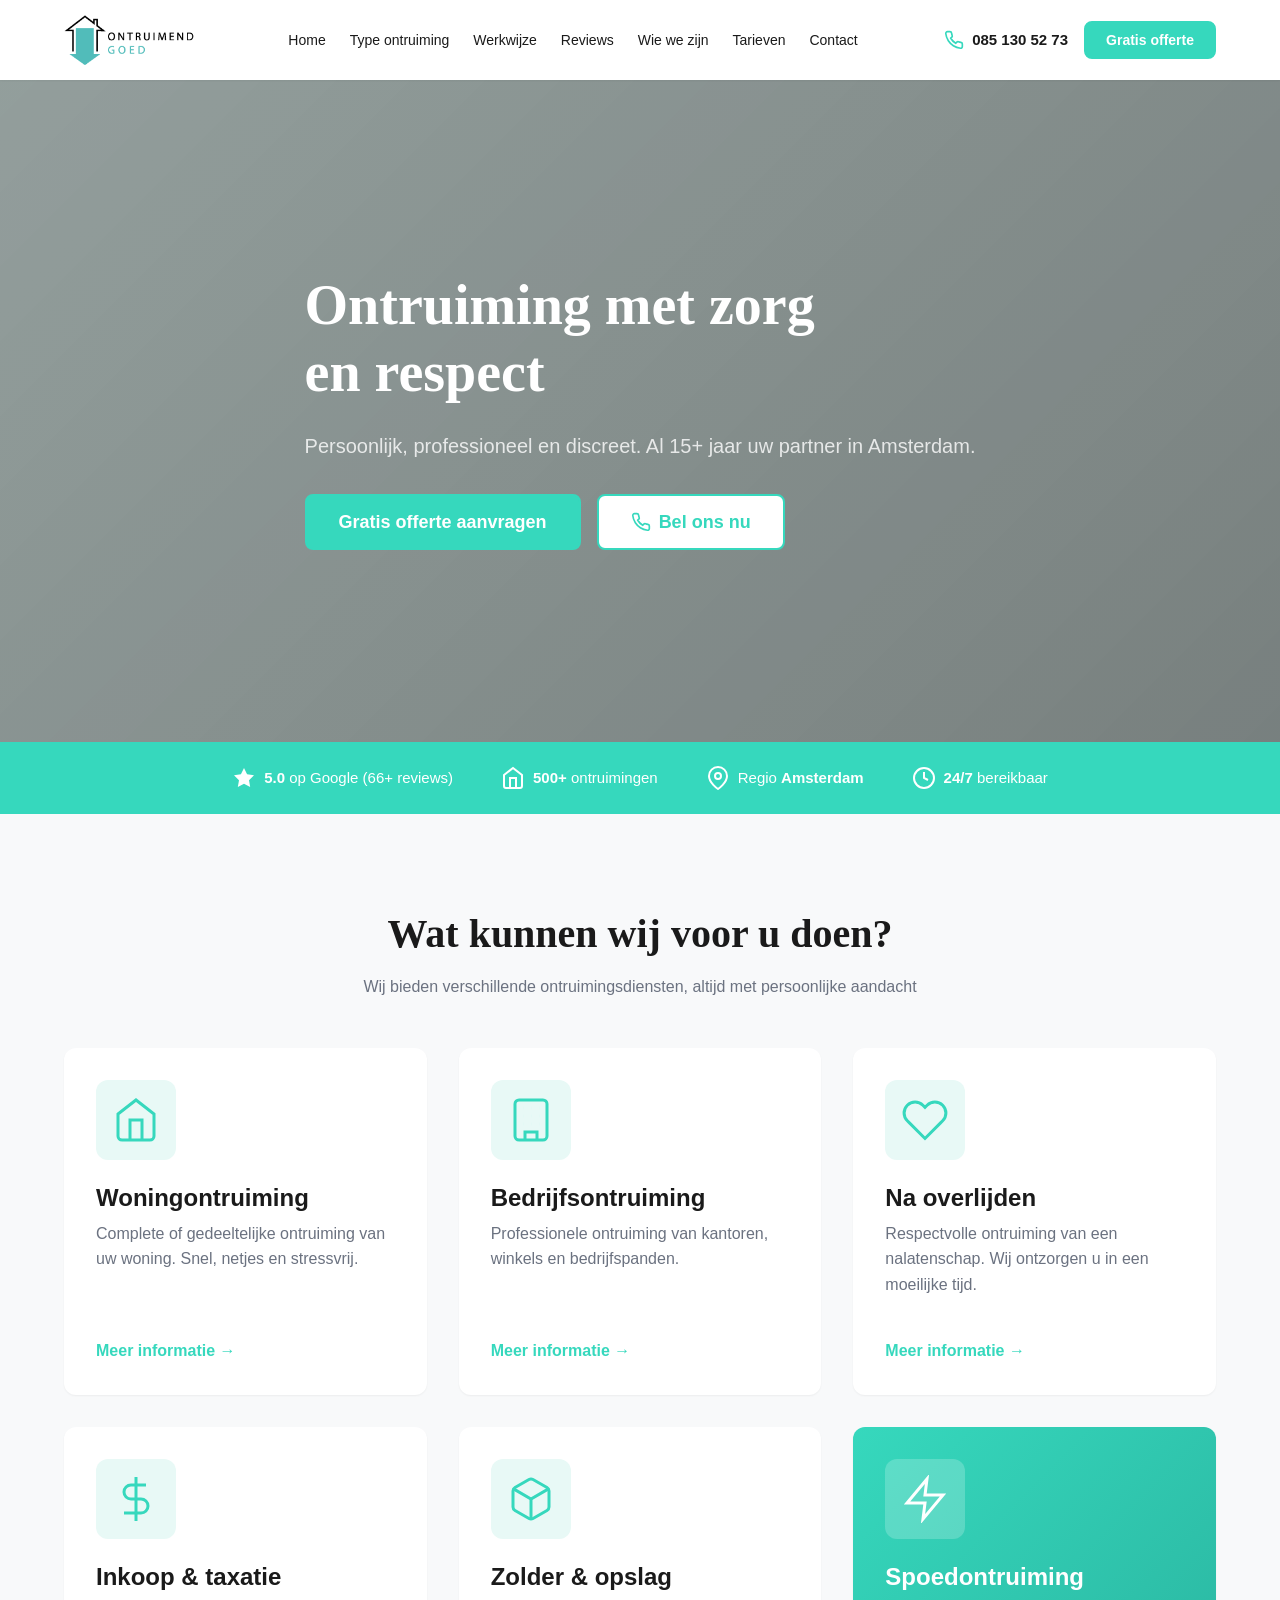
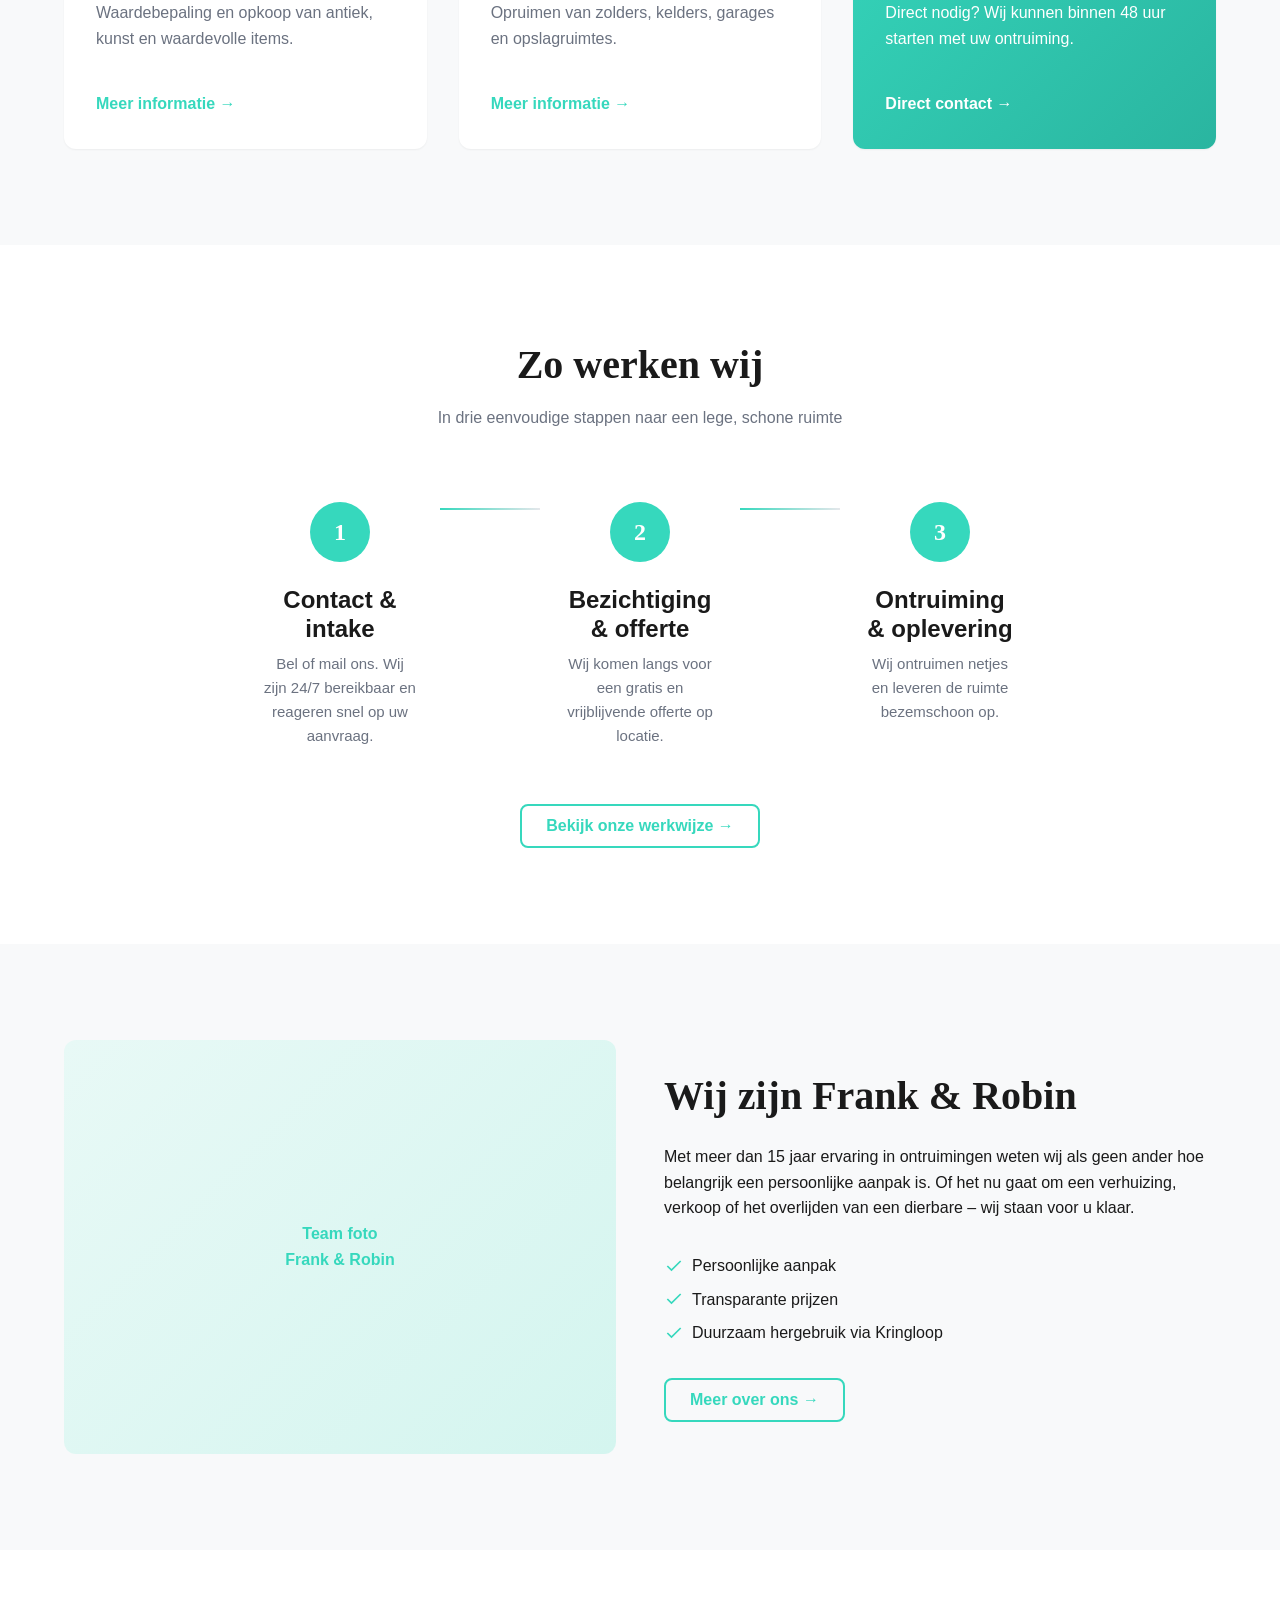
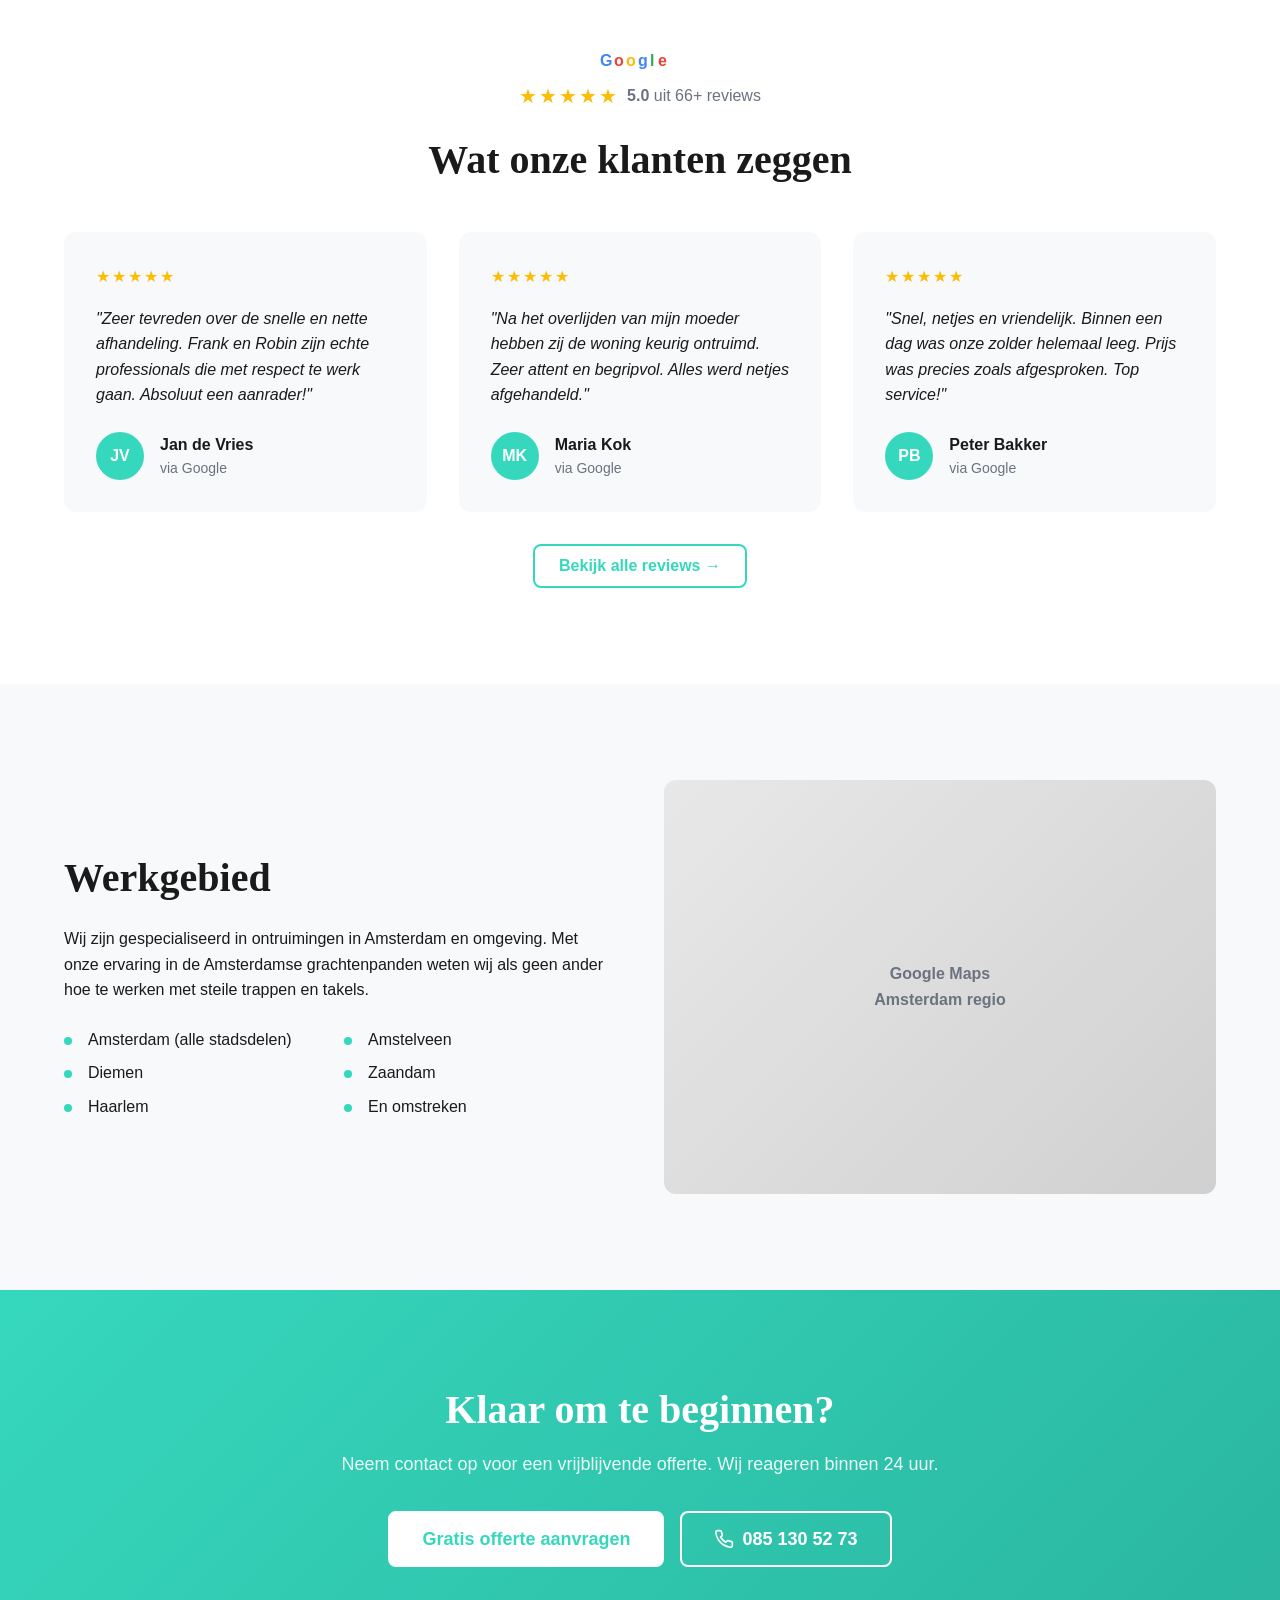
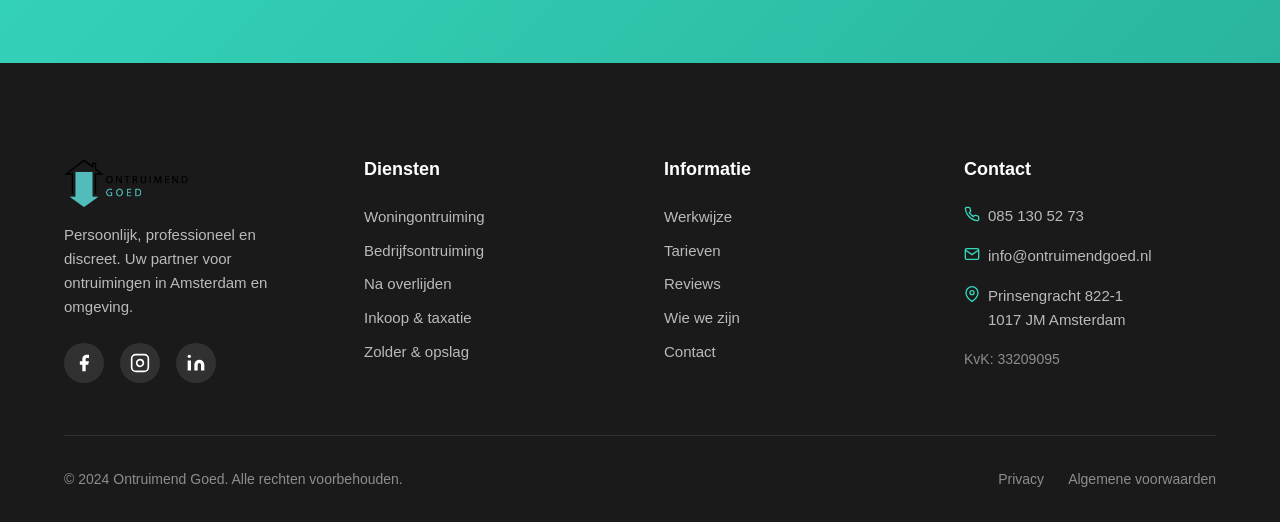
<file: index.html>
<!DOCTYPE html>
<html>
<head>
    <meta http-equiv="refresh" content="0; url=prototype/index.html">
    <meta charset="UTF-8">
    <title>Redirecting...</title>
</head>
<body>
    <p>Redirecting to prototype... <a href="prototype/index.html">Click here if not redirected</a></p>
</body>
</html>
</file>
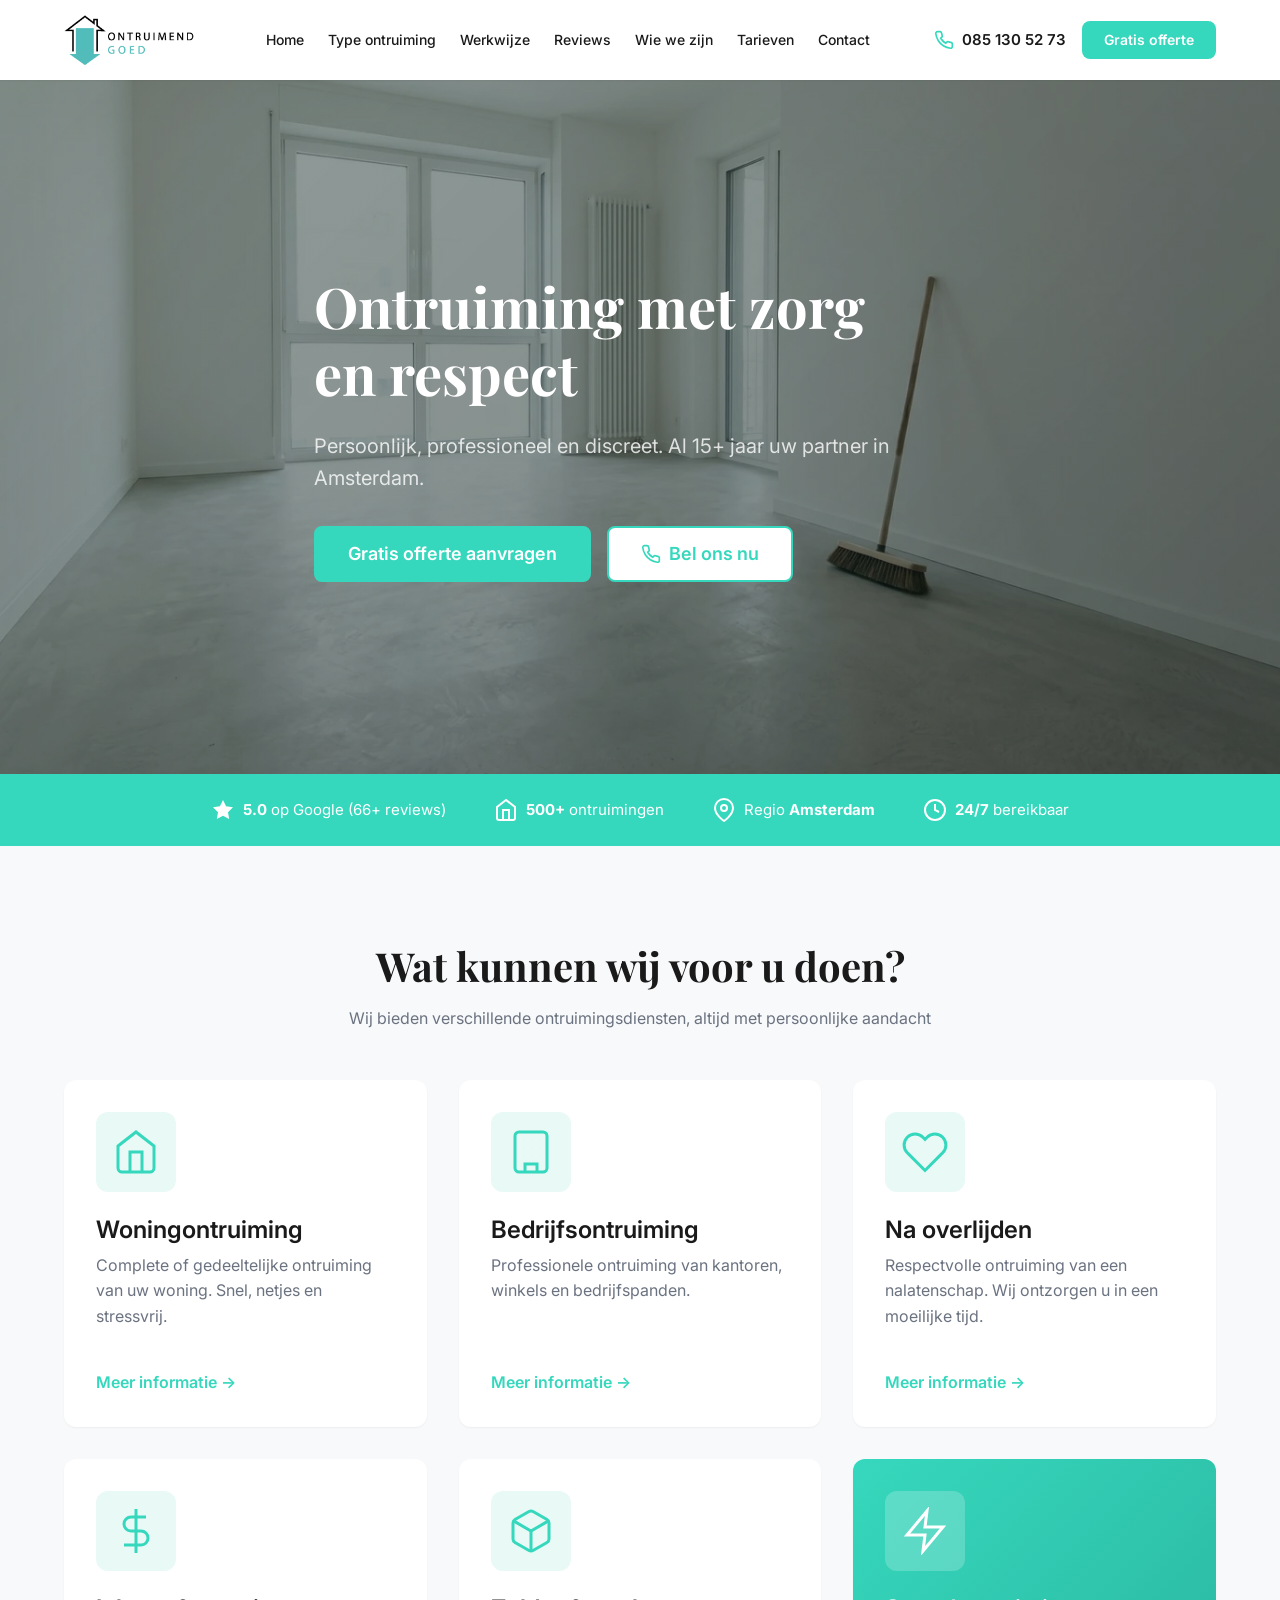
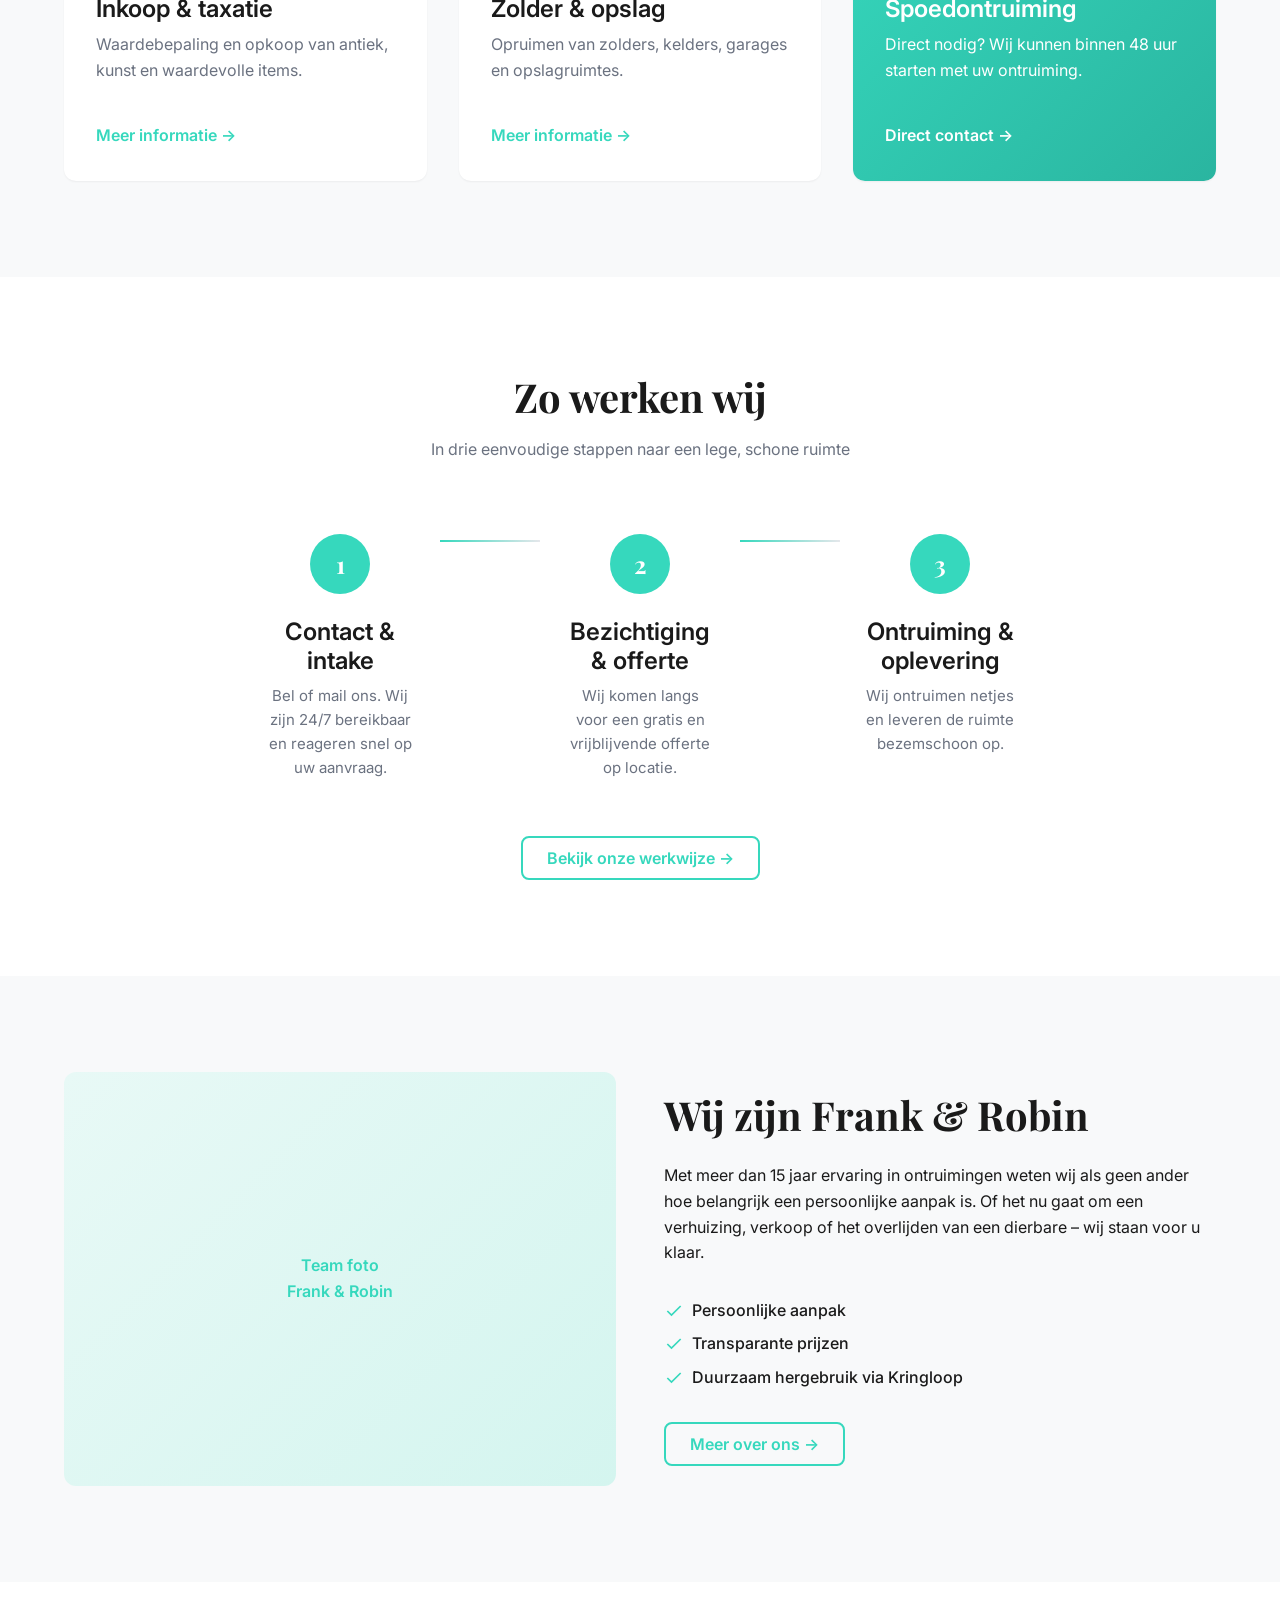
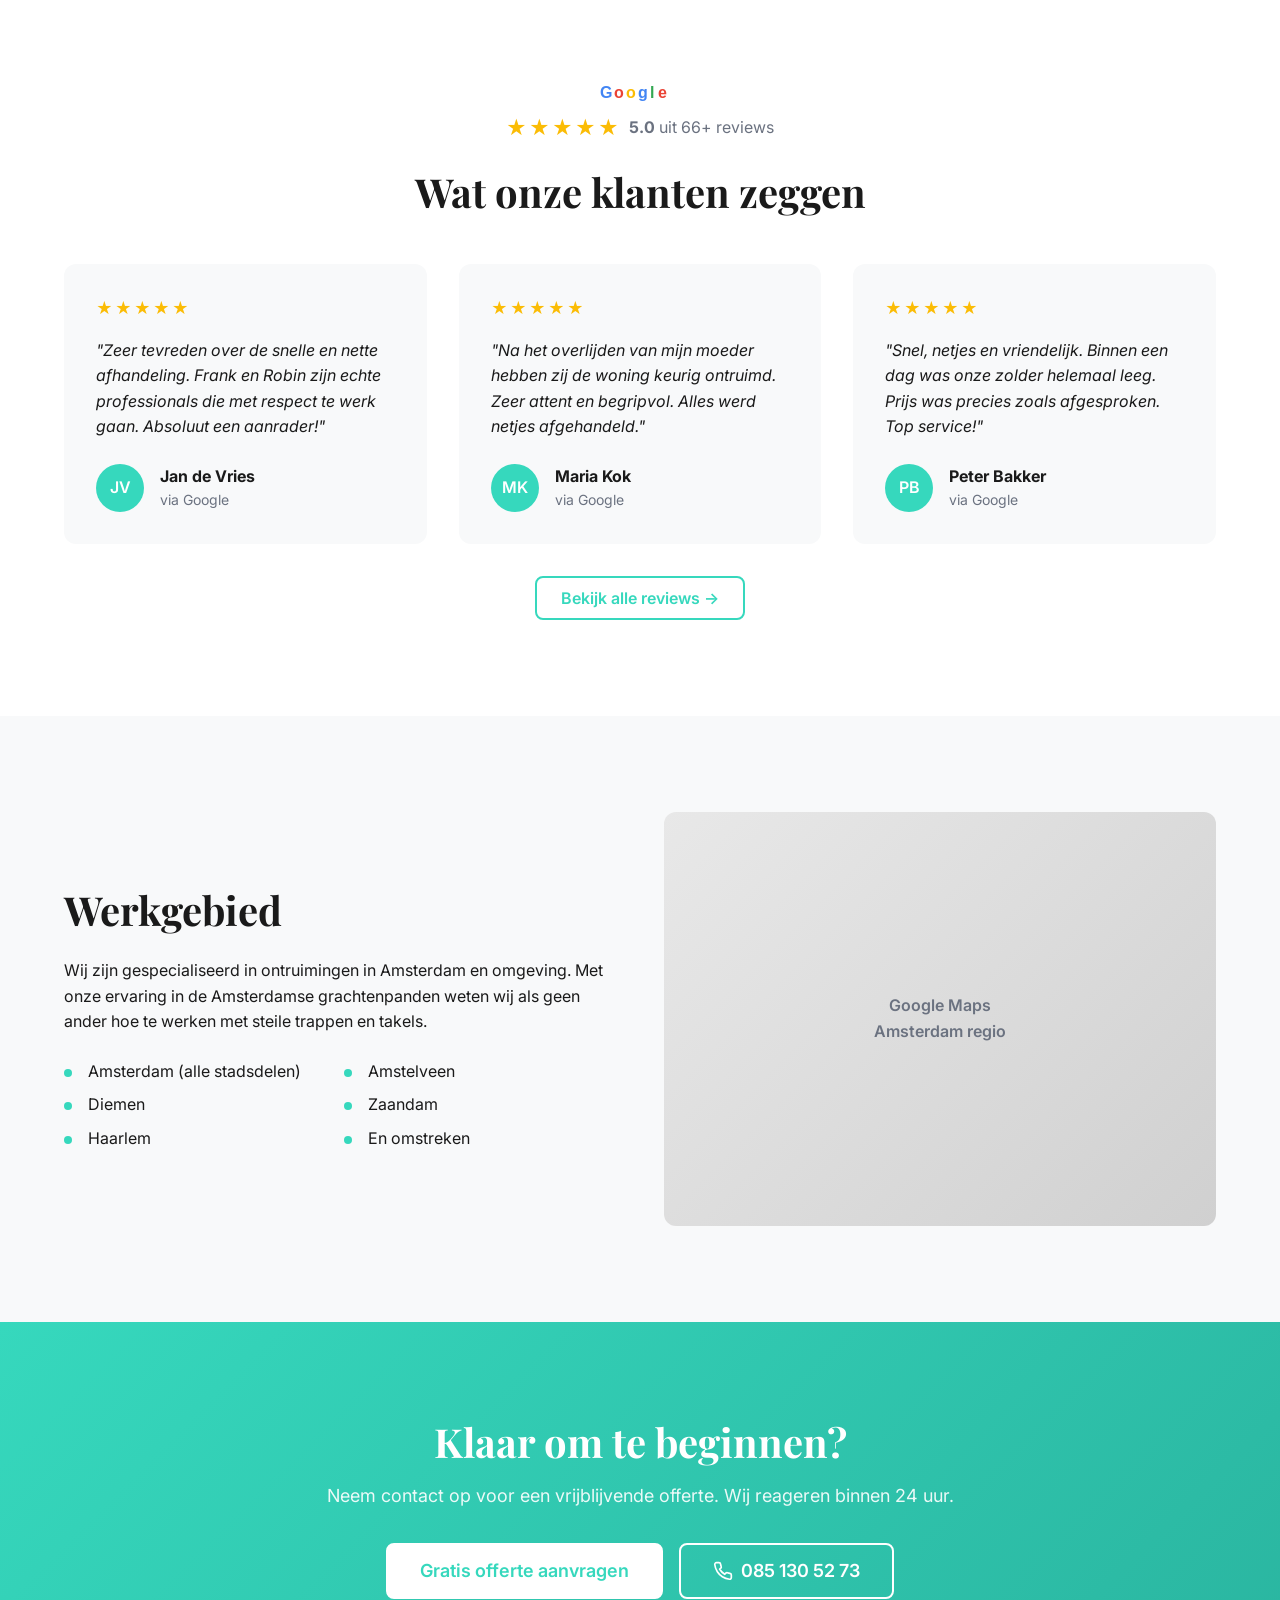
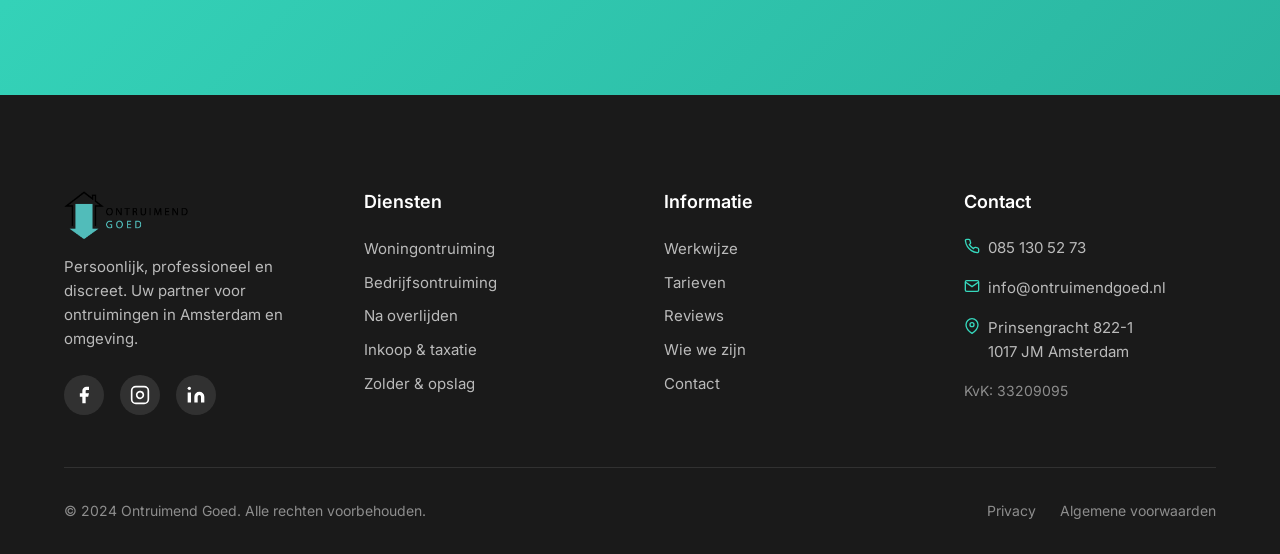
<file: docs/index.html>
<!DOCTYPE html>
<html lang="nl">
<head>
    <meta charset="UTF-8">
    <meta name="viewport" content="width=device-width, initial-scale=1.0">
    <title>Ontruimend Goed | Ontruiming met zorg en respect</title>
    <link rel="stylesheet" href="styles.css">
    <link rel="preconnect" href="https://fonts.googleapis.com">
    <link rel="preconnect" href="https://fonts.gstatic.com" crossorigin>
    <link href="https://fonts.googleapis.com/css2?family=Inter:wght@400;500;600;700&family=Playfair+Display:wght@600;700&display=swap" rel="stylesheet">
</head>
<body>
    <!-- Header -->
    <header class="header">
        <div class="container header-inner">
            <a href="/" class="logo">
                <img src="assets/ontruimendgoed_logo.png" alt="Ontruimend Goed" class="logo-image">
            </a>
            <nav class="nav">
                <ul class="nav-list">
                    <li><a href="/">Home</a></li>
                    <li class="has-dropdown">
                        <a href="wat-we-doen.html">Type ontruiming</a>
                        <ul class="dropdown">
                            <li><a href="woningontruiming.html">Woningontruiming</a></li>
                            <li><a href="bedrijfsontruiming.html">Bedrijfsontruiming</a></li>
                            <li><a href="ontruimingen-na-overlijden.html">Na overlijden</a></li>
                            <li><a href="inkoop-taxatie.html">Inkoop & taxatie</a></li>
                            <li><a href="zolder-opslag.html">Zolder & opslag</a></li>
                        </ul>
                    </li>
                    <li><a href="werkwijze.html">Werkwijze</a></li>
                    <li><a href="reviews.html">Reviews</a></li>
                    <li><a href="wie-we-zijn.html">Wie we zijn</a></li>
                    <li><a href="tarieven.html">Tarieven</a></li>
                    <li><a href="contact.html">Contact</a></li>
                </ul>
            </nav>
            <div class="header-cta">
                <a href="tel:0851305273" class="phone-link">
                    <svg width="20" height="20" viewBox="0 0 24 24" fill="none" stroke="currentColor" stroke-width="2">
                        <path d="M22 16.92v3a2 2 0 0 1-2.18 2 19.79 19.79 0 0 1-8.63-3.07 19.5 19.5 0 0 1-6-6 19.79 19.79 0 0 1-3.07-8.67A2 2 0 0 1 4.11 2h3a2 2 0 0 1 2 1.72 12.84 12.84 0 0 0 .7 2.81 2 2 0 0 1-.45 2.11L8.09 9.91a16 16 0 0 0 6 6l1.27-1.27a2 2 0 0 1 2.11-.45 12.84 12.84 0 0 0 2.81.7A2 2 0 0 1 22 16.92z"/>
                    </svg>
                    085 130 52 73
                </a>
                <a href="contact.html" class="btn btn-primary">Gratis offerte</a>
            </div>
            <button class="mobile-menu-btn" aria-label="Menu">
                <span></span>
                <span></span>
                <span></span>
            </button>
        </div>
    </header>

    <!-- Hero Section -->
    <section class="hero">
        <div class="hero-overlay"></div>
        <div class="container hero-content">
            <h1>Ontruiming met zorg<br>en respect</h1>
            <p class="hero-subtitle">Persoonlijk, professioneel en discreet. Al 15+ jaar uw partner in Amsterdam.</p>
            <div class="hero-buttons">
                <a href="contact.html" class="btn btn-primary btn-lg">Gratis offerte aanvragen</a>
                <a href="tel:0851305273" class="btn btn-secondary btn-lg">
                    <svg width="20" height="20" viewBox="0 0 24 24" fill="none" stroke="currentColor" stroke-width="2">
                        <path d="M22 16.92v3a2 2 0 0 1-2.18 2 19.79 19.79 0 0 1-8.63-3.07 19.5 19.5 0 0 1-6-6 19.79 19.79 0 0 1-3.07-8.67A2 2 0 0 1 4.11 2h3a2 2 0 0 1 2 1.72 12.84 12.84 0 0 0 .7 2.81 2 2 0 0 1-.45 2.11L8.09 9.91a16 16 0 0 0 6 6l1.27-1.27a2 2 0 0 1 2.11-.45 12.84 12.84 0 0 0 2.81.7A2 2 0 0 1 22 16.92z"/>
                    </svg>
                    Bel ons nu
                </a>
            </div>
        </div>
    </section>

    <!-- Trust Bar -->
    <section class="trust-bar">
        <div class="container">
            <div class="trust-items">
                <div class="trust-item">
                    <svg width="24" height="24" viewBox="0 0 24 24" fill="currentColor">
                        <path d="M12 2l3.09 6.26L22 9.27l-5 4.87 1.18 6.88L12 17.77l-6.18 3.25L7 14.14 2 9.27l6.91-1.01L12 2z"/>
                    </svg>
                    <span><strong>5.0</strong> op Google (66+ reviews)</span>
                </div>
                <div class="trust-item">
                    <svg width="24" height="24" viewBox="0 0 24 24" fill="none" stroke="currentColor" stroke-width="2">
                        <path d="M3 9l9-7 9 7v11a2 2 0 0 1-2 2H5a2 2 0 0 1-2-2z"/>
                        <polyline points="9 22 9 12 15 12 15 22"/>
                    </svg>
                    <span><strong>500+</strong> ontruimingen</span>
                </div>
                <div class="trust-item">
                    <svg width="24" height="24" viewBox="0 0 24 24" fill="none" stroke="currentColor" stroke-width="2">
                        <path d="M21 10c0 7-9 13-9 13s-9-6-9-13a9 9 0 0 1 18 0z"/>
                        <circle cx="12" cy="10" r="3"/>
                    </svg>
                    <span>Regio <strong>Amsterdam</strong></span>
                </div>
                <div class="trust-item">
                    <svg width="24" height="24" viewBox="0 0 24 24" fill="none" stroke="currentColor" stroke-width="2">
                        <circle cx="12" cy="12" r="10"/>
                        <polyline points="12 6 12 12 16 14"/>
                    </svg>
                    <span><strong>24/7</strong> bereikbaar</span>
                </div>
            </div>
        </div>
    </section>

    <!-- Services Section -->
    <section class="services">
        <div class="container">
            <h2 class="section-title">Wat kunnen wij voor u doen?</h2>
            <p class="section-subtitle">Wij bieden verschillende ontruimingsdiensten, altijd met persoonlijke aandacht</p>

            <div class="services-grid">
                <a href="woningontruiming.html" class="service-card">
                    <div class="service-icon">
                        <svg width="48" height="48" viewBox="0 0 24 24" fill="none" stroke="currentColor" stroke-width="1.5">
                            <path d="M3 9l9-7 9 7v11a2 2 0 0 1-2 2H5a2 2 0 0 1-2-2z"/>
                            <polyline points="9 22 9 12 15 12 15 22"/>
                        </svg>
                    </div>
                    <h3>Woningontruiming</h3>
                    <p>Complete of gedeeltelijke ontruiming van uw woning. Snel, netjes en stressvrij.</p>
                    <span class="service-link">Meer informatie →</span>
                </a>

                <a href="bedrijfsontruiming.html" class="service-card">
                    <div class="service-icon">
                        <svg width="48" height="48" viewBox="0 0 24 24" fill="none" stroke="currentColor" stroke-width="1.5">
                            <rect x="4" y="2" width="16" height="20" rx="2" ry="2"/>
                            <path d="M9 22v-4h6v4"/>
                            <path d="M8 6h.01M16 6h.01M12 6h.01M8 10h.01M16 10h.01M12 10h.01M8 14h.01M16 14h.01M12 14h.01"/>
                        </svg>
                    </div>
                    <h3>Bedrijfsontruiming</h3>
                    <p>Professionele ontruiming van kantoren, winkels en bedrijfspanden.</p>
                    <span class="service-link">Meer informatie →</span>
                </a>

                <a href="ontruimingen-na-overlijden.html" class="service-card">
                    <div class="service-icon">
                        <svg width="48" height="48" viewBox="0 0 24 24" fill="none" stroke="currentColor" stroke-width="1.5">
                            <path d="M20.84 4.61a5.5 5.5 0 0 0-7.78 0L12 5.67l-1.06-1.06a5.5 5.5 0 0 0-7.78 7.78l1.06 1.06L12 21.23l7.78-7.78 1.06-1.06a5.5 5.5 0 0 0 0-7.78z"/>
                        </svg>
                    </div>
                    <h3>Na overlijden</h3>
                    <p>Respectvolle ontruiming van een nalatenschap. Wij ontzorgen u in een moeilijke tijd.</p>
                    <span class="service-link">Meer informatie →</span>
                </a>

                <a href="inkoop-taxatie.html" class="service-card">
                    <div class="service-icon">
                        <svg width="48" height="48" viewBox="0 0 24 24" fill="none" stroke="currentColor" stroke-width="1.5">
                            <line x1="12" y1="1" x2="12" y2="23"/>
                            <path d="M17 5H9.5a3.5 3.5 0 0 0 0 7h5a3.5 3.5 0 0 1 0 7H6"/>
                        </svg>
                    </div>
                    <h3>Inkoop & taxatie</h3>
                    <p>Waardebepaling en opkoop van antiek, kunst en waardevolle items.</p>
                    <span class="service-link">Meer informatie →</span>
                </a>

                <a href="zolder-opslag.html" class="service-card">
                    <div class="service-icon">
                        <svg width="48" height="48" viewBox="0 0 24 24" fill="none" stroke="currentColor" stroke-width="1.5">
                            <path d="M21 16V8a2 2 0 0 0-1-1.73l-7-4a2 2 0 0 0-2 0l-7 4A2 2 0 0 0 3 8v8a2 2 0 0 0 1 1.73l7 4a2 2 0 0 0 2 0l7-4A2 2 0 0 0 21 16z"/>
                            <polyline points="3.27 6.96 12 12.01 20.73 6.96"/>
                            <line x1="12" y1="22.08" x2="12" y2="12"/>
                        </svg>
                    </div>
                    <h3>Zolder & opslag</h3>
                    <p>Opruimen van zolders, kelders, garages en opslagruimtes.</p>
                    <span class="service-link">Meer informatie →</span>
                </a>

                <a href="contact.html" class="service-card service-card-highlight">
                    <div class="service-icon">
                        <svg width="48" height="48" viewBox="0 0 24 24" fill="none" stroke="currentColor" stroke-width="1.5">
                            <polygon points="13 2 3 14 12 14 11 22 21 10 12 10 13 2"/>
                        </svg>
                    </div>
                    <h3>Spoedontruiming</h3>
                    <p>Direct nodig? Wij kunnen binnen 48 uur starten met uw ontruiming.</p>
                    <span class="service-link">Direct contact →</span>
                </a>
            </div>
        </div>
    </section>

    <!-- How It Works -->
    <section class="how-it-works">
        <div class="container">
            <h2 class="section-title">Zo werken wij</h2>
            <p class="section-subtitle">In drie eenvoudige stappen naar een lege, schone ruimte</p>

            <div class="steps">
                <div class="step">
                    <div class="step-number">1</div>
                    <div class="step-content">
                        <h3>Contact & intake</h3>
                        <p>Bel of mail ons. Wij zijn 24/7 bereikbaar en reageren snel op uw aanvraag.</p>
                    </div>
                </div>
                <div class="step-line"></div>
                <div class="step">
                    <div class="step-number">2</div>
                    <div class="step-content">
                        <h3>Bezichtiging & offerte</h3>
                        <p>Wij komen langs voor een gratis en vrijblijvende offerte op locatie.</p>
                    </div>
                </div>
                <div class="step-line"></div>
                <div class="step">
                    <div class="step-number">3</div>
                    <div class="step-content">
                        <h3>Ontruiming & oplevering</h3>
                        <p>Wij ontruimen netjes en leveren de ruimte bezemschoon op.</p>
                    </div>
                </div>
            </div>

            <div class="text-center mt-lg">
                <a href="werkwijze.html" class="btn btn-outline">Bekijk onze werkwijze →</a>
            </div>
        </div>
    </section>

    <!-- About Preview -->
    <section class="about-preview">
        <div class="container">
            <div class="about-grid">
                <div class="about-image">
                    <div class="about-image-placeholder">
                        <span>Team foto<br>Frank & Robin</span>
                    </div>
                </div>
                <div class="about-content">
                    <h2>Wij zijn Frank & Robin</h2>
                    <p>Met meer dan 15 jaar ervaring in ontruimingen weten wij als geen ander hoe belangrijk een persoonlijke aanpak is. Of het nu gaat om een verhuizing, verkoop of het overlijden van een dierbare – wij staan voor u klaar.</p>

                    <ul class="check-list">
                        <li>
                            <svg width="20" height="20" viewBox="0 0 24 24" fill="none" stroke="currentColor" stroke-width="2">
                                <polyline points="20 6 9 17 4 12"/>
                            </svg>
                            Persoonlijke aanpak
                        </li>
                        <li>
                            <svg width="20" height="20" viewBox="0 0 24 24" fill="none" stroke="currentColor" stroke-width="2">
                                <polyline points="20 6 9 17 4 12"/>
                            </svg>
                            Transparante prijzen
                        </li>
                        <li>
                            <svg width="20" height="20" viewBox="0 0 24 24" fill="none" stroke="currentColor" stroke-width="2">
                                <polyline points="20 6 9 17 4 12"/>
                            </svg>
                            Duurzaam hergebruik via Kringloop
                        </li>
                    </ul>

                    <a href="wie-we-zijn.html" class="btn btn-outline">Meer over ons →</a>
                </div>
            </div>
        </div>
    </section>

    <!-- Reviews Section -->
    <section class="reviews">
        <div class="container">
            <div class="reviews-header">
                <div class="google-rating">
                    <svg class="google-logo" width="80" height="26" viewBox="0 0 80 26">
                        <text x="0" y="20" fill="#4285F4" font-family="Arial" font-weight="bold" font-size="16">G</text>
                        <text x="14" y="20" fill="#EA4335" font-family="Arial" font-weight="bold" font-size="16">o</text>
                        <text x="26" y="20" fill="#FBBC05" font-family="Arial" font-weight="bold" font-size="16">o</text>
                        <text x="38" y="20" fill="#4285F4" font-family="Arial" font-weight="bold" font-size="16">g</text>
                        <text x="50" y="20" fill="#34A853" font-family="Arial" font-weight="bold" font-size="16">l</text>
                        <text x="58" y="20" fill="#EA4335" font-family="Arial" font-weight="bold" font-size="16">e</text>
                    </svg>
                    <div class="rating-stars">
                        <span class="stars">★★★★★</span>
                        <span class="rating-text"><strong>5.0</strong> uit 66+ reviews</span>
                    </div>
                </div>
                <h2 class="section-title">Wat onze klanten zeggen</h2>
            </div>

            <div class="reviews-grid">
                <div class="review-card">
                    <div class="review-stars">★★★★★</div>
                    <p class="review-text">"Zeer tevreden over de snelle en nette afhandeling. Frank en Robin zijn echte professionals die met respect te werk gaan. Absoluut een aanrader!"</p>
                    <div class="review-author">
                        <div class="author-avatar">JV</div>
                        <div class="author-info">
                            <strong>Jan de Vries</strong>
                            <span>via Google</span>
                        </div>
                    </div>
                </div>

                <div class="review-card">
                    <div class="review-stars">★★★★★</div>
                    <p class="review-text">"Na het overlijden van mijn moeder hebben zij de woning keurig ontruimd. Zeer attent en begripvol. Alles werd netjes afgehandeld."</p>
                    <div class="review-author">
                        <div class="author-avatar">MK</div>
                        <div class="author-info">
                            <strong>Maria Kok</strong>
                            <span>via Google</span>
                        </div>
                    </div>
                </div>

                <div class="review-card">
                    <div class="review-stars">★★★★★</div>
                    <p class="review-text">"Snel, netjes en vriendelijk. Binnen een dag was onze zolder helemaal leeg. Prijs was precies zoals afgesproken. Top service!"</p>
                    <div class="review-author">
                        <div class="author-avatar">PB</div>
                        <div class="author-info">
                            <strong>Peter Bakker</strong>
                            <span>via Google</span>
                        </div>
                    </div>
                </div>
            </div>

            <div class="text-center mt-lg">
                <a href="reviews.html" class="btn btn-outline">Bekijk alle reviews →</a>
            </div>
        </div>
    </section>

    <!-- Service Area -->
    <section class="service-area">
        <div class="container">
            <div class="area-grid">
                <div class="area-content">
                    <h2>Werkgebied</h2>
                    <p>Wij zijn gespecialiseerd in ontruimingen in Amsterdam en omgeving. Met onze ervaring in de Amsterdamse grachtenpanden weten wij als geen ander hoe te werken met steile trappen en takels.</p>

                    <ul class="area-list">
                        <li>Amsterdam (alle stadsdelen)</li>
                        <li>Amstelveen</li>
                        <li>Diemen</li>
                        <li>Zaandam</li>
                        <li>Haarlem</li>
                        <li>En omstreken</li>
                    </ul>
                </div>
                <div class="area-map">
                    <div class="map-placeholder">
                        <span>Google Maps<br>Amsterdam regio</span>
                    </div>
                </div>
            </div>
        </div>
    </section>

    <!-- Final CTA -->
    <section class="final-cta">
        <div class="container">
            <h2>Klaar om te beginnen?</h2>
            <p>Neem contact op voor een vrijblijvende offerte. Wij reageren binnen 24 uur.</p>
            <div class="cta-buttons">
                <a href="contact.html" class="btn btn-white btn-lg">Gratis offerte aanvragen</a>
                <a href="tel:0851305273" class="btn btn-outline-white btn-lg">
                    <svg width="20" height="20" viewBox="0 0 24 24" fill="none" stroke="currentColor" stroke-width="2">
                        <path d="M22 16.92v3a2 2 0 0 1-2.18 2 19.79 19.79 0 0 1-8.63-3.07 19.5 19.5 0 0 1-6-6 19.79 19.79 0 0 1-3.07-8.67A2 2 0 0 1 4.11 2h3a2 2 0 0 1 2 1.72 12.84 12.84 0 0 0 .7 2.81 2 2 0 0 1-.45 2.11L8.09 9.91a16 16 0 0 0 6 6l1.27-1.27a2 2 0 0 1 2.11-.45 12.84 12.84 0 0 0 2.81.7A2 2 0 0 1 22 16.92z"/>
                    </svg>
                    085 130 52 73
                </a>
            </div>
        </div>
    </section>

    <!-- Footer -->
    <footer class="footer">
        <div class="container">
            <div class="footer-grid">
                <div class="footer-brand">
                    <img src="assets/ontruimendgoed_logo.png" alt="Ontruimend Goed" class="footer-logo">
                    <p>Persoonlijk, professioneel en discreet. Uw partner voor ontruimingen in Amsterdam en omgeving.</p>
                    <div class="footer-social">
                        <a href="#" aria-label="Facebook">
                            <svg width="20" height="20" viewBox="0 0 24 24" fill="currentColor">
                                <path d="M18 2h-3a5 5 0 0 0-5 5v3H7v4h3v8h4v-8h3l1-4h-4V7a1 1 0 0 1 1-1h3z"/>
                            </svg>
                        </a>
                        <a href="#" aria-label="Instagram">
                            <svg width="20" height="20" viewBox="0 0 24 24" fill="none" stroke="currentColor" stroke-width="2">
                                <rect x="2" y="2" width="20" height="20" rx="5" ry="5"/>
                                <path d="M16 11.37A4 4 0 1 1 12.63 8 4 4 0 0 1 16 11.37z"/>
                                <line x1="17.5" y1="6.5" x2="17.51" y2="6.5"/>
                            </svg>
                        </a>
                        <a href="#" aria-label="LinkedIn">
                            <svg width="20" height="20" viewBox="0 0 24 24" fill="currentColor">
                                <path d="M16 8a6 6 0 0 1 6 6v7h-4v-7a2 2 0 0 0-2-2 2 2 0 0 0-2 2v7h-4v-7a6 6 0 0 1 6-6z"/>
                                <rect x="2" y="9" width="4" height="12"/>
                                <circle cx="4" cy="4" r="2"/>
                            </svg>
                        </a>
                    </div>
                </div>

                <div class="footer-links">
                    <h4>Diensten</h4>
                    <ul>
                        <li><a href="woningontruiming.html">Woningontruiming</a></li>
                        <li><a href="bedrijfsontruiming.html">Bedrijfsontruiming</a></li>
                        <li><a href="ontruimingen-na-overlijden.html">Na overlijden</a></li>
                        <li><a href="inkoop-taxatie.html">Inkoop & taxatie</a></li>
                        <li><a href="zolder-opslag.html">Zolder & opslag</a></li>
                    </ul>
                </div>

                <div class="footer-links">
                    <h4>Informatie</h4>
                    <ul>
                        <li><a href="werkwijze.html">Werkwijze</a></li>
                        <li><a href="tarieven.html">Tarieven</a></li>
                        <li><a href="reviews.html">Reviews</a></li>
                        <li><a href="wie-we-zijn.html">Wie we zijn</a></li>
                        <li><a href="contact.html">Contact</a></li>
                    </ul>
                </div>

                <div class="footer-contact">
                    <h4>Contact</h4>
                    <ul>
                        <li>
                            <svg width="16" height="16" viewBox="0 0 24 24" fill="none" stroke="currentColor" stroke-width="2">
                                <path d="M22 16.92v3a2 2 0 0 1-2.18 2 19.79 19.79 0 0 1-8.63-3.07 19.5 19.5 0 0 1-6-6 19.79 19.79 0 0 1-3.07-8.67A2 2 0 0 1 4.11 2h3a2 2 0 0 1 2 1.72 12.84 12.84 0 0 0 .7 2.81 2 2 0 0 1-.45 2.11L8.09 9.91a16 16 0 0 0 6 6l1.27-1.27a2 2 0 0 1 2.11-.45 12.84 12.84 0 0 0 2.81.7A2 2 0 0 1 22 16.92z"/>
                            </svg>
                            <a href="tel:0851305273">085 130 52 73</a>
                        </li>
                        <li>
                            <svg width="16" height="16" viewBox="0 0 24 24" fill="none" stroke="currentColor" stroke-width="2">
                                <path d="M4 4h16c1.1 0 2 .9 2 2v12c0 1.1-.9 2-2 2H4c-1.1 0-2-.9-2-2V6c0-1.1.9-2 2-2z"/>
                                <polyline points="22,6 12,13 2,6"/>
                            </svg>
                            <a href="mailto:info@ontruimendgoed.nl">info@ontruimendgoed.nl</a>
                        </li>
                        <li>
                            <svg width="16" height="16" viewBox="0 0 24 24" fill="none" stroke="currentColor" stroke-width="2">
                                <path d="M21 10c0 7-9 13-9 13s-9-6-9-13a9 9 0 0 1 18 0z"/>
                                <circle cx="12" cy="10" r="3"/>
                            </svg>
                            <span>Prinsengracht 822-1<br>1017 JM Amsterdam</span>
                        </li>
                        <li>
                            <span class="kvk">KvK: 33209095</span>
                        </li>
                    </ul>
                </div>
            </div>

            <div class="footer-bottom">
                <p>&copy; 2024 Ontruimend Goed. Alle rechten voorbehouden.</p>
                <div class="footer-legal">
                    <a href="#">Privacy</a>
                    <a href="#">Algemene voorwaarden</a>
                </div>
            </div>
        </div>
    </footer>

    <!-- Mobile Bottom Bar -->
    <div class="mobile-bottom-bar">
        <a href="tel:0851305273" class="mobile-btn">
            <svg width="24" height="24" viewBox="0 0 24 24" fill="none" stroke="currentColor" stroke-width="2">
                <path d="M22 16.92v3a2 2 0 0 1-2.18 2 19.79 19.79 0 0 1-8.63-3.07 19.5 19.5 0 0 1-6-6 19.79 19.79 0 0 1-3.07-8.67A2 2 0 0 1 4.11 2h3a2 2 0 0 1 2 1.72 12.84 12.84 0 0 0 .7 2.81 2 2 0 0 1-.45 2.11L8.09 9.91a16 16 0 0 0 6 6l1.27-1.27a2 2 0 0 1 2.11-.45 12.84 12.84 0 0 0 2.81.7A2 2 0 0 1 22 16.92z"/>
            </svg>
            Bel ons
        </a>
        <a href="https://wa.me/31851305273" class="mobile-btn whatsapp">
            <svg width="24" height="24" viewBox="0 0 24 24" fill="currentColor">
                <path d="M17.472 14.382c-.297-.149-1.758-.867-2.03-.967-.273-.099-.471-.148-.67.15-.197.297-.767.966-.94 1.164-.173.199-.347.223-.644.075-.297-.15-1.255-.463-2.39-1.475-.883-.788-1.48-1.761-1.653-2.059-.173-.297-.018-.458.13-.606.134-.133.298-.347.446-.52.149-.174.198-.298.298-.497.099-.198.05-.371-.025-.52-.075-.149-.669-1.612-.916-2.207-.242-.579-.487-.5-.669-.51-.173-.008-.371-.01-.57-.01-.198 0-.52.074-.792.372-.272.297-1.04 1.016-1.04 2.479 0 1.462 1.065 2.875 1.213 3.074.149.198 2.096 3.2 5.077 4.487.709.306 1.262.489 1.694.625.712.227 1.36.195 1.871.118.571-.085 1.758-.719 2.006-1.413.248-.694.248-1.289.173-1.413-.074-.124-.272-.198-.57-.347m-5.421 7.403h-.004a9.87 9.87 0 01-5.031-1.378l-.361-.214-3.741.982.998-3.648-.235-.374a9.86 9.86 0 01-1.51-5.26c.001-5.45 4.436-9.884 9.888-9.884 2.64 0 5.122 1.03 6.988 2.898a9.825 9.825 0 012.893 6.994c-.003 5.45-4.437 9.884-9.885 9.884m8.413-18.297A11.815 11.815 0 0012.05 0C5.495 0 .16 5.335.157 11.892c0 2.096.547 4.142 1.588 5.945L.057 24l6.305-1.654a11.882 11.882 0 005.683 1.448h.005c6.554 0 11.89-5.335 11.893-11.893a11.821 11.821 0 00-3.48-8.413z"/>
            </svg>
            WhatsApp
        </a>
    </div>

    <script src="script.js"></script>
</body>
</html>
</file>
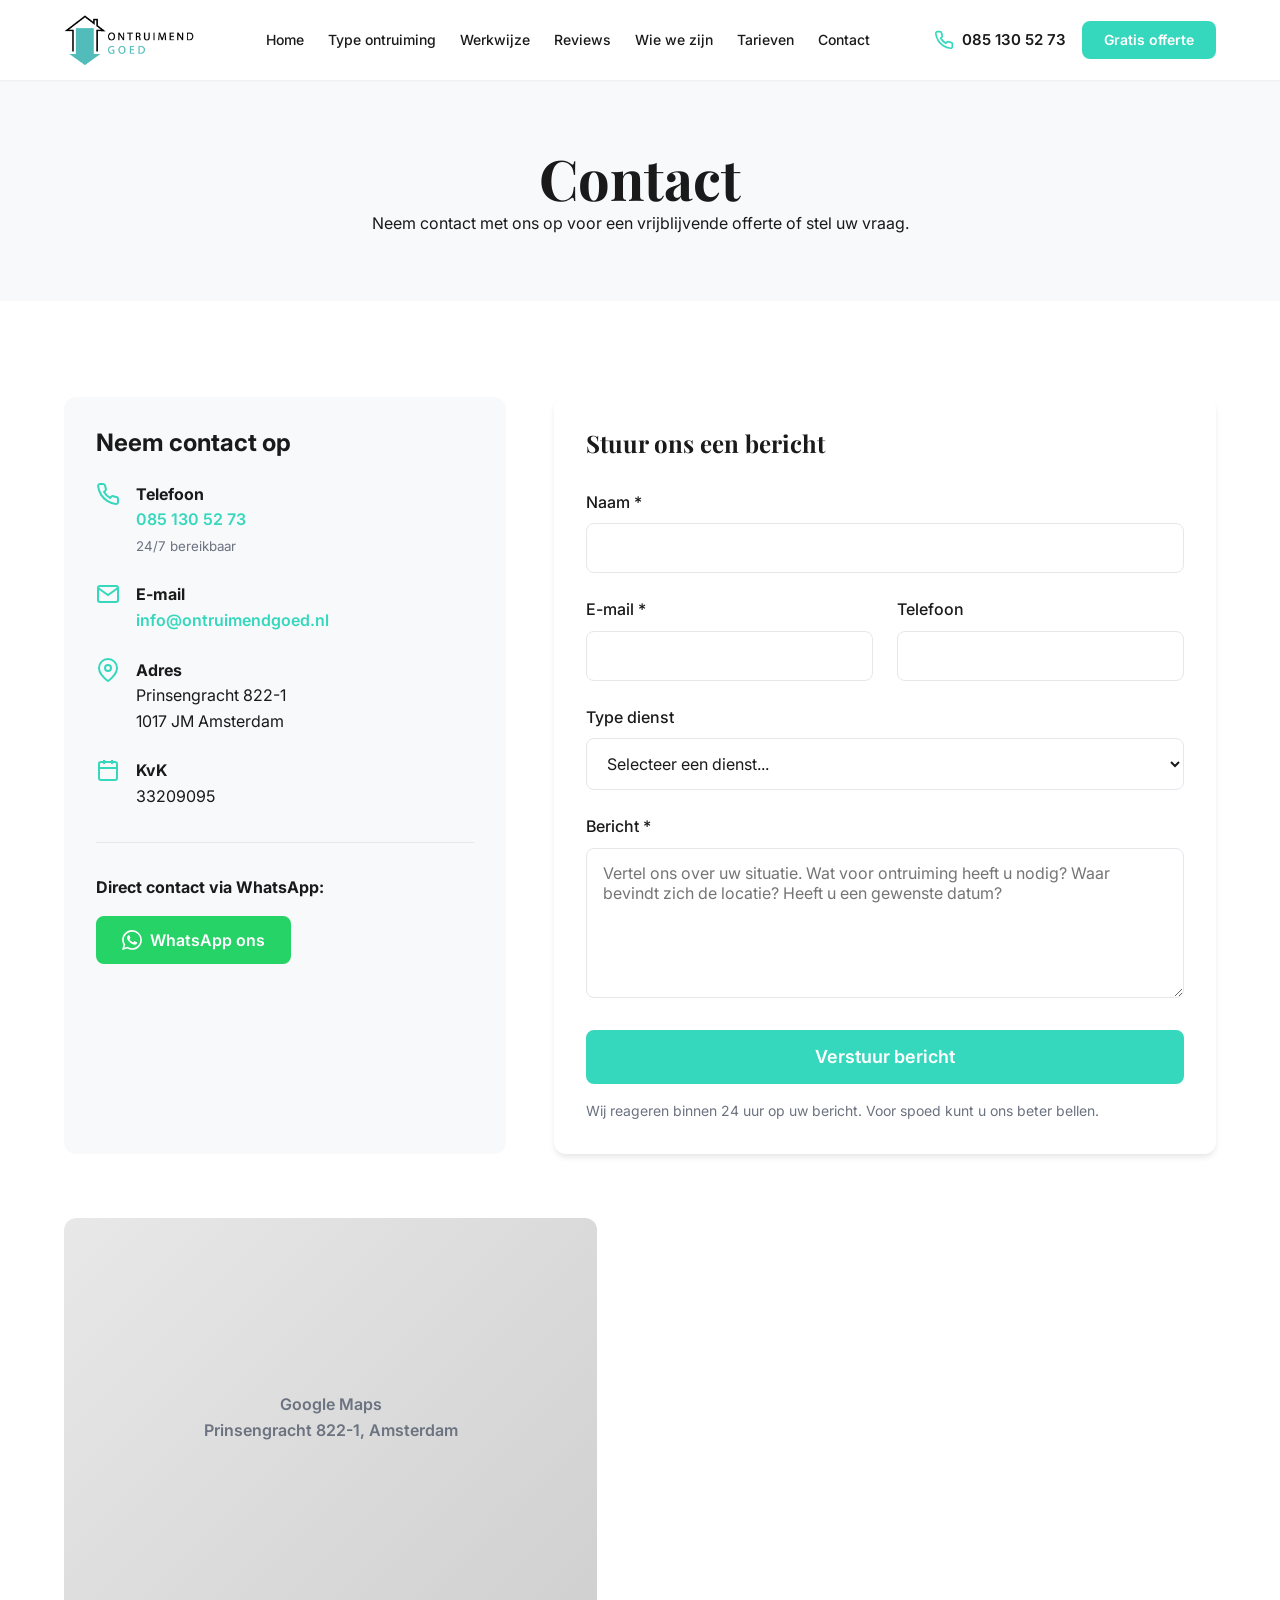
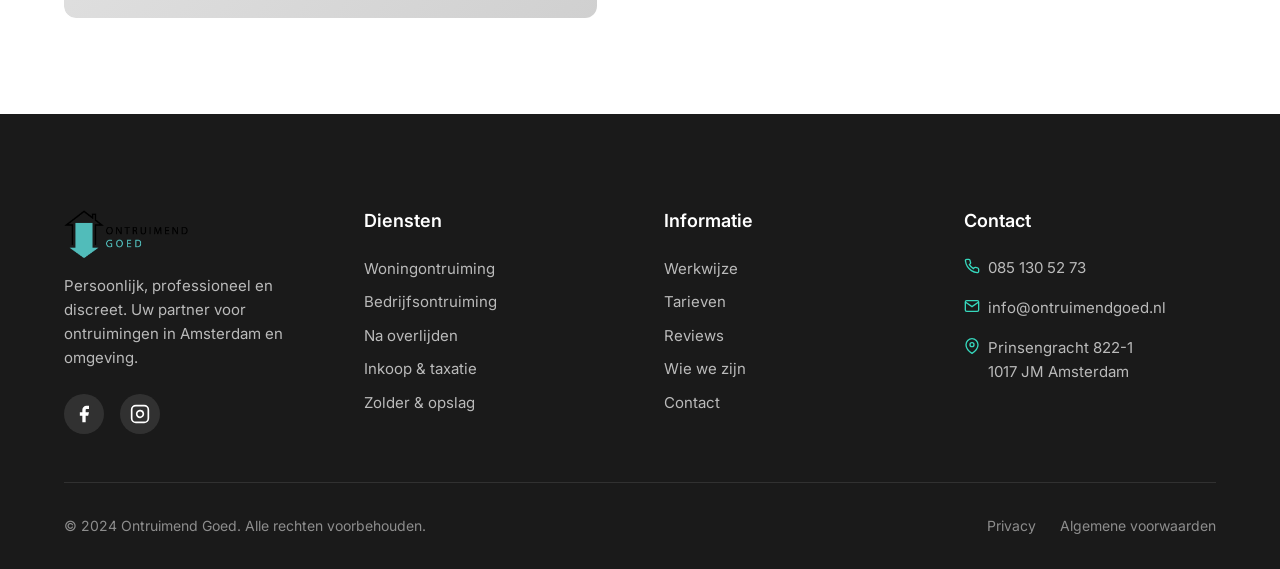
<file: docs/contact.html>
<!DOCTYPE html>
<html lang="nl">
<head>
    <meta charset="UTF-8">
    <meta name="viewport" content="width=device-width, initial-scale=1.0">
    <title>Contact | Ontruimend Goed</title>
    <link rel="stylesheet" href="styles.css">
    <link rel="preconnect" href="https://fonts.googleapis.com">
    <link rel="preconnect" href="https://fonts.gstatic.com" crossorigin>
    <link href="https://fonts.googleapis.com/css2?family=Inter:wght@400;500;600;700&family=Playfair+Display:wght@600;700&display=swap" rel="stylesheet">
</head>
<body>
    <!-- Header -->
    <header class="header">
        <div class="container header-inner">
            <a href="index.html" class="logo">
                <img src="assets/ontruimendgoed_logo.png" alt="Ontruimend Goed" class="logo-image">
            </a>
            <nav class="nav">
                <ul class="nav-list">
                    <li><a href="index.html">Home</a></li>
                    <li class="has-dropdown">
                        <a href="wat-we-doen.html">Type ontruiming</a>
                        <ul class="dropdown">
                            <li><a href="woningontruiming.html">Woningontruiming</a></li>
                            <li><a href="bedrijfsontruiming.html">Bedrijfsontruiming</a></li>
                            <li><a href="ontruimingen-na-overlijden.html">Na overlijden</a></li>
                            <li><a href="inkoop-taxatie.html">Inkoop & taxatie</a></li>
                            <li><a href="zolder-opslag.html">Zolder & opslag</a></li>
                        </ul>
                    </li>
                    <li><a href="werkwijze.html">Werkwijze</a></li>
                    <li><a href="reviews.html">Reviews</a></li>
                    <li><a href="wie-we-zijn.html">Wie we zijn</a></li>
                    <li><a href="tarieven.html">Tarieven</a></li>
                    <li><a href="contact.html">Contact</a></li>
                </ul>
            </nav>
            <div class="header-cta">
                <a href="tel:0851305273" class="phone-link">
                    <svg width="20" height="20" viewBox="0 0 24 24" fill="none" stroke="currentColor" stroke-width="2">
                        <path d="M22 16.92v3a2 2 0 0 1-2.18 2 19.79 19.79 0 0 1-8.63-3.07 19.5 19.5 0 0 1-6-6 19.79 19.79 0 0 1-3.07-8.67A2 2 0 0 1 4.11 2h3a2 2 0 0 1 2 1.72 12.84 12.84 0 0 0 .7 2.81 2 2 0 0 1-.45 2.11L8.09 9.91a16 16 0 0 0 6 6l1.27-1.27a2 2 0 0 1 2.11-.45 12.84 12.84 0 0 0 2.81.7A2 2 0 0 1 22 16.92z"/>
                    </svg>
                    085 130 52 73
                </a>
                <a href="contact.html" class="btn btn-primary">Gratis offerte</a>
            </div>
            <button class="mobile-menu-btn" aria-label="Menu">
                <span></span>
                <span></span>
                <span></span>
            </button>
        </div>
    </header>

    <!-- Contact Hero -->
    <section class="contact-hero">
        <div class="container">
            <h1>Contact</h1>
            <p>Neem contact met ons op voor een vrijblijvende offerte of stel uw vraag.</p>
        </div>
    </section>

    <!-- Contact Section -->
    <section class="contact-section" style="padding: var(--space-4xl) 0;">
        <div class="container">
            <div class="contact-grid">
                <!-- Contact Info -->
                <div class="contact-info">
                    <h3>Neem contact op</h3>

                    <div class="contact-info-item">
                        <svg width="24" height="24" viewBox="0 0 24 24" fill="none" stroke="currentColor" stroke-width="2">
                            <path d="M22 16.92v3a2 2 0 0 1-2.18 2 19.79 19.79 0 0 1-8.63-3.07 19.5 19.5 0 0 1-6-6 19.79 19.79 0 0 1-3.07-8.67A2 2 0 0 1 4.11 2h3a2 2 0 0 1 2 1.72 12.84 12.84 0 0 0 .7 2.81 2 2 0 0 1-.45 2.11L8.09 9.91a16 16 0 0 0 6 6l1.27-1.27a2 2 0 0 1 2.11-.45 12.84 12.84 0 0 0 2.81.7A2 2 0 0 1 22 16.92z"/>
                        </svg>
                        <div>
                            <strong>Telefoon</strong><br>
                            <a href="tel:0851305273">085 130 52 73</a><br>
                            <small style="color: var(--color-text-light);">24/7 bereikbaar</small>
                        </div>
                    </div>

                    <div class="contact-info-item">
                        <svg width="24" height="24" viewBox="0 0 24 24" fill="none" stroke="currentColor" stroke-width="2">
                            <path d="M4 4h16c1.1 0 2 .9 2 2v12c0 1.1-.9 2-2 2H4c-1.1 0-2-.9-2-2V6c0-1.1.9-2 2-2z"/>
                            <polyline points="22,6 12,13 2,6"/>
                        </svg>
                        <div>
                            <strong>E-mail</strong><br>
                            <a href="mailto:info@ontruimendgoed.nl">info@ontruimendgoed.nl</a>
                        </div>
                    </div>

                    <div class="contact-info-item">
                        <svg width="24" height="24" viewBox="0 0 24 24" fill="none" stroke="currentColor" stroke-width="2">
                            <path d="M21 10c0 7-9 13-9 13s-9-6-9-13a9 9 0 0 1 18 0z"/>
                            <circle cx="12" cy="10" r="3"/>
                        </svg>
                        <div>
                            <strong>Adres</strong><br>
                            Prinsengracht 822-1<br>
                            1017 JM Amsterdam
                        </div>
                    </div>

                    <div class="contact-info-item">
                        <svg width="24" height="24" viewBox="0 0 24 24" fill="none" stroke="currentColor" stroke-width="2">
                            <rect x="3" y="4" width="18" height="18" rx="2" ry="2"/>
                            <line x1="16" y1="2" x2="16" y2="6"/>
                            <line x1="8" y1="2" x2="8" y2="6"/>
                            <line x1="3" y1="10" x2="21" y2="10"/>
                        </svg>
                        <div>
                            <strong>KvK</strong><br>
                            33209095
                        </div>
                    </div>

                    <div style="margin-top: var(--space-xl); padding-top: var(--space-xl); border-top: 1px solid var(--color-border);">
                        <p style="margin-bottom: var(--space-md);"><strong>Direct contact via WhatsApp:</strong></p>
                        <a href="https://wa.me/31851305273" class="btn btn-primary" style="background-color: #25D366; border-color: #25D366;">
                            <svg width="20" height="20" viewBox="0 0 24 24" fill="currentColor">
                                <path d="M17.472 14.382c-.297-.149-1.758-.867-2.03-.967-.273-.099-.471-.148-.67.15-.197.297-.767.966-.94 1.164-.173.199-.347.223-.644.075-.297-.15-1.255-.463-2.39-1.475-.883-.788-1.48-1.761-1.653-2.059-.173-.297-.018-.458.13-.606.134-.133.298-.347.446-.52.149-.174.198-.298.298-.497.099-.198.05-.371-.025-.52-.075-.149-.669-1.612-.916-2.207-.242-.579-.487-.5-.669-.51-.173-.008-.371-.01-.57-.01-.198 0-.52.074-.792.372-.272.297-1.04 1.016-1.04 2.479 0 1.462 1.065 2.875 1.213 3.074.149.198 2.096 3.2 5.077 4.487.709.306 1.262.489 1.694.625.712.227 1.36.195 1.871.118.571-.085 1.758-.719 2.006-1.413.248-.694.248-1.289.173-1.413-.074-.124-.272-.198-.57-.347m-5.421 7.403h-.004a9.87 9.87 0 01-5.031-1.378l-.361-.214-3.741.982.998-3.648-.235-.374a9.86 9.86 0 01-1.51-5.26c.001-5.45 4.436-9.884 9.888-9.884 2.64 0 5.122 1.03 6.988 2.898a9.825 9.825 0 012.893 6.994c-.003 5.45-4.437 9.884-9.885 9.884m8.413-18.297A11.815 11.815 0 0012.05 0C5.495 0 .16 5.335.157 11.892c0 2.096.547 4.142 1.588 5.945L.057 24l6.305-1.654a11.882 11.882 0 005.683 1.448h.005c6.554 0 11.89-5.335 11.893-11.893a11.821 11.821 0 00-3.48-8.413z"/>
                            </svg>
                            WhatsApp ons
                        </a>
                    </div>
                </div>

                <!-- Contact Form -->
                <div class="contact-form">
                    <h3 style="margin-bottom: var(--space-xl);">Stuur ons een bericht</h3>

                    <form action="#" method="POST">
                        <div class="form-group">
                            <label class="form-label" for="name">Naam *</label>
                            <input type="text" id="name" name="name" class="form-input" required>
                        </div>

                        <div style="display: grid; grid-template-columns: 1fr 1fr; gap: var(--space-lg);">
                            <div class="form-group">
                                <label class="form-label" for="email">E-mail *</label>
                                <input type="email" id="email" name="email" class="form-input" required>
                            </div>

                            <div class="form-group">
                                <label class="form-label" for="phone">Telefoon</label>
                                <input type="tel" id="phone" name="phone" class="form-input">
                            </div>
                        </div>

                        <div class="form-group">
                            <label class="form-label" for="service">Type dienst</label>
                            <select id="service" name="service" class="form-select">
                                <option value="">Selecteer een dienst...</option>
                                <option value="woningontruiming">Woningontruiming</option>
                                <option value="bedrijfsontruiming">Bedrijfsontruiming</option>
                                <option value="na-overlijden">Ontruiming na overlijden</option>
                                <option value="inkoop-taxatie">Inkoop & taxatie</option>
                                <option value="zolder-opslag">Zolder & opslag</option>
                                <option value="spoedontruiming">Spoedontruiming</option>
                                <option value="anders">Anders</option>
                            </select>
                        </div>

                        <div class="form-group">
                            <label class="form-label" for="message">Bericht *</label>
                            <textarea id="message" name="message" class="form-textarea" placeholder="Vertel ons over uw situatie. Wat voor ontruiming heeft u nodig? Waar bevindt zich de locatie? Heeft u een gewenste datum?" required></textarea>
                        </div>

                        <button type="submit" class="btn btn-primary btn-lg" style="width: 100%;">
                            Verstuur bericht
                        </button>

                        <p style="margin-top: var(--space-md); font-size: 0.875rem; color: var(--color-text-light);">
                            Wij reageren binnen 24 uur op uw bericht. Voor spoed kunt u ons beter bellen.
                        </p>
                    </form>
                </div>
            </div>

            <!-- Map -->
            <div class="contact-map" style="margin-top: var(--space-3xl);">
                <div class="map-placeholder" style="height: 400px;">
                    <span>Google Maps<br>Prinsengracht 822-1, Amsterdam</span>
                </div>
            </div>
        </div>
    </section>

    <!-- Footer -->
    <footer class="footer">
        <div class="container">
            <div class="footer-grid">
                <div class="footer-brand">
                    <img src="assets/ontruimendgoed_logo.png" alt="Ontruimend Goed" class="footer-logo">
                    <p>Persoonlijk, professioneel en discreet. Uw partner voor ontruimingen in Amsterdam en omgeving.</p>
                    <div class="footer-social">
                        <a href="#" aria-label="Facebook">
                            <svg width="20" height="20" viewBox="0 0 24 24" fill="currentColor">
                                <path d="M18 2h-3a5 5 0 0 0-5 5v3H7v4h3v8h4v-8h3l1-4h-4V7a1 1 0 0 1 1-1h3z"/>
                            </svg>
                        </a>
                        <a href="#" aria-label="Instagram">
                            <svg width="20" height="20" viewBox="0 0 24 24" fill="none" stroke="currentColor" stroke-width="2">
                                <rect x="2" y="2" width="20" height="20" rx="5" ry="5"/>
                                <path d="M16 11.37A4 4 0 1 1 12.63 8 4 4 0 0 1 16 11.37z"/>
                                <line x1="17.5" y1="6.5" x2="17.51" y2="6.5"/>
                            </svg>
                        </a>
                    </div>
                </div>

                <div class="footer-links">
                    <h4>Diensten</h4>
                    <ul>
                        <li><a href="woningontruiming.html">Woningontruiming</a></li>
                        <li><a href="bedrijfsontruiming.html">Bedrijfsontruiming</a></li>
                        <li><a href="ontruimingen-na-overlijden.html">Na overlijden</a></li>
                        <li><a href="inkoop-taxatie.html">Inkoop & taxatie</a></li>
                        <li><a href="zolder-opslag.html">Zolder & opslag</a></li>
                    </ul>
                </div>

                <div class="footer-links">
                    <h4>Informatie</h4>
                    <ul>
                        <li><a href="werkwijze.html">Werkwijze</a></li>
                        <li><a href="tarieven.html">Tarieven</a></li>
                        <li><a href="reviews.html">Reviews</a></li>
                        <li><a href="wie-we-zijn.html">Wie we zijn</a></li>
                        <li><a href="contact.html">Contact</a></li>
                    </ul>
                </div>

                <div class="footer-contact">
                    <h4>Contact</h4>
                    <ul>
                        <li>
                            <svg width="16" height="16" viewBox="0 0 24 24" fill="none" stroke="currentColor" stroke-width="2">
                                <path d="M22 16.92v3a2 2 0 0 1-2.18 2 19.79 19.79 0 0 1-8.63-3.07 19.5 19.5 0 0 1-6-6 19.79 19.79 0 0 1-3.07-8.67A2 2 0 0 1 4.11 2h3a2 2 0 0 1 2 1.72 12.84 12.84 0 0 0 .7 2.81 2 2 0 0 1-.45 2.11L8.09 9.91a16 16 0 0 0 6 6l1.27-1.27a2 2 0 0 1 2.11-.45 12.84 12.84 0 0 0 2.81.7A2 2 0 0 1 22 16.92z"/>
                            </svg>
                            <a href="tel:0851305273">085 130 52 73</a>
                        </li>
                        <li>
                            <svg width="16" height="16" viewBox="0 0 24 24" fill="none" stroke="currentColor" stroke-width="2">
                                <path d="M4 4h16c1.1 0 2 .9 2 2v12c0 1.1-.9 2-2 2H4c-1.1 0-2-.9-2-2V6c0-1.1.9-2 2-2z"/>
                                <polyline points="22,6 12,13 2,6"/>
                            </svg>
                            <a href="mailto:info@ontruimendgoed.nl">info@ontruimendgoed.nl</a>
                        </li>
                        <li>
                            <svg width="16" height="16" viewBox="0 0 24 24" fill="none" stroke="currentColor" stroke-width="2">
                                <path d="M21 10c0 7-9 13-9 13s-9-6-9-13a9 9 0 0 1 18 0z"/>
                                <circle cx="12" cy="10" r="3"/>
                            </svg>
                            <span>Prinsengracht 822-1<br>1017 JM Amsterdam</span>
                        </li>
                    </ul>
                </div>
            </div>

            <div class="footer-bottom">
                <p>&copy; 2024 Ontruimend Goed. Alle rechten voorbehouden.</p>
                <div class="footer-legal">
                    <a href="#">Privacy</a>
                    <a href="#">Algemene voorwaarden</a>
                </div>
            </div>
        </div>
    </footer>

    <!-- Mobile Bottom Bar -->
    <div class="mobile-bottom-bar">
        <a href="tel:0851305273" class="mobile-btn">
            <svg width="24" height="24" viewBox="0 0 24 24" fill="none" stroke="currentColor" stroke-width="2">
                <path d="M22 16.92v3a2 2 0 0 1-2.18 2 19.79 19.79 0 0 1-8.63-3.07 19.5 19.5 0 0 1-6-6 19.79 19.79 0 0 1-3.07-8.67A2 2 0 0 1 4.11 2h3a2 2 0 0 1 2 1.72 12.84 12.84 0 0 0 .7 2.81 2 2 0 0 1-.45 2.11L8.09 9.91a16 16 0 0 0 6 6l1.27-1.27a2 2 0 0 1 2.11-.45 12.84 12.84 0 0 0 2.81.7A2 2 0 0 1 22 16.92z"/>
            </svg>
            Bel ons
        </a>
        <a href="https://wa.me/31851305273" class="mobile-btn whatsapp">
            <svg width="24" height="24" viewBox="0 0 24 24" fill="currentColor">
                <path d="M17.472 14.382c-.297-.149-1.758-.867-2.03-.967-.273-.099-.471-.148-.67.15-.197.297-.767.966-.94 1.164-.173.199-.347.223-.644.075-.297-.15-1.255-.463-2.39-1.475-.883-.788-1.48-1.761-1.653-2.059-.173-.297-.018-.458.13-.606.134-.133.298-.347.446-.52.149-.174.198-.298.298-.497.099-.198.05-.371-.025-.52-.075-.149-.669-1.612-.916-2.207-.242-.579-.487-.5-.669-.51-.173-.008-.371-.01-.57-.01-.198 0-.52.074-.792.372-.272.297-1.04 1.016-1.04 2.479 0 1.462 1.065 2.875 1.213 3.074.149.198 2.096 3.2 5.077 4.487.709.306 1.262.489 1.694.625.712.227 1.36.195 1.871.118.571-.085 1.758-.719 2.006-1.413.248-.694.248-1.289.173-1.413-.074-.124-.272-.198-.57-.347m-5.421 7.403h-.004a9.87 9.87 0 01-5.031-1.378l-.361-.214-3.741.982.998-3.648-.235-.374a9.86 9.86 0 01-1.51-5.26c.001-5.45 4.436-9.884 9.888-9.884 2.64 0 5.122 1.03 6.988 2.898a9.825 9.825 0 012.893 6.994c-.003 5.45-4.437 9.884-9.885 9.884m8.413-18.297A11.815 11.815 0 0012.05 0C5.495 0 .16 5.335.157 11.892c0 2.096.547 4.142 1.588 5.945L.057 24l6.305-1.654a11.882 11.882 0 005.683 1.448h.005c6.554 0 11.89-5.335 11.893-11.893a11.821 11.821 0 00-3.48-8.413z"/>
            </svg>
            WhatsApp
        </a>
    </div>

    <script src="script.js"></script>
</body>
</html>
</file>
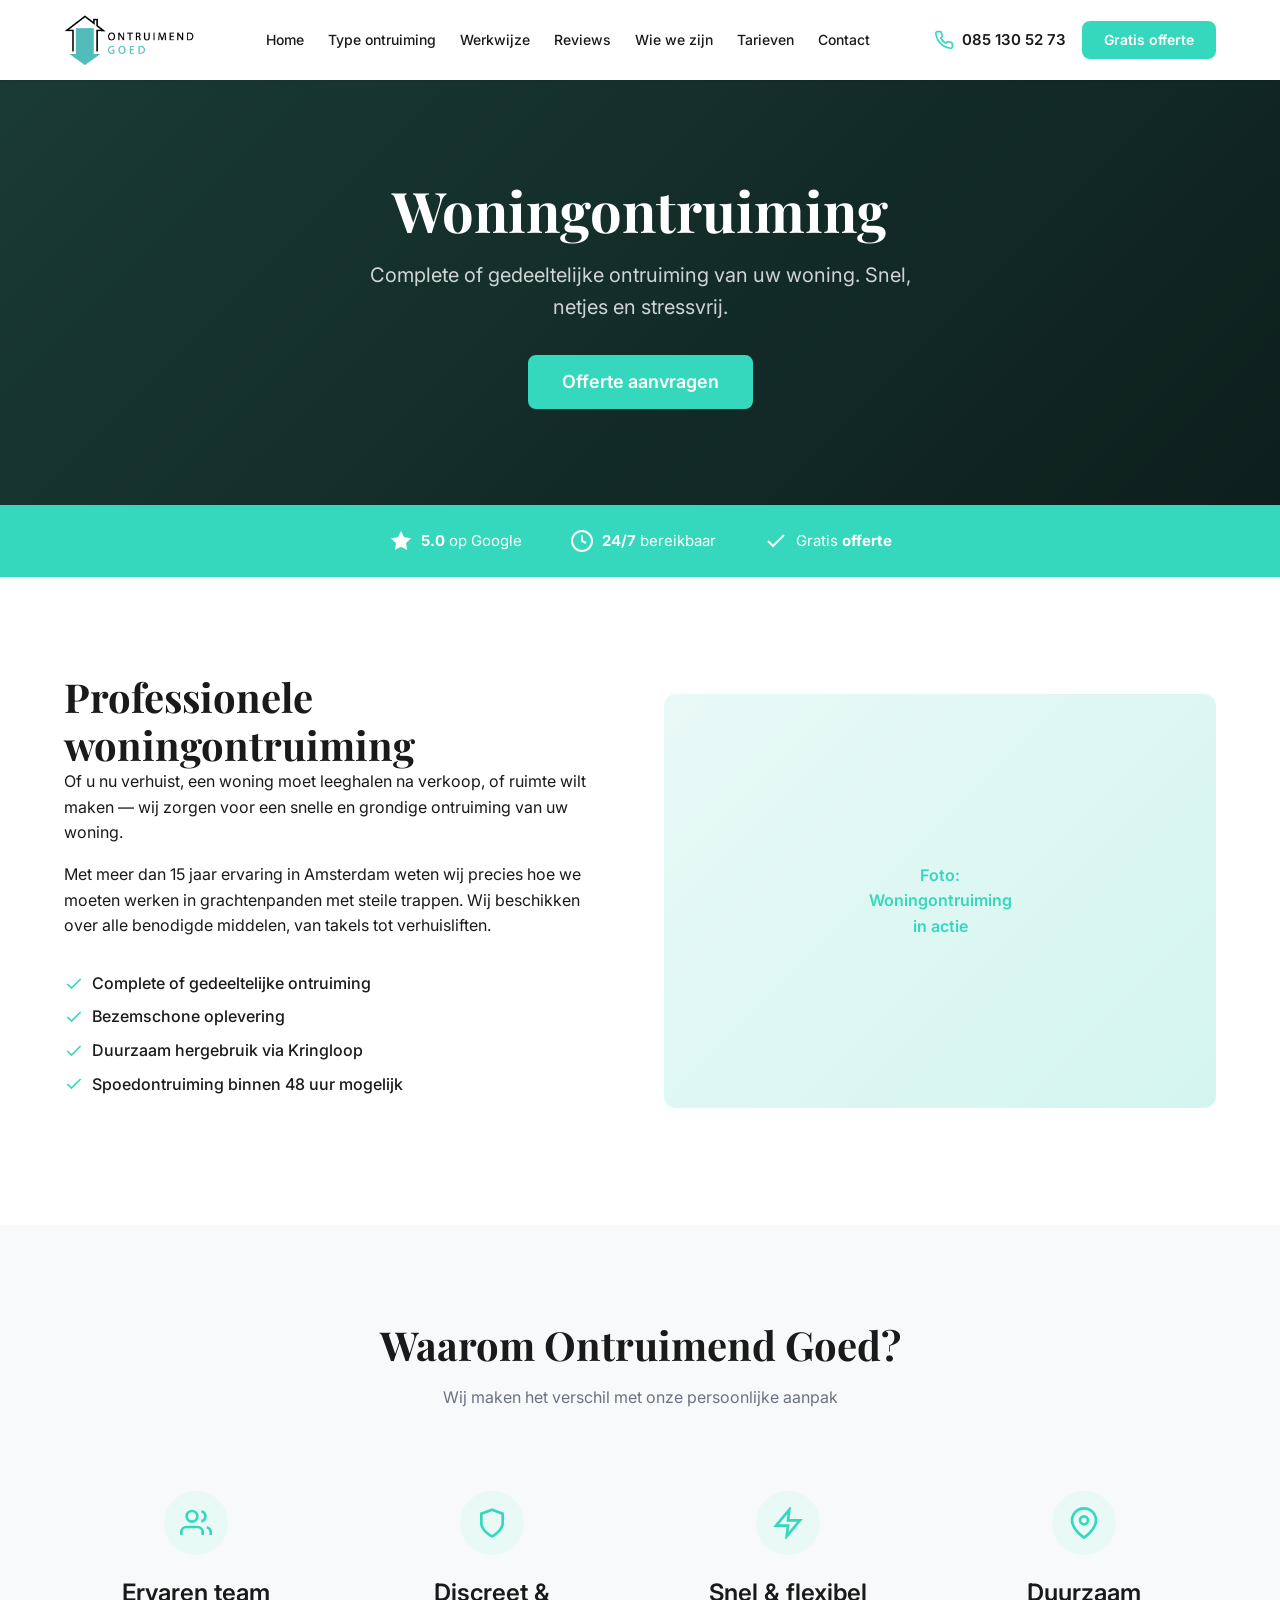
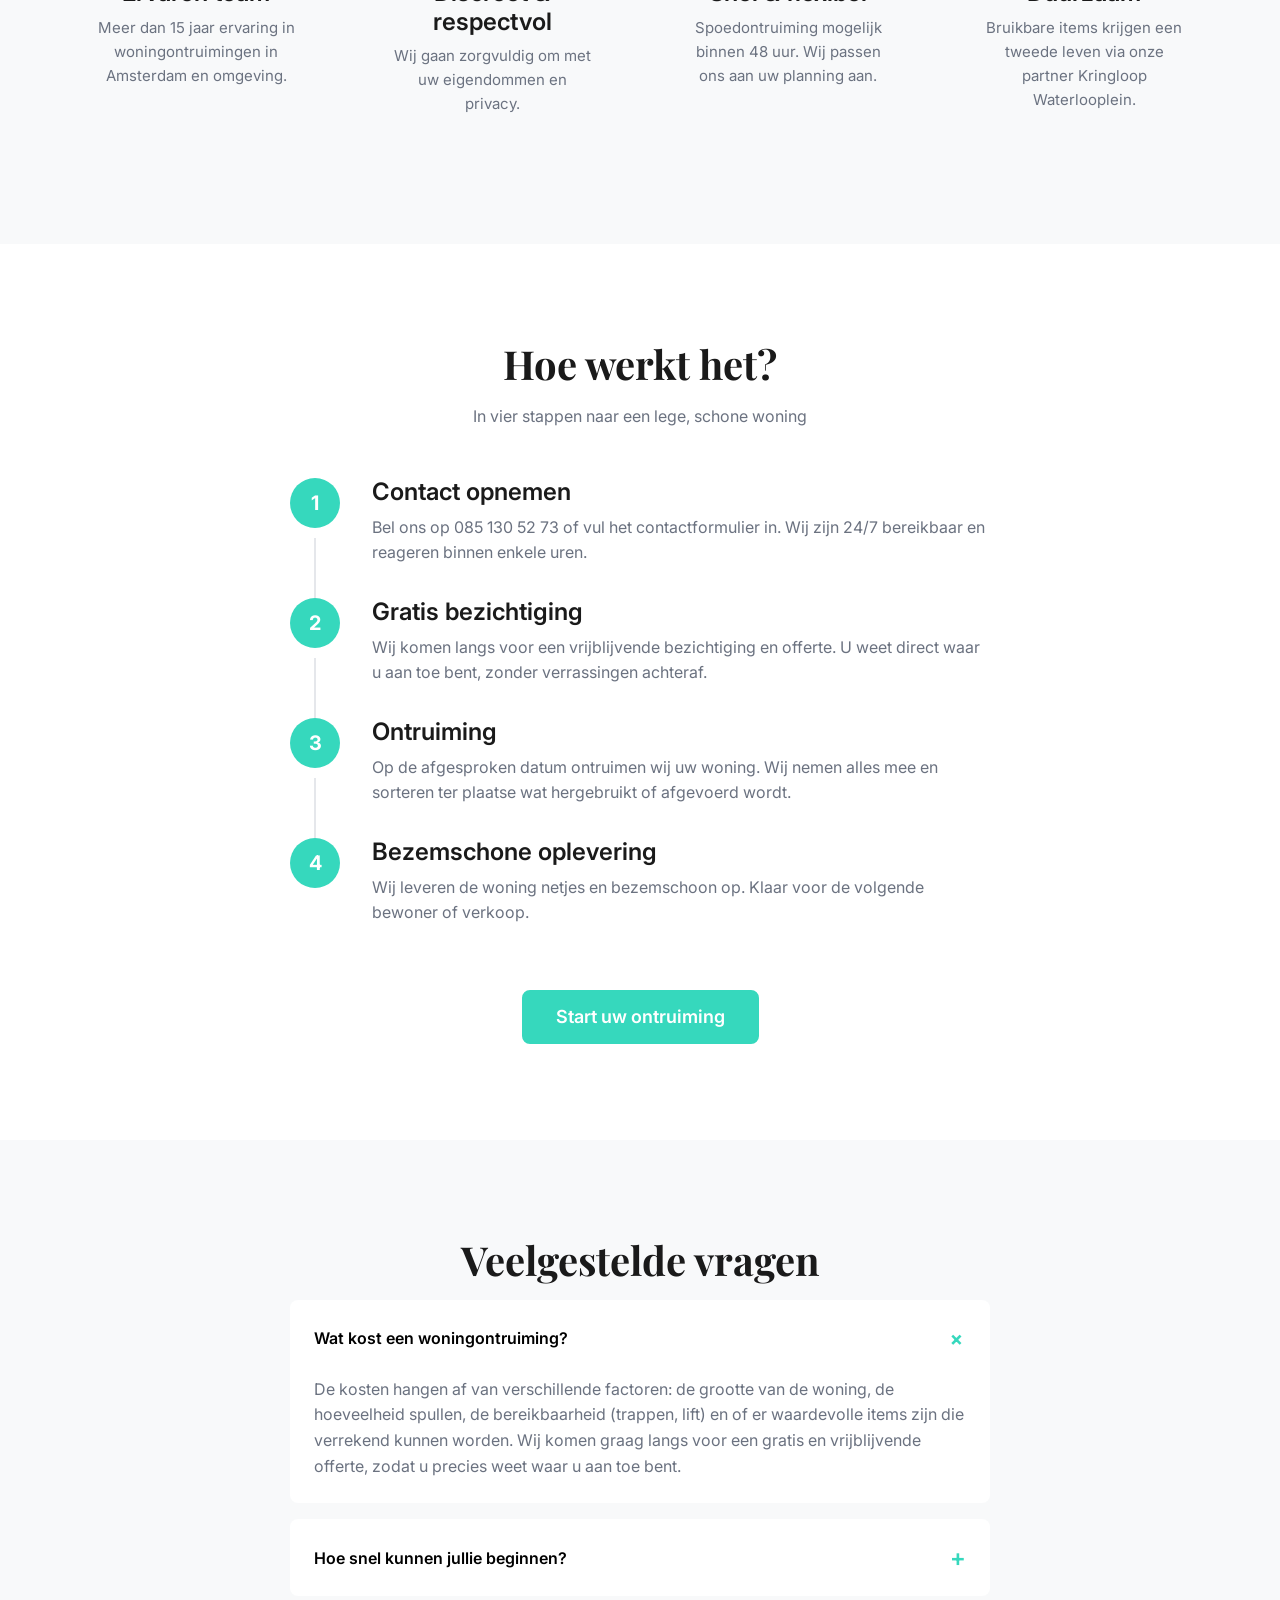
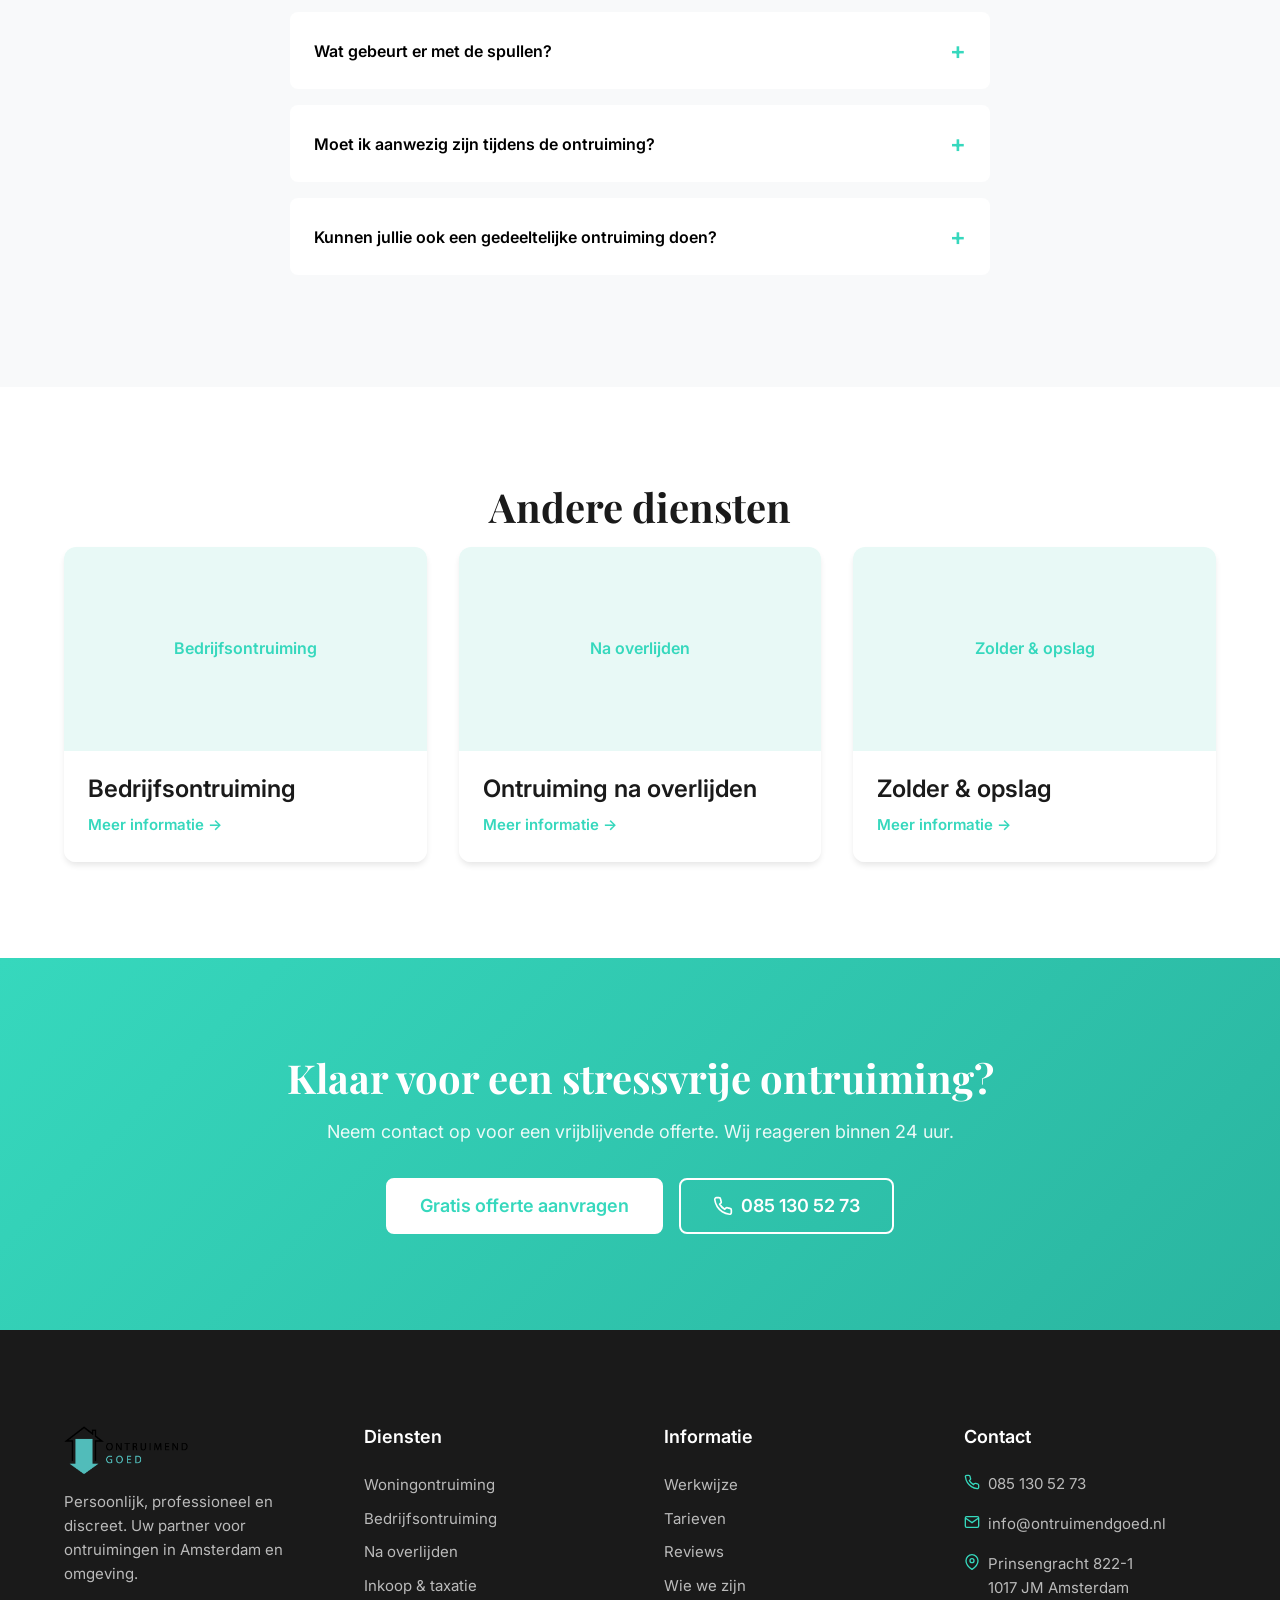
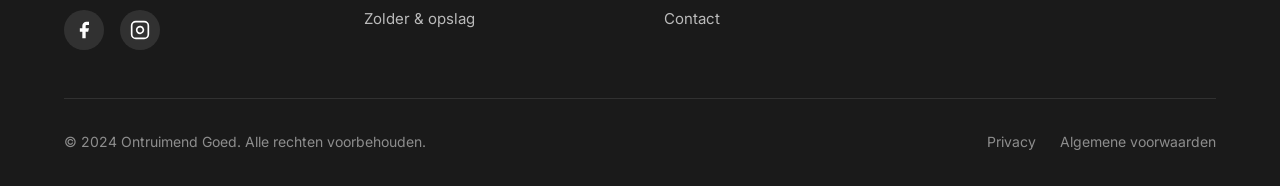
<file: docs/woningontruiming.html>
<!DOCTYPE html>
<html lang="nl">
<head>
    <meta charset="UTF-8">
    <meta name="viewport" content="width=device-width, initial-scale=1.0">
    <title>Woningontruiming | Ontruimend Goed</title>
    <link rel="stylesheet" href="styles.css">
    <link rel="preconnect" href="https://fonts.googleapis.com">
    <link rel="preconnect" href="https://fonts.gstatic.com" crossorigin>
    <link href="https://fonts.googleapis.com/css2?family=Inter:wght@400;500;600;700&family=Playfair+Display:wght@600;700&display=swap" rel="stylesheet">
</head>
<body>
    <!-- Header -->
    <header class="header">
        <div class="container header-inner">
            <a href="index.html" class="logo">
                <img src="assets/ontruimendgoed_logo.png" alt="Ontruimend Goed" class="logo-image">
            </a>
            <nav class="nav">
                <ul class="nav-list">
                    <li><a href="index.html">Home</a></li>
                    <li class="has-dropdown">
                        <a href="wat-we-doen.html">Type ontruiming</a>
                        <ul class="dropdown">
                            <li><a href="woningontruiming.html">Woningontruiming</a></li>
                            <li><a href="bedrijfsontruiming.html">Bedrijfsontruiming</a></li>
                            <li><a href="ontruimingen-na-overlijden.html">Na overlijden</a></li>
                            <li><a href="inkoop-taxatie.html">Inkoop & taxatie</a></li>
                            <li><a href="zolder-opslag.html">Zolder & opslag</a></li>
                        </ul>
                    </li>
                    <li><a href="werkwijze.html">Werkwijze</a></li>
                    <li><a href="reviews.html">Reviews</a></li>
                    <li><a href="wie-we-zijn.html">Wie we zijn</a></li>
                    <li><a href="tarieven.html">Tarieven</a></li>
                    <li><a href="contact.html">Contact</a></li>
                </ul>
            </nav>
            <div class="header-cta">
                <a href="tel:0851305273" class="phone-link">
                    <svg width="20" height="20" viewBox="0 0 24 24" fill="none" stroke="currentColor" stroke-width="2">
                        <path d="M22 16.92v3a2 2 0 0 1-2.18 2 19.79 19.79 0 0 1-8.63-3.07 19.5 19.5 0 0 1-6-6 19.79 19.79 0 0 1-3.07-8.67A2 2 0 0 1 4.11 2h3a2 2 0 0 1 2 1.72 12.84 12.84 0 0 0 .7 2.81 2 2 0 0 1-.45 2.11L8.09 9.91a16 16 0 0 0 6 6l1.27-1.27a2 2 0 0 1 2.11-.45 12.84 12.84 0 0 0 2.81.7A2 2 0 0 1 22 16.92z"/>
                    </svg>
                    085 130 52 73
                </a>
                <a href="contact.html" class="btn btn-primary">Gratis offerte</a>
            </div>
            <button class="mobile-menu-btn" aria-label="Menu">
                <span></span>
                <span></span>
                <span></span>
            </button>
        </div>
    </header>

    <!-- Service Hero -->
    <section class="service-hero">
        <div class="container">
            <h1>Woningontruiming</h1>
            <p>Complete of gedeeltelijke ontruiming van uw woning. Snel, netjes en stressvrij.</p>
            <a href="contact.html" class="btn btn-primary btn-lg">Offerte aanvragen</a>
        </div>
    </section>

    <!-- Trust Bar -->
    <section class="trust-bar">
        <div class="container">
            <div class="trust-items">
                <div class="trust-item">
                    <svg width="24" height="24" viewBox="0 0 24 24" fill="currentColor">
                        <path d="M12 2l3.09 6.26L22 9.27l-5 4.87 1.18 6.88L12 17.77l-6.18 3.25L7 14.14 2 9.27l6.91-1.01L12 2z"/>
                    </svg>
                    <span><strong>5.0</strong> op Google</span>
                </div>
                <div class="trust-item">
                    <svg width="24" height="24" viewBox="0 0 24 24" fill="none" stroke="currentColor" stroke-width="2">
                        <circle cx="12" cy="12" r="10"/>
                        <polyline points="12 6 12 12 16 14"/>
                    </svg>
                    <span><strong>24/7</strong> bereikbaar</span>
                </div>
                <div class="trust-item">
                    <svg width="24" height="24" viewBox="0 0 24 24" fill="none" stroke="currentColor" stroke-width="2">
                        <polyline points="20 6 9 17 4 12"/>
                    </svg>
                    <span>Gratis <strong>offerte</strong></span>
                </div>
            </div>
        </div>
    </section>

    <!-- Service Introduction -->
    <section class="service-intro">
        <div class="container">
            <div class="service-intro-grid">
                <div>
                    <h2>Professionele woningontruiming</h2>
                    <p>Of u nu verhuist, een woning moet leeghalen na verkoop, of ruimte wilt maken — wij zorgen voor een snelle en grondige ontruiming van uw woning.</p>
                    <p>Met meer dan 15 jaar ervaring in Amsterdam weten wij precies hoe we moeten werken in grachtenpanden met steile trappen. Wij beschikken over alle benodigde middelen, van takels tot verhuisliften.</p>

                    <ul class="check-list">
                        <li>
                            <svg width="20" height="20" viewBox="0 0 24 24" fill="none" stroke="currentColor" stroke-width="2">
                                <polyline points="20 6 9 17 4 12"/>
                            </svg>
                            Complete of gedeeltelijke ontruiming
                        </li>
                        <li>
                            <svg width="20" height="20" viewBox="0 0 24 24" fill="none" stroke="currentColor" stroke-width="2">
                                <polyline points="20 6 9 17 4 12"/>
                            </svg>
                            Bezemschone oplevering
                        </li>
                        <li>
                            <svg width="20" height="20" viewBox="0 0 24 24" fill="none" stroke="currentColor" stroke-width="2">
                                <polyline points="20 6 9 17 4 12"/>
                            </svg>
                            Duurzaam hergebruik via Kringloop
                        </li>
                        <li>
                            <svg width="20" height="20" viewBox="0 0 24 24" fill="none" stroke="currentColor" stroke-width="2">
                                <polyline points="20 6 9 17 4 12"/>
                            </svg>
                            Spoedontruiming binnen 48 uur mogelijk
                        </li>
                    </ul>
                </div>
                <div class="about-image">
                    <div class="about-image-placeholder">
                        <span>Foto:<br>Woningontruiming<br>in actie</span>
                    </div>
                </div>
            </div>
        </div>
    </section>

    <!-- Why Choose Us -->
    <section class="service-features">
        <div class="container">
            <h2 class="section-title">Waarom Ontruimend Goed?</h2>
            <p class="section-subtitle">Wij maken het verschil met onze persoonlijke aanpak</p>

            <div class="features-grid">
                <div class="feature-card">
                    <div class="feature-icon">
                        <svg width="32" height="32" viewBox="0 0 24 24" fill="none" stroke="currentColor" stroke-width="2">
                            <path d="M17 21v-2a4 4 0 0 0-4-4H5a4 4 0 0 0-4 4v2"/>
                            <circle cx="9" cy="7" r="4"/>
                            <path d="M23 21v-2a4 4 0 0 0-3-3.87"/>
                            <path d="M16 3.13a4 4 0 0 1 0 7.75"/>
                        </svg>
                    </div>
                    <h3>Ervaren team</h3>
                    <p>Meer dan 15 jaar ervaring in woningontruimingen in Amsterdam en omgeving.</p>
                </div>

                <div class="feature-card">
                    <div class="feature-icon">
                        <svg width="32" height="32" viewBox="0 0 24 24" fill="none" stroke="currentColor" stroke-width="2">
                            <path d="M12 22s8-4 8-10V5l-8-3-8 3v7c0 6 8 10 8 10z"/>
                        </svg>
                    </div>
                    <h3>Discreet & respectvol</h3>
                    <p>Wij gaan zorgvuldig om met uw eigendommen en privacy.</p>
                </div>

                <div class="feature-card">
                    <div class="feature-icon">
                        <svg width="32" height="32" viewBox="0 0 24 24" fill="none" stroke="currentColor" stroke-width="2">
                            <polygon points="13 2 3 14 12 14 11 22 21 10 12 10 13 2"/>
                        </svg>
                    </div>
                    <h3>Snel & flexibel</h3>
                    <p>Spoedontruiming mogelijk binnen 48 uur. Wij passen ons aan uw planning aan.</p>
                </div>

                <div class="feature-card">
                    <div class="feature-icon">
                        <svg width="32" height="32" viewBox="0 0 24 24" fill="none" stroke="currentColor" stroke-width="2">
                            <path d="M21 10c0 7-9 13-9 13s-9-6-9-13a9 9 0 0 1 18 0z"/>
                            <circle cx="12" cy="10" r="3"/>
                        </svg>
                    </div>
                    <h3>Duurzaam</h3>
                    <p>Bruikbare items krijgen een tweede leven via onze partner Kringloop Waterlooplein.</p>
                </div>
            </div>
        </div>
    </section>

    <!-- Process -->
    <section class="process">
        <div class="container">
            <h2 class="section-title">Hoe werkt het?</h2>
            <p class="section-subtitle">In vier stappen naar een lege, schone woning</p>

            <div class="timeline">
                <div class="timeline-item">
                    <div class="timeline-number">1</div>
                    <div class="timeline-content">
                        <h3>Contact opnemen</h3>
                        <p>Bel ons op 085 130 52 73 of vul het contactformulier in. Wij zijn 24/7 bereikbaar en reageren binnen enkele uren.</p>
                    </div>
                </div>

                <div class="timeline-item">
                    <div class="timeline-number">2</div>
                    <div class="timeline-content">
                        <h3>Gratis bezichtiging</h3>
                        <p>Wij komen langs voor een vrijblijvende bezichtiging en offerte. U weet direct waar u aan toe bent, zonder verrassingen achteraf.</p>
                    </div>
                </div>

                <div class="timeline-item">
                    <div class="timeline-number">3</div>
                    <div class="timeline-content">
                        <h3>Ontruiming</h3>
                        <p>Op de afgesproken datum ontruimen wij uw woning. Wij nemen alles mee en sorteren ter plaatse wat hergebruikt of afgevoerd wordt.</p>
                    </div>
                </div>

                <div class="timeline-item">
                    <div class="timeline-number">4</div>
                    <div class="timeline-content">
                        <h3>Bezemschone oplevering</h3>
                        <p>Wij leveren de woning netjes en bezemschoon op. Klaar voor de volgende bewoner of verkoop.</p>
                    </div>
                </div>
            </div>

            <div class="text-center mt-lg">
                <a href="contact.html" class="btn btn-primary btn-lg">Start uw ontruiming</a>
            </div>
        </div>
    </section>

    <!-- FAQ -->
    <section class="faq">
        <div class="container">
            <h2 class="section-title">Veelgestelde vragen</h2>

            <div class="faq-list">
                <div class="faq-item active">
                    <button class="faq-question">
                        Wat kost een woningontruiming?
                        <span class="faq-icon">+</span>
                    </button>
                    <div class="faq-answer">
                        <p>De kosten hangen af van verschillende factoren: de grootte van de woning, de hoeveelheid spullen, de bereikbaarheid (trappen, lift) en of er waardevolle items zijn die verrekend kunnen worden. Wij komen graag langs voor een gratis en vrijblijvende offerte, zodat u precies weet waar u aan toe bent.</p>
                    </div>
                </div>

                <div class="faq-item">
                    <button class="faq-question">
                        Hoe snel kunnen jullie beginnen?
                        <span class="faq-icon">+</span>
                    </button>
                    <div class="faq-answer">
                        <p>Bij een spoedontruiming kunnen wij binnen 48 uur starten. Normaal gesproken plannen wij de ontruiming binnen 1-2 weken in, afhankelijk van uw wensen en onze planning.</p>
                    </div>
                </div>

                <div class="faq-item">
                    <button class="faq-question">
                        Wat gebeurt er met de spullen?
                        <span class="faq-icon">+</span>
                    </button>
                    <div class="faq-answer">
                        <p>Bruikbare items brengen wij naar onze partner Kringloop Waterlooplein, waar ze een tweede leven krijgen. Waardevolle zaken kunnen wij opkopen of op verzoek apart houden. De rest wordt verantwoord afgevoerd en waar mogelijk gerecycled.</p>
                    </div>
                </div>

                <div class="faq-item">
                    <button class="faq-question">
                        Moet ik aanwezig zijn tijdens de ontruiming?
                        <span class="faq-icon">+</span>
                    </button>
                    <div class="faq-answer">
                        <p>Dat hoeft niet. U kunt ervoor kiezen om aanwezig te zijn, maar het is ook mogelijk om de sleutel af te geven. Wij werken volledig zelfstandig en leveren de sleutel na afloop netjes bij u af.</p>
                    </div>
                </div>

                <div class="faq-item">
                    <button class="faq-question">
                        Kunnen jullie ook een gedeeltelijke ontruiming doen?
                        <span class="faq-icon">+</span>
                    </button>
                    <div class="faq-answer">
                        <p>Zeker! Wij kunnen ook specifieke kamers, een zolder, kelder of alleen bepaalde items ophalen. U geeft aan wat er weg moet, wij regelen de rest.</p>
                    </div>
                </div>
            </div>
        </div>
    </section>

    <!-- Related Services -->
    <section class="related-services">
        <div class="container">
            <h2 class="section-title">Andere diensten</h2>

            <div class="related-grid">
                <a href="bedrijfsontruiming.html" class="related-card">
                    <div class="related-image">Bedrijfsontruiming</div>
                    <div class="related-content">
                        <h3>Bedrijfsontruiming</h3>
                        <span>Meer informatie →</span>
                    </div>
                </a>

                <a href="ontruimingen-na-overlijden.html" class="related-card">
                    <div class="related-image">Na overlijden</div>
                    <div class="related-content">
                        <h3>Ontruiming na overlijden</h3>
                        <span>Meer informatie →</span>
                    </div>
                </a>

                <a href="zolder-opslag.html" class="related-card">
                    <div class="related-image">Zolder & opslag</div>
                    <div class="related-content">
                        <h3>Zolder & opslag</h3>
                        <span>Meer informatie →</span>
                    </div>
                </a>
            </div>
        </div>
    </section>

    <!-- Final CTA -->
    <section class="final-cta">
        <div class="container">
            <h2>Klaar voor een stressvrije ontruiming?</h2>
            <p>Neem contact op voor een vrijblijvende offerte. Wij reageren binnen 24 uur.</p>
            <div class="cta-buttons">
                <a href="contact.html" class="btn btn-white btn-lg">Gratis offerte aanvragen</a>
                <a href="tel:0851305273" class="btn btn-outline-white btn-lg">
                    <svg width="20" height="20" viewBox="0 0 24 24" fill="none" stroke="currentColor" stroke-width="2">
                        <path d="M22 16.92v3a2 2 0 0 1-2.18 2 19.79 19.79 0 0 1-8.63-3.07 19.5 19.5 0 0 1-6-6 19.79 19.79 0 0 1-3.07-8.67A2 2 0 0 1 4.11 2h3a2 2 0 0 1 2 1.72 12.84 12.84 0 0 0 .7 2.81 2 2 0 0 1-.45 2.11L8.09 9.91a16 16 0 0 0 6 6l1.27-1.27a2 2 0 0 1 2.11-.45 12.84 12.84 0 0 0 2.81.7A2 2 0 0 1 22 16.92z"/>
                    </svg>
                    085 130 52 73
                </a>
            </div>
        </div>
    </section>

    <!-- Footer -->
    <footer class="footer">
        <div class="container">
            <div class="footer-grid">
                <div class="footer-brand">
                    <img src="assets/ontruimendgoed_logo.png" alt="Ontruimend Goed" class="footer-logo">
                    <p>Persoonlijk, professioneel en discreet. Uw partner voor ontruimingen in Amsterdam en omgeving.</p>
                    <div class="footer-social">
                        <a href="#" aria-label="Facebook">
                            <svg width="20" height="20" viewBox="0 0 24 24" fill="currentColor">
                                <path d="M18 2h-3a5 5 0 0 0-5 5v3H7v4h3v8h4v-8h3l1-4h-4V7a1 1 0 0 1 1-1h3z"/>
                            </svg>
                        </a>
                        <a href="#" aria-label="Instagram">
                            <svg width="20" height="20" viewBox="0 0 24 24" fill="none" stroke="currentColor" stroke-width="2">
                                <rect x="2" y="2" width="20" height="20" rx="5" ry="5"/>
                                <path d="M16 11.37A4 4 0 1 1 12.63 8 4 4 0 0 1 16 11.37z"/>
                                <line x1="17.5" y1="6.5" x2="17.51" y2="6.5"/>
                            </svg>
                        </a>
                    </div>
                </div>

                <div class="footer-links">
                    <h4>Diensten</h4>
                    <ul>
                        <li><a href="woningontruiming.html">Woningontruiming</a></li>
                        <li><a href="bedrijfsontruiming.html">Bedrijfsontruiming</a></li>
                        <li><a href="ontruimingen-na-overlijden.html">Na overlijden</a></li>
                        <li><a href="inkoop-taxatie.html">Inkoop & taxatie</a></li>
                        <li><a href="zolder-opslag.html">Zolder & opslag</a></li>
                    </ul>
                </div>

                <div class="footer-links">
                    <h4>Informatie</h4>
                    <ul>
                        <li><a href="werkwijze.html">Werkwijze</a></li>
                        <li><a href="tarieven.html">Tarieven</a></li>
                        <li><a href="reviews.html">Reviews</a></li>
                        <li><a href="wie-we-zijn.html">Wie we zijn</a></li>
                        <li><a href="contact.html">Contact</a></li>
                    </ul>
                </div>

                <div class="footer-contact">
                    <h4>Contact</h4>
                    <ul>
                        <li>
                            <svg width="16" height="16" viewBox="0 0 24 24" fill="none" stroke="currentColor" stroke-width="2">
                                <path d="M22 16.92v3a2 2 0 0 1-2.18 2 19.79 19.79 0 0 1-8.63-3.07 19.5 19.5 0 0 1-6-6 19.79 19.79 0 0 1-3.07-8.67A2 2 0 0 1 4.11 2h3a2 2 0 0 1 2 1.72 12.84 12.84 0 0 0 .7 2.81 2 2 0 0 1-.45 2.11L8.09 9.91a16 16 0 0 0 6 6l1.27-1.27a2 2 0 0 1 2.11-.45 12.84 12.84 0 0 0 2.81.7A2 2 0 0 1 22 16.92z"/>
                            </svg>
                            <a href="tel:0851305273">085 130 52 73</a>
                        </li>
                        <li>
                            <svg width="16" height="16" viewBox="0 0 24 24" fill="none" stroke="currentColor" stroke-width="2">
                                <path d="M4 4h16c1.1 0 2 .9 2 2v12c0 1.1-.9 2-2 2H4c-1.1 0-2-.9-2-2V6c0-1.1.9-2 2-2z"/>
                                <polyline points="22,6 12,13 2,6"/>
                            </svg>
                            <a href="mailto:info@ontruimendgoed.nl">info@ontruimendgoed.nl</a>
                        </li>
                        <li>
                            <svg width="16" height="16" viewBox="0 0 24 24" fill="none" stroke="currentColor" stroke-width="2">
                                <path d="M21 10c0 7-9 13-9 13s-9-6-9-13a9 9 0 0 1 18 0z"/>
                                <circle cx="12" cy="10" r="3"/>
                            </svg>
                            <span>Prinsengracht 822-1<br>1017 JM Amsterdam</span>
                        </li>
                    </ul>
                </div>
            </div>

            <div class="footer-bottom">
                <p>&copy; 2024 Ontruimend Goed. Alle rechten voorbehouden.</p>
                <div class="footer-legal">
                    <a href="#">Privacy</a>
                    <a href="#">Algemene voorwaarden</a>
                </div>
            </div>
        </div>
    </footer>

    <!-- Mobile Bottom Bar -->
    <div class="mobile-bottom-bar">
        <a href="tel:0851305273" class="mobile-btn">
            <svg width="24" height="24" viewBox="0 0 24 24" fill="none" stroke="currentColor" stroke-width="2">
                <path d="M22 16.92v3a2 2 0 0 1-2.18 2 19.79 19.79 0 0 1-8.63-3.07 19.5 19.5 0 0 1-6-6 19.79 19.79 0 0 1-3.07-8.67A2 2 0 0 1 4.11 2h3a2 2 0 0 1 2 1.72 12.84 12.84 0 0 0 .7 2.81 2 2 0 0 1-.45 2.11L8.09 9.91a16 16 0 0 0 6 6l1.27-1.27a2 2 0 0 1 2.11-.45 12.84 12.84 0 0 0 2.81.7A2 2 0 0 1 22 16.92z"/>
            </svg>
            Bel ons
        </a>
        <a href="https://wa.me/31851305273" class="mobile-btn whatsapp">
            <svg width="24" height="24" viewBox="0 0 24 24" fill="currentColor">
                <path d="M17.472 14.382c-.297-.149-1.758-.867-2.03-.967-.273-.099-.471-.148-.67.15-.197.297-.767.966-.94 1.164-.173.199-.347.223-.644.075-.297-.15-1.255-.463-2.39-1.475-.883-.788-1.48-1.761-1.653-2.059-.173-.297-.018-.458.13-.606.134-.133.298-.347.446-.52.149-.174.198-.298.298-.497.099-.198.05-.371-.025-.52-.075-.149-.669-1.612-.916-2.207-.242-.579-.487-.5-.669-.51-.173-.008-.371-.01-.57-.01-.198 0-.52.074-.792.372-.272.297-1.04 1.016-1.04 2.479 0 1.462 1.065 2.875 1.213 3.074.149.198 2.096 3.2 5.077 4.487.709.306 1.262.489 1.694.625.712.227 1.36.195 1.871.118.571-.085 1.758-.719 2.006-1.413.248-.694.248-1.289.173-1.413-.074-.124-.272-.198-.57-.347m-5.421 7.403h-.004a9.87 9.87 0 01-5.031-1.378l-.361-.214-3.741.982.998-3.648-.235-.374a9.86 9.86 0 01-1.51-5.26c.001-5.45 4.436-9.884 9.888-9.884 2.64 0 5.122 1.03 6.988 2.898a9.825 9.825 0 012.893 6.994c-.003 5.45-4.437 9.884-9.885 9.884m8.413-18.297A11.815 11.815 0 0012.05 0C5.495 0 .16 5.335.157 11.892c0 2.096.547 4.142 1.588 5.945L.057 24l6.305-1.654a11.882 11.882 0 005.683 1.448h.005c6.554 0 11.89-5.335 11.893-11.893a11.821 11.821 0 00-3.48-8.413z"/>
            </svg>
            WhatsApp
        </a>
    </div>

    <script src="script.js"></script>
</body>
</html>
</file>
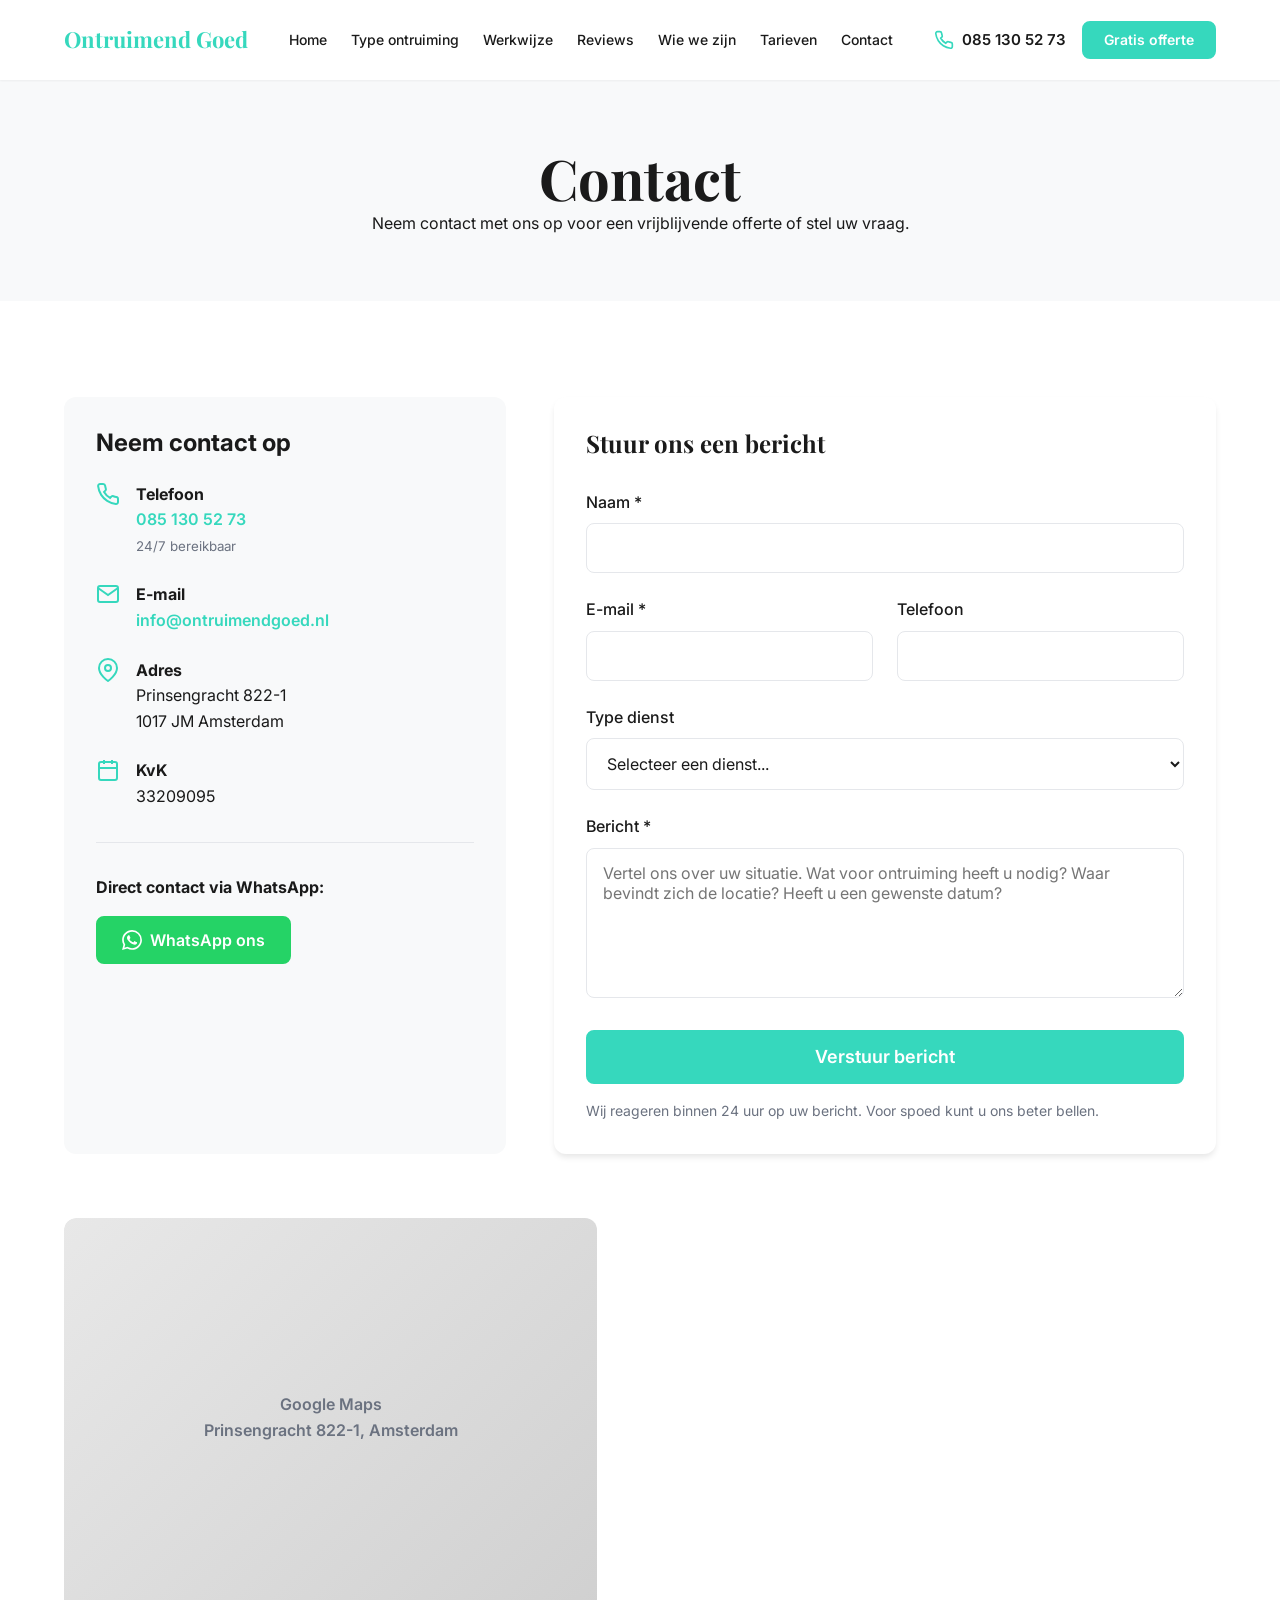
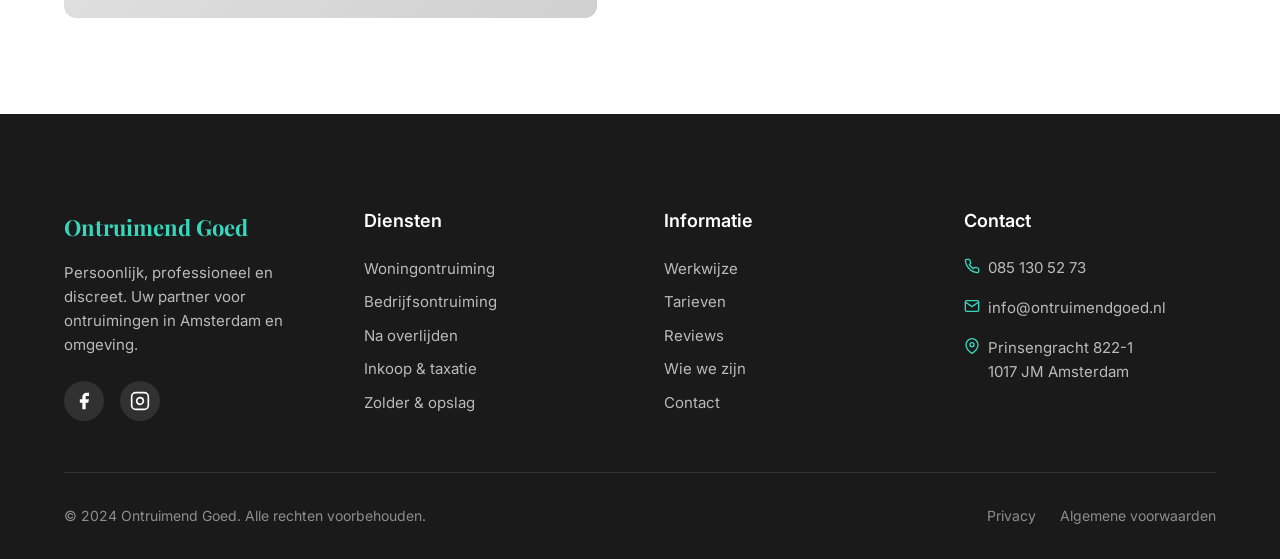
<file: prototype/contact.html>
<!DOCTYPE html>
<html lang="nl">
<head>
    <meta charset="UTF-8">
    <meta name="viewport" content="width=device-width, initial-scale=1.0">
    <title>Contact | Ontruimend Goed</title>
    <link rel="stylesheet" href="styles.css">
    <link rel="preconnect" href="https://fonts.googleapis.com">
    <link rel="preconnect" href="https://fonts.gstatic.com" crossorigin>
    <link href="https://fonts.googleapis.com/css2?family=Inter:wght@400;500;600;700&family=Playfair+Display:wght@600;700&display=swap" rel="stylesheet">
</head>
<body>
    <!-- Header -->
    <header class="header">
        <div class="container header-inner">
            <a href="index.html" class="logo">
                <span class="logo-text">Ontruimend Goed</span>
            </a>
            <nav class="nav">
                <ul class="nav-list">
                    <li><a href="index.html">Home</a></li>
                    <li class="has-dropdown">
                        <a href="wat-we-doen.html">Type ontruiming</a>
                        <ul class="dropdown">
                            <li><a href="woningontruiming.html">Woningontruiming</a></li>
                            <li><a href="bedrijfsontruiming.html">Bedrijfsontruiming</a></li>
                            <li><a href="ontruimingen-na-overlijden.html">Na overlijden</a></li>
                            <li><a href="inkoop-taxatie.html">Inkoop & taxatie</a></li>
                            <li><a href="zolder-opslag.html">Zolder & opslag</a></li>
                        </ul>
                    </li>
                    <li><a href="werkwijze.html">Werkwijze</a></li>
                    <li><a href="reviews.html">Reviews</a></li>
                    <li><a href="wie-we-zijn.html">Wie we zijn</a></li>
                    <li><a href="tarieven.html">Tarieven</a></li>
                    <li><a href="contact.html">Contact</a></li>
                </ul>
            </nav>
            <div class="header-cta">
                <a href="tel:0851305273" class="phone-link">
                    <svg width="20" height="20" viewBox="0 0 24 24" fill="none" stroke="currentColor" stroke-width="2">
                        <path d="M22 16.92v3a2 2 0 0 1-2.18 2 19.79 19.79 0 0 1-8.63-3.07 19.5 19.5 0 0 1-6-6 19.79 19.79 0 0 1-3.07-8.67A2 2 0 0 1 4.11 2h3a2 2 0 0 1 2 1.72 12.84 12.84 0 0 0 .7 2.81 2 2 0 0 1-.45 2.11L8.09 9.91a16 16 0 0 0 6 6l1.27-1.27a2 2 0 0 1 2.11-.45 12.84 12.84 0 0 0 2.81.7A2 2 0 0 1 22 16.92z"/>
                    </svg>
                    085 130 52 73
                </a>
                <a href="contact.html" class="btn btn-primary">Gratis offerte</a>
            </div>
            <button class="mobile-menu-btn" aria-label="Menu">
                <span></span>
                <span></span>
                <span></span>
            </button>
        </div>
    </header>

    <!-- Contact Hero -->
    <section class="contact-hero">
        <div class="container">
            <h1>Contact</h1>
            <p>Neem contact met ons op voor een vrijblijvende offerte of stel uw vraag.</p>
        </div>
    </section>

    <!-- Contact Section -->
    <section class="contact-section" style="padding: var(--space-4xl) 0;">
        <div class="container">
            <div class="contact-grid">
                <!-- Contact Info -->
                <div class="contact-info">
                    <h3>Neem contact op</h3>

                    <div class="contact-info-item">
                        <svg width="24" height="24" viewBox="0 0 24 24" fill="none" stroke="currentColor" stroke-width="2">
                            <path d="M22 16.92v3a2 2 0 0 1-2.18 2 19.79 19.79 0 0 1-8.63-3.07 19.5 19.5 0 0 1-6-6 19.79 19.79 0 0 1-3.07-8.67A2 2 0 0 1 4.11 2h3a2 2 0 0 1 2 1.72 12.84 12.84 0 0 0 .7 2.81 2 2 0 0 1-.45 2.11L8.09 9.91a16 16 0 0 0 6 6l1.27-1.27a2 2 0 0 1 2.11-.45 12.84 12.84 0 0 0 2.81.7A2 2 0 0 1 22 16.92z"/>
                        </svg>
                        <div>
                            <strong>Telefoon</strong><br>
                            <a href="tel:0851305273">085 130 52 73</a><br>
                            <small style="color: var(--color-text-light);">24/7 bereikbaar</small>
                        </div>
                    </div>

                    <div class="contact-info-item">
                        <svg width="24" height="24" viewBox="0 0 24 24" fill="none" stroke="currentColor" stroke-width="2">
                            <path d="M4 4h16c1.1 0 2 .9 2 2v12c0 1.1-.9 2-2 2H4c-1.1 0-2-.9-2-2V6c0-1.1.9-2 2-2z"/>
                            <polyline points="22,6 12,13 2,6"/>
                        </svg>
                        <div>
                            <strong>E-mail</strong><br>
                            <a href="mailto:info@ontruimendgoed.nl">info@ontruimendgoed.nl</a>
                        </div>
                    </div>

                    <div class="contact-info-item">
                        <svg width="24" height="24" viewBox="0 0 24 24" fill="none" stroke="currentColor" stroke-width="2">
                            <path d="M21 10c0 7-9 13-9 13s-9-6-9-13a9 9 0 0 1 18 0z"/>
                            <circle cx="12" cy="10" r="3"/>
                        </svg>
                        <div>
                            <strong>Adres</strong><br>
                            Prinsengracht 822-1<br>
                            1017 JM Amsterdam
                        </div>
                    </div>

                    <div class="contact-info-item">
                        <svg width="24" height="24" viewBox="0 0 24 24" fill="none" stroke="currentColor" stroke-width="2">
                            <rect x="3" y="4" width="18" height="18" rx="2" ry="2"/>
                            <line x1="16" y1="2" x2="16" y2="6"/>
                            <line x1="8" y1="2" x2="8" y2="6"/>
                            <line x1="3" y1="10" x2="21" y2="10"/>
                        </svg>
                        <div>
                            <strong>KvK</strong><br>
                            33209095
                        </div>
                    </div>

                    <div style="margin-top: var(--space-xl); padding-top: var(--space-xl); border-top: 1px solid var(--color-border);">
                        <p style="margin-bottom: var(--space-md);"><strong>Direct contact via WhatsApp:</strong></p>
                        <a href="https://wa.me/31851305273" class="btn btn-primary" style="background-color: #25D366; border-color: #25D366;">
                            <svg width="20" height="20" viewBox="0 0 24 24" fill="currentColor">
                                <path d="M17.472 14.382c-.297-.149-1.758-.867-2.03-.967-.273-.099-.471-.148-.67.15-.197.297-.767.966-.94 1.164-.173.199-.347.223-.644.075-.297-.15-1.255-.463-2.39-1.475-.883-.788-1.48-1.761-1.653-2.059-.173-.297-.018-.458.13-.606.134-.133.298-.347.446-.52.149-.174.198-.298.298-.497.099-.198.05-.371-.025-.52-.075-.149-.669-1.612-.916-2.207-.242-.579-.487-.5-.669-.51-.173-.008-.371-.01-.57-.01-.198 0-.52.074-.792.372-.272.297-1.04 1.016-1.04 2.479 0 1.462 1.065 2.875 1.213 3.074.149.198 2.096 3.2 5.077 4.487.709.306 1.262.489 1.694.625.712.227 1.36.195 1.871.118.571-.085 1.758-.719 2.006-1.413.248-.694.248-1.289.173-1.413-.074-.124-.272-.198-.57-.347m-5.421 7.403h-.004a9.87 9.87 0 01-5.031-1.378l-.361-.214-3.741.982.998-3.648-.235-.374a9.86 9.86 0 01-1.51-5.26c.001-5.45 4.436-9.884 9.888-9.884 2.64 0 5.122 1.03 6.988 2.898a9.825 9.825 0 012.893 6.994c-.003 5.45-4.437 9.884-9.885 9.884m8.413-18.297A11.815 11.815 0 0012.05 0C5.495 0 .16 5.335.157 11.892c0 2.096.547 4.142 1.588 5.945L.057 24l6.305-1.654a11.882 11.882 0 005.683 1.448h.005c6.554 0 11.89-5.335 11.893-11.893a11.821 11.821 0 00-3.48-8.413z"/>
                            </svg>
                            WhatsApp ons
                        </a>
                    </div>
                </div>

                <!-- Contact Form -->
                <div class="contact-form">
                    <h3 style="margin-bottom: var(--space-xl);">Stuur ons een bericht</h3>

                    <form action="#" method="POST">
                        <div class="form-group">
                            <label class="form-label" for="name">Naam *</label>
                            <input type="text" id="name" name="name" class="form-input" required>
                        </div>

                        <div style="display: grid; grid-template-columns: 1fr 1fr; gap: var(--space-lg);">
                            <div class="form-group">
                                <label class="form-label" for="email">E-mail *</label>
                                <input type="email" id="email" name="email" class="form-input" required>
                            </div>

                            <div class="form-group">
                                <label class="form-label" for="phone">Telefoon</label>
                                <input type="tel" id="phone" name="phone" class="form-input">
                            </div>
                        </div>

                        <div class="form-group">
                            <label class="form-label" for="service">Type dienst</label>
                            <select id="service" name="service" class="form-select">
                                <option value="">Selecteer een dienst...</option>
                                <option value="woningontruiming">Woningontruiming</option>
                                <option value="bedrijfsontruiming">Bedrijfsontruiming</option>
                                <option value="na-overlijden">Ontruiming na overlijden</option>
                                <option value="inkoop-taxatie">Inkoop & taxatie</option>
                                <option value="zolder-opslag">Zolder & opslag</option>
                                <option value="spoedontruiming">Spoedontruiming</option>
                                <option value="anders">Anders</option>
                            </select>
                        </div>

                        <div class="form-group">
                            <label class="form-label" for="message">Bericht *</label>
                            <textarea id="message" name="message" class="form-textarea" placeholder="Vertel ons over uw situatie. Wat voor ontruiming heeft u nodig? Waar bevindt zich de locatie? Heeft u een gewenste datum?" required></textarea>
                        </div>

                        <button type="submit" class="btn btn-primary btn-lg" style="width: 100%;">
                            Verstuur bericht
                        </button>

                        <p style="margin-top: var(--space-md); font-size: 0.875rem; color: var(--color-text-light);">
                            Wij reageren binnen 24 uur op uw bericht. Voor spoed kunt u ons beter bellen.
                        </p>
                    </form>
                </div>
            </div>

            <!-- Map -->
            <div class="contact-map" style="margin-top: var(--space-3xl);">
                <div class="map-placeholder" style="height: 400px;">
                    <span>Google Maps<br>Prinsengracht 822-1, Amsterdam</span>
                </div>
            </div>
        </div>
    </section>

    <!-- Footer -->
    <footer class="footer">
        <div class="container">
            <div class="footer-grid">
                <div class="footer-brand">
                    <span class="logo-text">Ontruimend Goed</span>
                    <p>Persoonlijk, professioneel en discreet. Uw partner voor ontruimingen in Amsterdam en omgeving.</p>
                    <div class="footer-social">
                        <a href="#" aria-label="Facebook">
                            <svg width="20" height="20" viewBox="0 0 24 24" fill="currentColor">
                                <path d="M18 2h-3a5 5 0 0 0-5 5v3H7v4h3v8h4v-8h3l1-4h-4V7a1 1 0 0 1 1-1h3z"/>
                            </svg>
                        </a>
                        <a href="#" aria-label="Instagram">
                            <svg width="20" height="20" viewBox="0 0 24 24" fill="none" stroke="currentColor" stroke-width="2">
                                <rect x="2" y="2" width="20" height="20" rx="5" ry="5"/>
                                <path d="M16 11.37A4 4 0 1 1 12.63 8 4 4 0 0 1 16 11.37z"/>
                                <line x1="17.5" y1="6.5" x2="17.51" y2="6.5"/>
                            </svg>
                        </a>
                    </div>
                </div>

                <div class="footer-links">
                    <h4>Diensten</h4>
                    <ul>
                        <li><a href="woningontruiming.html">Woningontruiming</a></li>
                        <li><a href="bedrijfsontruiming.html">Bedrijfsontruiming</a></li>
                        <li><a href="ontruimingen-na-overlijden.html">Na overlijden</a></li>
                        <li><a href="inkoop-taxatie.html">Inkoop & taxatie</a></li>
                        <li><a href="zolder-opslag.html">Zolder & opslag</a></li>
                    </ul>
                </div>

                <div class="footer-links">
                    <h4>Informatie</h4>
                    <ul>
                        <li><a href="werkwijze.html">Werkwijze</a></li>
                        <li><a href="tarieven.html">Tarieven</a></li>
                        <li><a href="reviews.html">Reviews</a></li>
                        <li><a href="wie-we-zijn.html">Wie we zijn</a></li>
                        <li><a href="contact.html">Contact</a></li>
                    </ul>
                </div>

                <div class="footer-contact">
                    <h4>Contact</h4>
                    <ul>
                        <li>
                            <svg width="16" height="16" viewBox="0 0 24 24" fill="none" stroke="currentColor" stroke-width="2">
                                <path d="M22 16.92v3a2 2 0 0 1-2.18 2 19.79 19.79 0 0 1-8.63-3.07 19.5 19.5 0 0 1-6-6 19.79 19.79 0 0 1-3.07-8.67A2 2 0 0 1 4.11 2h3a2 2 0 0 1 2 1.72 12.84 12.84 0 0 0 .7 2.81 2 2 0 0 1-.45 2.11L8.09 9.91a16 16 0 0 0 6 6l1.27-1.27a2 2 0 0 1 2.11-.45 12.84 12.84 0 0 0 2.81.7A2 2 0 0 1 22 16.92z"/>
                            </svg>
                            <a href="tel:0851305273">085 130 52 73</a>
                        </li>
                        <li>
                            <svg width="16" height="16" viewBox="0 0 24 24" fill="none" stroke="currentColor" stroke-width="2">
                                <path d="M4 4h16c1.1 0 2 .9 2 2v12c0 1.1-.9 2-2 2H4c-1.1 0-2-.9-2-2V6c0-1.1.9-2 2-2z"/>
                                <polyline points="22,6 12,13 2,6"/>
                            </svg>
                            <a href="mailto:info@ontruimendgoed.nl">info@ontruimendgoed.nl</a>
                        </li>
                        <li>
                            <svg width="16" height="16" viewBox="0 0 24 24" fill="none" stroke="currentColor" stroke-width="2">
                                <path d="M21 10c0 7-9 13-9 13s-9-6-9-13a9 9 0 0 1 18 0z"/>
                                <circle cx="12" cy="10" r="3"/>
                            </svg>
                            <span>Prinsengracht 822-1<br>1017 JM Amsterdam</span>
                        </li>
                    </ul>
                </div>
            </div>

            <div class="footer-bottom">
                <p>&copy; 2024 Ontruimend Goed. Alle rechten voorbehouden.</p>
                <div class="footer-legal">
                    <a href="#">Privacy</a>
                    <a href="#">Algemene voorwaarden</a>
                </div>
            </div>
        </div>
    </footer>

    <!-- Mobile Bottom Bar -->
    <div class="mobile-bottom-bar">
        <a href="tel:0851305273" class="mobile-btn">
            <svg width="24" height="24" viewBox="0 0 24 24" fill="none" stroke="currentColor" stroke-width="2">
                <path d="M22 16.92v3a2 2 0 0 1-2.18 2 19.79 19.79 0 0 1-8.63-3.07 19.5 19.5 0 0 1-6-6 19.79 19.79 0 0 1-3.07-8.67A2 2 0 0 1 4.11 2h3a2 2 0 0 1 2 1.72 12.84 12.84 0 0 0 .7 2.81 2 2 0 0 1-.45 2.11L8.09 9.91a16 16 0 0 0 6 6l1.27-1.27a2 2 0 0 1 2.11-.45 12.84 12.84 0 0 0 2.81.7A2 2 0 0 1 22 16.92z"/>
            </svg>
            Bel ons
        </a>
        <a href="https://wa.me/31851305273" class="mobile-btn whatsapp">
            <svg width="24" height="24" viewBox="0 0 24 24" fill="currentColor">
                <path d="M17.472 14.382c-.297-.149-1.758-.867-2.03-.967-.273-.099-.471-.148-.67.15-.197.297-.767.966-.94 1.164-.173.199-.347.223-.644.075-.297-.15-1.255-.463-2.39-1.475-.883-.788-1.48-1.761-1.653-2.059-.173-.297-.018-.458.13-.606.134-.133.298-.347.446-.52.149-.174.198-.298.298-.497.099-.198.05-.371-.025-.52-.075-.149-.669-1.612-.916-2.207-.242-.579-.487-.5-.669-.51-.173-.008-.371-.01-.57-.01-.198 0-.52.074-.792.372-.272.297-1.04 1.016-1.04 2.479 0 1.462 1.065 2.875 1.213 3.074.149.198 2.096 3.2 5.077 4.487.709.306 1.262.489 1.694.625.712.227 1.36.195 1.871.118.571-.085 1.758-.719 2.006-1.413.248-.694.248-1.289.173-1.413-.074-.124-.272-.198-.57-.347m-5.421 7.403h-.004a9.87 9.87 0 01-5.031-1.378l-.361-.214-3.741.982.998-3.648-.235-.374a9.86 9.86 0 01-1.51-5.26c.001-5.45 4.436-9.884 9.888-9.884 2.64 0 5.122 1.03 6.988 2.898a9.825 9.825 0 012.893 6.994c-.003 5.45-4.437 9.884-9.885 9.884m8.413-18.297A11.815 11.815 0 0012.05 0C5.495 0 .16 5.335.157 11.892c0 2.096.547 4.142 1.588 5.945L.057 24l6.305-1.654a11.882 11.882 0 005.683 1.448h.005c6.554 0 11.89-5.335 11.893-11.893a11.821 11.821 0 00-3.48-8.413z"/>
            </svg>
            WhatsApp
        </a>
    </div>

    <script src="script.js"></script>
</body>
</html>
</file>
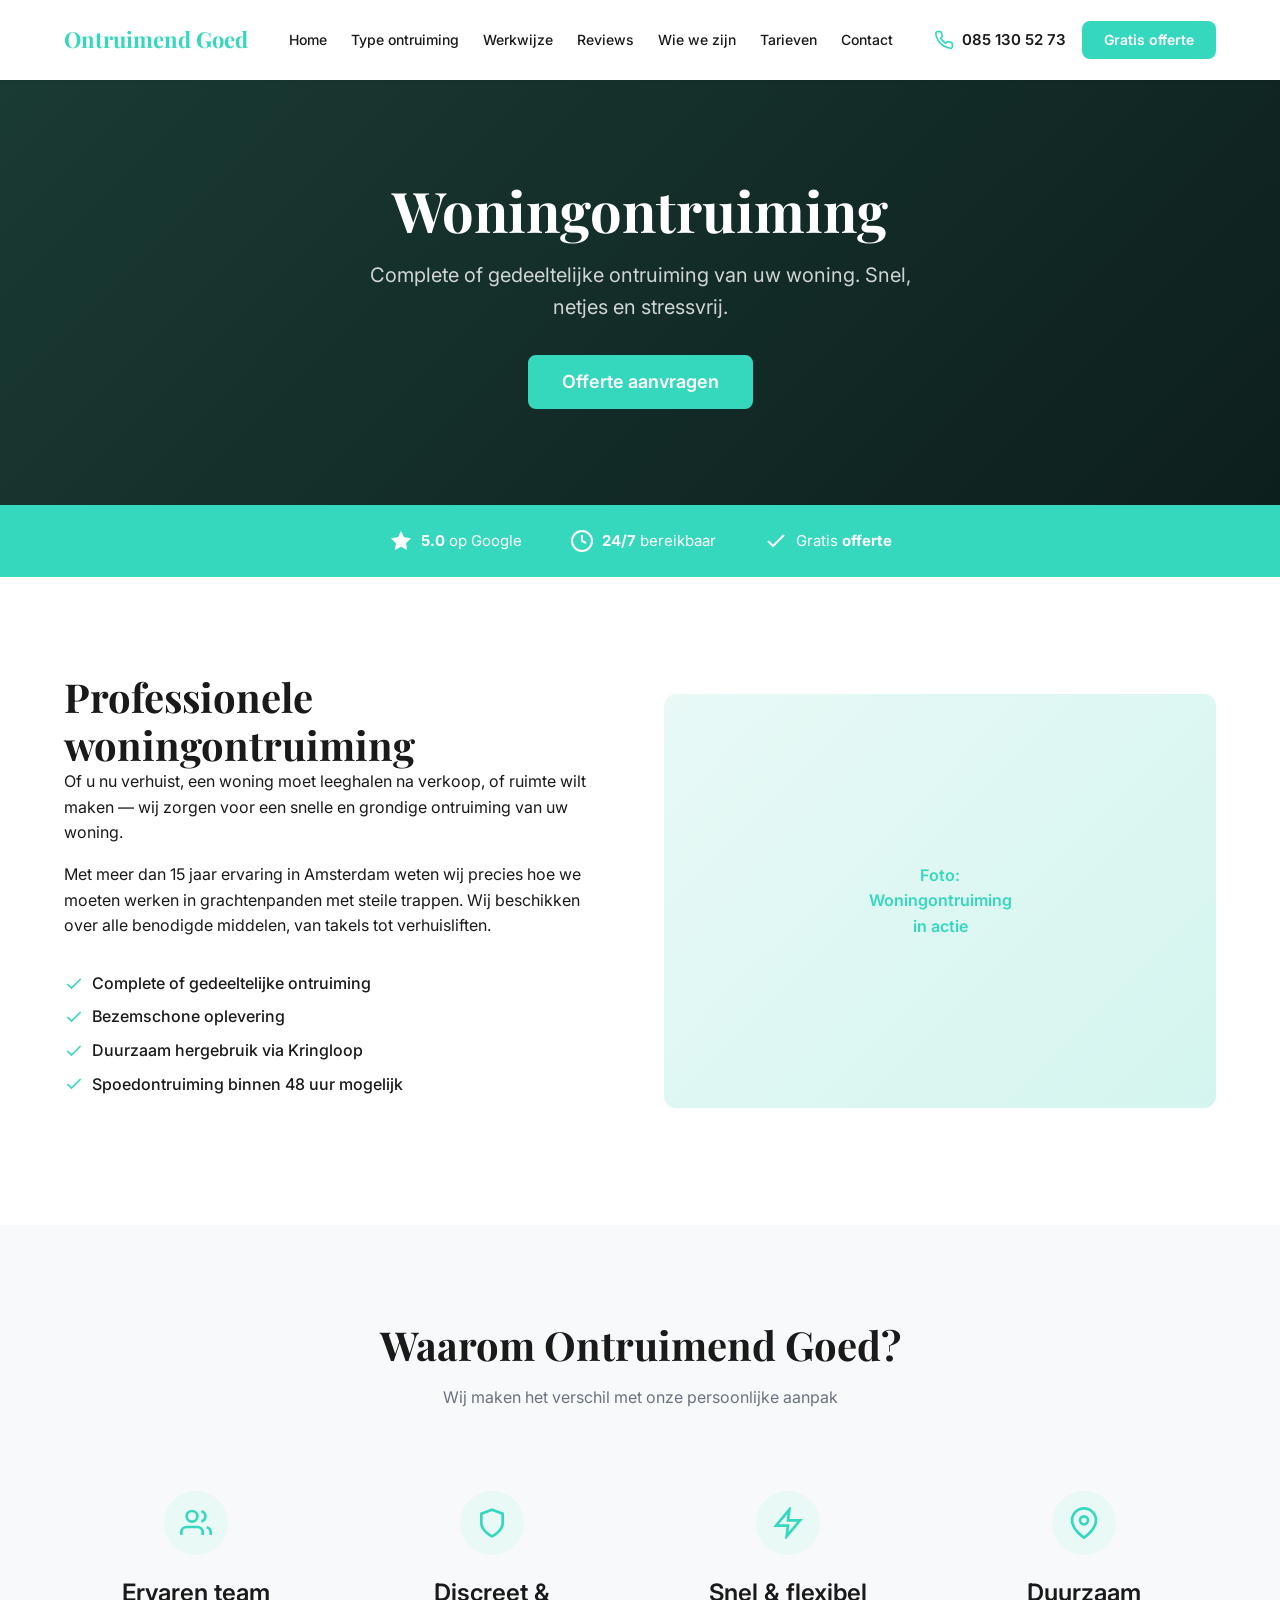
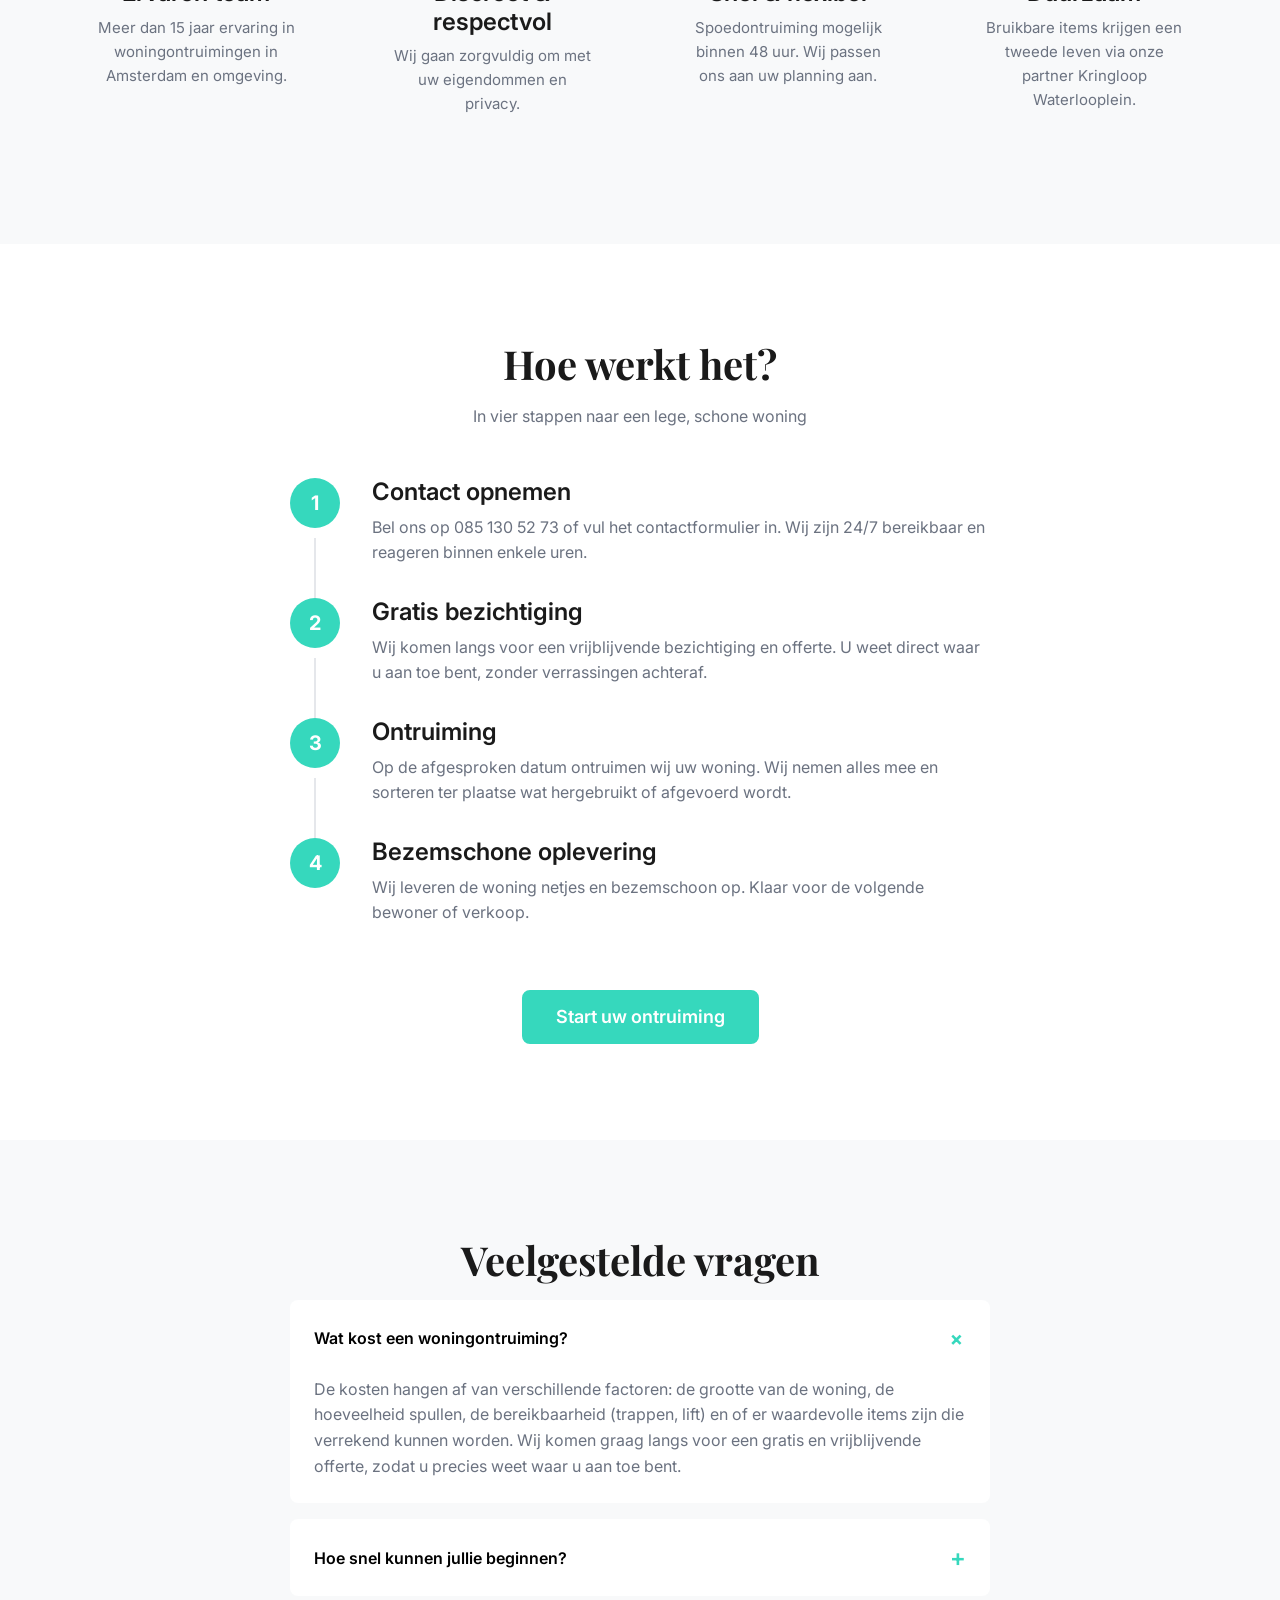
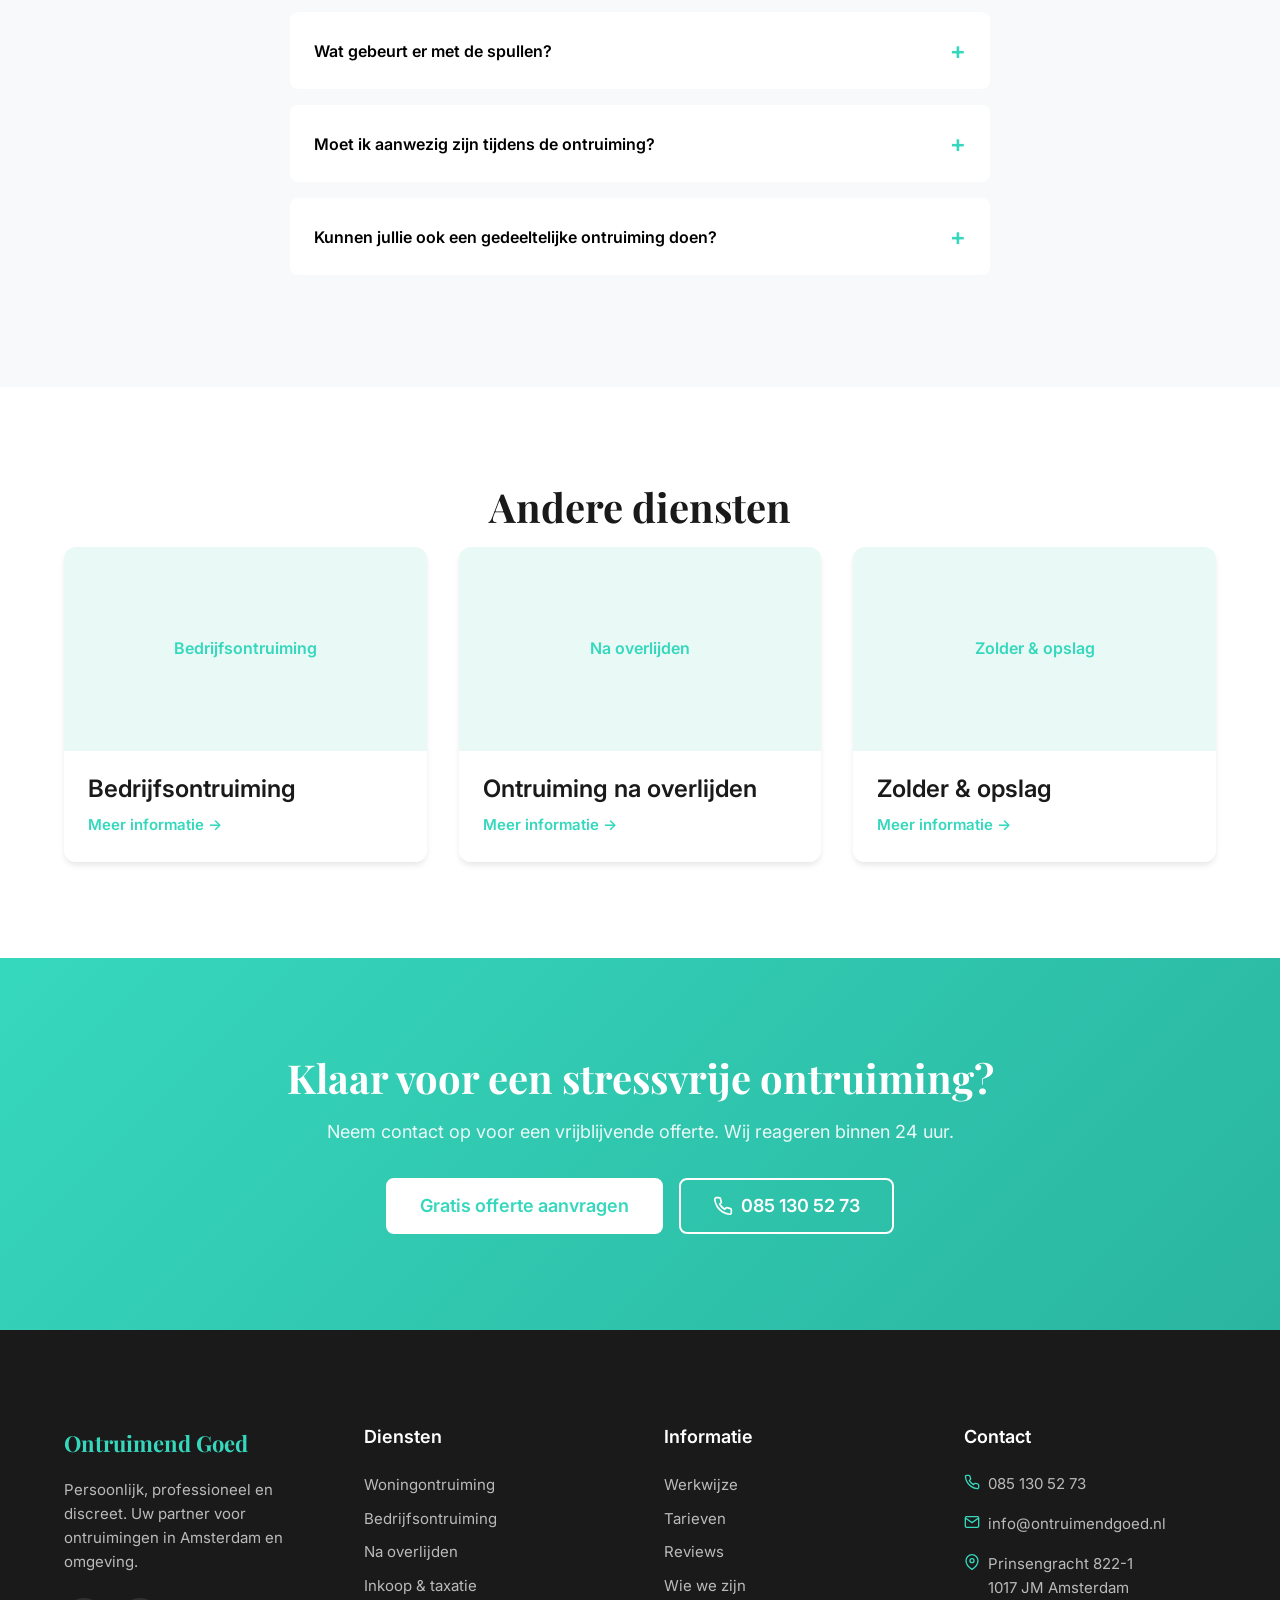
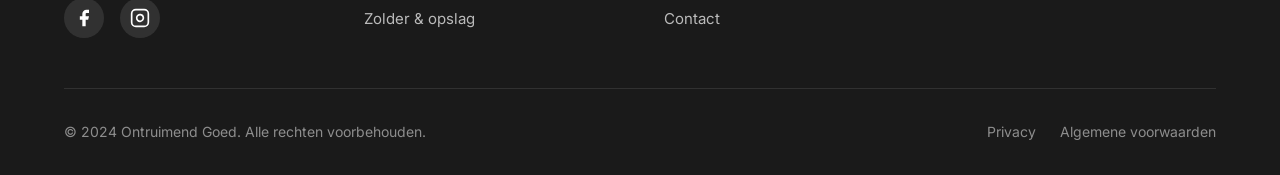
<file: prototype/woningontruiming.html>
<!DOCTYPE html>
<html lang="nl">
<head>
    <meta charset="UTF-8">
    <meta name="viewport" content="width=device-width, initial-scale=1.0">
    <title>Woningontruiming | Ontruimend Goed</title>
    <link rel="stylesheet" href="styles.css">
    <link rel="preconnect" href="https://fonts.googleapis.com">
    <link rel="preconnect" href="https://fonts.gstatic.com" crossorigin>
    <link href="https://fonts.googleapis.com/css2?family=Inter:wght@400;500;600;700&family=Playfair+Display:wght@600;700&display=swap" rel="stylesheet">
</head>
<body>
    <!-- Header -->
    <header class="header">
        <div class="container header-inner">
            <a href="index.html" class="logo">
                <span class="logo-text">Ontruimend Goed</span>
            </a>
            <nav class="nav">
                <ul class="nav-list">
                    <li><a href="index.html">Home</a></li>
                    <li class="has-dropdown">
                        <a href="wat-we-doen.html">Type ontruiming</a>
                        <ul class="dropdown">
                            <li><a href="woningontruiming.html">Woningontruiming</a></li>
                            <li><a href="bedrijfsontruiming.html">Bedrijfsontruiming</a></li>
                            <li><a href="ontruimingen-na-overlijden.html">Na overlijden</a></li>
                            <li><a href="inkoop-taxatie.html">Inkoop & taxatie</a></li>
                            <li><a href="zolder-opslag.html">Zolder & opslag</a></li>
                        </ul>
                    </li>
                    <li><a href="werkwijze.html">Werkwijze</a></li>
                    <li><a href="reviews.html">Reviews</a></li>
                    <li><a href="wie-we-zijn.html">Wie we zijn</a></li>
                    <li><a href="tarieven.html">Tarieven</a></li>
                    <li><a href="contact.html">Contact</a></li>
                </ul>
            </nav>
            <div class="header-cta">
                <a href="tel:0851305273" class="phone-link">
                    <svg width="20" height="20" viewBox="0 0 24 24" fill="none" stroke="currentColor" stroke-width="2">
                        <path d="M22 16.92v3a2 2 0 0 1-2.18 2 19.79 19.79 0 0 1-8.63-3.07 19.5 19.5 0 0 1-6-6 19.79 19.79 0 0 1-3.07-8.67A2 2 0 0 1 4.11 2h3a2 2 0 0 1 2 1.72 12.84 12.84 0 0 0 .7 2.81 2 2 0 0 1-.45 2.11L8.09 9.91a16 16 0 0 0 6 6l1.27-1.27a2 2 0 0 1 2.11-.45 12.84 12.84 0 0 0 2.81.7A2 2 0 0 1 22 16.92z"/>
                    </svg>
                    085 130 52 73
                </a>
                <a href="contact.html" class="btn btn-primary">Gratis offerte</a>
            </div>
            <button class="mobile-menu-btn" aria-label="Menu">
                <span></span>
                <span></span>
                <span></span>
            </button>
        </div>
    </header>

    <!-- Service Hero -->
    <section class="service-hero">
        <div class="container">
            <h1>Woningontruiming</h1>
            <p>Complete of gedeeltelijke ontruiming van uw woning. Snel, netjes en stressvrij.</p>
            <a href="contact.html" class="btn btn-primary btn-lg">Offerte aanvragen</a>
        </div>
    </section>

    <!-- Trust Bar -->
    <section class="trust-bar">
        <div class="container">
            <div class="trust-items">
                <div class="trust-item">
                    <svg width="24" height="24" viewBox="0 0 24 24" fill="currentColor">
                        <path d="M12 2l3.09 6.26L22 9.27l-5 4.87 1.18 6.88L12 17.77l-6.18 3.25L7 14.14 2 9.27l6.91-1.01L12 2z"/>
                    </svg>
                    <span><strong>5.0</strong> op Google</span>
                </div>
                <div class="trust-item">
                    <svg width="24" height="24" viewBox="0 0 24 24" fill="none" stroke="currentColor" stroke-width="2">
                        <circle cx="12" cy="12" r="10"/>
                        <polyline points="12 6 12 12 16 14"/>
                    </svg>
                    <span><strong>24/7</strong> bereikbaar</span>
                </div>
                <div class="trust-item">
                    <svg width="24" height="24" viewBox="0 0 24 24" fill="none" stroke="currentColor" stroke-width="2">
                        <polyline points="20 6 9 17 4 12"/>
                    </svg>
                    <span>Gratis <strong>offerte</strong></span>
                </div>
            </div>
        </div>
    </section>

    <!-- Service Introduction -->
    <section class="service-intro">
        <div class="container">
            <div class="service-intro-grid">
                <div>
                    <h2>Professionele woningontruiming</h2>
                    <p>Of u nu verhuist, een woning moet leeghalen na verkoop, of ruimte wilt maken — wij zorgen voor een snelle en grondige ontruiming van uw woning.</p>
                    <p>Met meer dan 15 jaar ervaring in Amsterdam weten wij precies hoe we moeten werken in grachtenpanden met steile trappen. Wij beschikken over alle benodigde middelen, van takels tot verhuisliften.</p>

                    <ul class="check-list">
                        <li>
                            <svg width="20" height="20" viewBox="0 0 24 24" fill="none" stroke="currentColor" stroke-width="2">
                                <polyline points="20 6 9 17 4 12"/>
                            </svg>
                            Complete of gedeeltelijke ontruiming
                        </li>
                        <li>
                            <svg width="20" height="20" viewBox="0 0 24 24" fill="none" stroke="currentColor" stroke-width="2">
                                <polyline points="20 6 9 17 4 12"/>
                            </svg>
                            Bezemschone oplevering
                        </li>
                        <li>
                            <svg width="20" height="20" viewBox="0 0 24 24" fill="none" stroke="currentColor" stroke-width="2">
                                <polyline points="20 6 9 17 4 12"/>
                            </svg>
                            Duurzaam hergebruik via Kringloop
                        </li>
                        <li>
                            <svg width="20" height="20" viewBox="0 0 24 24" fill="none" stroke="currentColor" stroke-width="2">
                                <polyline points="20 6 9 17 4 12"/>
                            </svg>
                            Spoedontruiming binnen 48 uur mogelijk
                        </li>
                    </ul>
                </div>
                <div class="about-image">
                    <div class="about-image-placeholder">
                        <span>Foto:<br>Woningontruiming<br>in actie</span>
                    </div>
                </div>
            </div>
        </div>
    </section>

    <!-- Why Choose Us -->
    <section class="service-features">
        <div class="container">
            <h2 class="section-title">Waarom Ontruimend Goed?</h2>
            <p class="section-subtitle">Wij maken het verschil met onze persoonlijke aanpak</p>

            <div class="features-grid">
                <div class="feature-card">
                    <div class="feature-icon">
                        <svg width="32" height="32" viewBox="0 0 24 24" fill="none" stroke="currentColor" stroke-width="2">
                            <path d="M17 21v-2a4 4 0 0 0-4-4H5a4 4 0 0 0-4 4v2"/>
                            <circle cx="9" cy="7" r="4"/>
                            <path d="M23 21v-2a4 4 0 0 0-3-3.87"/>
                            <path d="M16 3.13a4 4 0 0 1 0 7.75"/>
                        </svg>
                    </div>
                    <h3>Ervaren team</h3>
                    <p>Meer dan 15 jaar ervaring in woningontruimingen in Amsterdam en omgeving.</p>
                </div>

                <div class="feature-card">
                    <div class="feature-icon">
                        <svg width="32" height="32" viewBox="0 0 24 24" fill="none" stroke="currentColor" stroke-width="2">
                            <path d="M12 22s8-4 8-10V5l-8-3-8 3v7c0 6 8 10 8 10z"/>
                        </svg>
                    </div>
                    <h3>Discreet & respectvol</h3>
                    <p>Wij gaan zorgvuldig om met uw eigendommen en privacy.</p>
                </div>

                <div class="feature-card">
                    <div class="feature-icon">
                        <svg width="32" height="32" viewBox="0 0 24 24" fill="none" stroke="currentColor" stroke-width="2">
                            <polygon points="13 2 3 14 12 14 11 22 21 10 12 10 13 2"/>
                        </svg>
                    </div>
                    <h3>Snel & flexibel</h3>
                    <p>Spoedontruiming mogelijk binnen 48 uur. Wij passen ons aan uw planning aan.</p>
                </div>

                <div class="feature-card">
                    <div class="feature-icon">
                        <svg width="32" height="32" viewBox="0 0 24 24" fill="none" stroke="currentColor" stroke-width="2">
                            <path d="M21 10c0 7-9 13-9 13s-9-6-9-13a9 9 0 0 1 18 0z"/>
                            <circle cx="12" cy="10" r="3"/>
                        </svg>
                    </div>
                    <h3>Duurzaam</h3>
                    <p>Bruikbare items krijgen een tweede leven via onze partner Kringloop Waterlooplein.</p>
                </div>
            </div>
        </div>
    </section>

    <!-- Process -->
    <section class="process">
        <div class="container">
            <h2 class="section-title">Hoe werkt het?</h2>
            <p class="section-subtitle">In vier stappen naar een lege, schone woning</p>

            <div class="timeline">
                <div class="timeline-item">
                    <div class="timeline-number">1</div>
                    <div class="timeline-content">
                        <h3>Contact opnemen</h3>
                        <p>Bel ons op 085 130 52 73 of vul het contactformulier in. Wij zijn 24/7 bereikbaar en reageren binnen enkele uren.</p>
                    </div>
                </div>

                <div class="timeline-item">
                    <div class="timeline-number">2</div>
                    <div class="timeline-content">
                        <h3>Gratis bezichtiging</h3>
                        <p>Wij komen langs voor een vrijblijvende bezichtiging en offerte. U weet direct waar u aan toe bent, zonder verrassingen achteraf.</p>
                    </div>
                </div>

                <div class="timeline-item">
                    <div class="timeline-number">3</div>
                    <div class="timeline-content">
                        <h3>Ontruiming</h3>
                        <p>Op de afgesproken datum ontruimen wij uw woning. Wij nemen alles mee en sorteren ter plaatse wat hergebruikt of afgevoerd wordt.</p>
                    </div>
                </div>

                <div class="timeline-item">
                    <div class="timeline-number">4</div>
                    <div class="timeline-content">
                        <h3>Bezemschone oplevering</h3>
                        <p>Wij leveren de woning netjes en bezemschoon op. Klaar voor de volgende bewoner of verkoop.</p>
                    </div>
                </div>
            </div>

            <div class="text-center mt-lg">
                <a href="contact.html" class="btn btn-primary btn-lg">Start uw ontruiming</a>
            </div>
        </div>
    </section>

    <!-- FAQ -->
    <section class="faq">
        <div class="container">
            <h2 class="section-title">Veelgestelde vragen</h2>

            <div class="faq-list">
                <div class="faq-item active">
                    <button class="faq-question">
                        Wat kost een woningontruiming?
                        <span class="faq-icon">+</span>
                    </button>
                    <div class="faq-answer">
                        <p>De kosten hangen af van verschillende factoren: de grootte van de woning, de hoeveelheid spullen, de bereikbaarheid (trappen, lift) en of er waardevolle items zijn die verrekend kunnen worden. Wij komen graag langs voor een gratis en vrijblijvende offerte, zodat u precies weet waar u aan toe bent.</p>
                    </div>
                </div>

                <div class="faq-item">
                    <button class="faq-question">
                        Hoe snel kunnen jullie beginnen?
                        <span class="faq-icon">+</span>
                    </button>
                    <div class="faq-answer">
                        <p>Bij een spoedontruiming kunnen wij binnen 48 uur starten. Normaal gesproken plannen wij de ontruiming binnen 1-2 weken in, afhankelijk van uw wensen en onze planning.</p>
                    </div>
                </div>

                <div class="faq-item">
                    <button class="faq-question">
                        Wat gebeurt er met de spullen?
                        <span class="faq-icon">+</span>
                    </button>
                    <div class="faq-answer">
                        <p>Bruikbare items brengen wij naar onze partner Kringloop Waterlooplein, waar ze een tweede leven krijgen. Waardevolle zaken kunnen wij opkopen of op verzoek apart houden. De rest wordt verantwoord afgevoerd en waar mogelijk gerecycled.</p>
                    </div>
                </div>

                <div class="faq-item">
                    <button class="faq-question">
                        Moet ik aanwezig zijn tijdens de ontruiming?
                        <span class="faq-icon">+</span>
                    </button>
                    <div class="faq-answer">
                        <p>Dat hoeft niet. U kunt ervoor kiezen om aanwezig te zijn, maar het is ook mogelijk om de sleutel af te geven. Wij werken volledig zelfstandig en leveren de sleutel na afloop netjes bij u af.</p>
                    </div>
                </div>

                <div class="faq-item">
                    <button class="faq-question">
                        Kunnen jullie ook een gedeeltelijke ontruiming doen?
                        <span class="faq-icon">+</span>
                    </button>
                    <div class="faq-answer">
                        <p>Zeker! Wij kunnen ook specifieke kamers, een zolder, kelder of alleen bepaalde items ophalen. U geeft aan wat er weg moet, wij regelen de rest.</p>
                    </div>
                </div>
            </div>
        </div>
    </section>

    <!-- Related Services -->
    <section class="related-services">
        <div class="container">
            <h2 class="section-title">Andere diensten</h2>

            <div class="related-grid">
                <a href="bedrijfsontruiming.html" class="related-card">
                    <div class="related-image">Bedrijfsontruiming</div>
                    <div class="related-content">
                        <h3>Bedrijfsontruiming</h3>
                        <span>Meer informatie →</span>
                    </div>
                </a>

                <a href="ontruimingen-na-overlijden.html" class="related-card">
                    <div class="related-image">Na overlijden</div>
                    <div class="related-content">
                        <h3>Ontruiming na overlijden</h3>
                        <span>Meer informatie →</span>
                    </div>
                </a>

                <a href="zolder-opslag.html" class="related-card">
                    <div class="related-image">Zolder & opslag</div>
                    <div class="related-content">
                        <h3>Zolder & opslag</h3>
                        <span>Meer informatie →</span>
                    </div>
                </a>
            </div>
        </div>
    </section>

    <!-- Final CTA -->
    <section class="final-cta">
        <div class="container">
            <h2>Klaar voor een stressvrije ontruiming?</h2>
            <p>Neem contact op voor een vrijblijvende offerte. Wij reageren binnen 24 uur.</p>
            <div class="cta-buttons">
                <a href="contact.html" class="btn btn-white btn-lg">Gratis offerte aanvragen</a>
                <a href="tel:0851305273" class="btn btn-outline-white btn-lg">
                    <svg width="20" height="20" viewBox="0 0 24 24" fill="none" stroke="currentColor" stroke-width="2">
                        <path d="M22 16.92v3a2 2 0 0 1-2.18 2 19.79 19.79 0 0 1-8.63-3.07 19.5 19.5 0 0 1-6-6 19.79 19.79 0 0 1-3.07-8.67A2 2 0 0 1 4.11 2h3a2 2 0 0 1 2 1.72 12.84 12.84 0 0 0 .7 2.81 2 2 0 0 1-.45 2.11L8.09 9.91a16 16 0 0 0 6 6l1.27-1.27a2 2 0 0 1 2.11-.45 12.84 12.84 0 0 0 2.81.7A2 2 0 0 1 22 16.92z"/>
                    </svg>
                    085 130 52 73
                </a>
            </div>
        </div>
    </section>

    <!-- Footer -->
    <footer class="footer">
        <div class="container">
            <div class="footer-grid">
                <div class="footer-brand">
                    <span class="logo-text">Ontruimend Goed</span>
                    <p>Persoonlijk, professioneel en discreet. Uw partner voor ontruimingen in Amsterdam en omgeving.</p>
                    <div class="footer-social">
                        <a href="#" aria-label="Facebook">
                            <svg width="20" height="20" viewBox="0 0 24 24" fill="currentColor">
                                <path d="M18 2h-3a5 5 0 0 0-5 5v3H7v4h3v8h4v-8h3l1-4h-4V7a1 1 0 0 1 1-1h3z"/>
                            </svg>
                        </a>
                        <a href="#" aria-label="Instagram">
                            <svg width="20" height="20" viewBox="0 0 24 24" fill="none" stroke="currentColor" stroke-width="2">
                                <rect x="2" y="2" width="20" height="20" rx="5" ry="5"/>
                                <path d="M16 11.37A4 4 0 1 1 12.63 8 4 4 0 0 1 16 11.37z"/>
                                <line x1="17.5" y1="6.5" x2="17.51" y2="6.5"/>
                            </svg>
                        </a>
                    </div>
                </div>

                <div class="footer-links">
                    <h4>Diensten</h4>
                    <ul>
                        <li><a href="woningontruiming.html">Woningontruiming</a></li>
                        <li><a href="bedrijfsontruiming.html">Bedrijfsontruiming</a></li>
                        <li><a href="ontruimingen-na-overlijden.html">Na overlijden</a></li>
                        <li><a href="inkoop-taxatie.html">Inkoop & taxatie</a></li>
                        <li><a href="zolder-opslag.html">Zolder & opslag</a></li>
                    </ul>
                </div>

                <div class="footer-links">
                    <h4>Informatie</h4>
                    <ul>
                        <li><a href="werkwijze.html">Werkwijze</a></li>
                        <li><a href="tarieven.html">Tarieven</a></li>
                        <li><a href="reviews.html">Reviews</a></li>
                        <li><a href="wie-we-zijn.html">Wie we zijn</a></li>
                        <li><a href="contact.html">Contact</a></li>
                    </ul>
                </div>

                <div class="footer-contact">
                    <h4>Contact</h4>
                    <ul>
                        <li>
                            <svg width="16" height="16" viewBox="0 0 24 24" fill="none" stroke="currentColor" stroke-width="2">
                                <path d="M22 16.92v3a2 2 0 0 1-2.18 2 19.79 19.79 0 0 1-8.63-3.07 19.5 19.5 0 0 1-6-6 19.79 19.79 0 0 1-3.07-8.67A2 2 0 0 1 4.11 2h3a2 2 0 0 1 2 1.72 12.84 12.84 0 0 0 .7 2.81 2 2 0 0 1-.45 2.11L8.09 9.91a16 16 0 0 0 6 6l1.27-1.27a2 2 0 0 1 2.11-.45 12.84 12.84 0 0 0 2.81.7A2 2 0 0 1 22 16.92z"/>
                            </svg>
                            <a href="tel:0851305273">085 130 52 73</a>
                        </li>
                        <li>
                            <svg width="16" height="16" viewBox="0 0 24 24" fill="none" stroke="currentColor" stroke-width="2">
                                <path d="M4 4h16c1.1 0 2 .9 2 2v12c0 1.1-.9 2-2 2H4c-1.1 0-2-.9-2-2V6c0-1.1.9-2 2-2z"/>
                                <polyline points="22,6 12,13 2,6"/>
                            </svg>
                            <a href="mailto:info@ontruimendgoed.nl">info@ontruimendgoed.nl</a>
                        </li>
                        <li>
                            <svg width="16" height="16" viewBox="0 0 24 24" fill="none" stroke="currentColor" stroke-width="2">
                                <path d="M21 10c0 7-9 13-9 13s-9-6-9-13a9 9 0 0 1 18 0z"/>
                                <circle cx="12" cy="10" r="3"/>
                            </svg>
                            <span>Prinsengracht 822-1<br>1017 JM Amsterdam</span>
                        </li>
                    </ul>
                </div>
            </div>

            <div class="footer-bottom">
                <p>&copy; 2024 Ontruimend Goed. Alle rechten voorbehouden.</p>
                <div class="footer-legal">
                    <a href="#">Privacy</a>
                    <a href="#">Algemene voorwaarden</a>
                </div>
            </div>
        </div>
    </footer>

    <!-- Mobile Bottom Bar -->
    <div class="mobile-bottom-bar">
        <a href="tel:0851305273" class="mobile-btn">
            <svg width="24" height="24" viewBox="0 0 24 24" fill="none" stroke="currentColor" stroke-width="2">
                <path d="M22 16.92v3a2 2 0 0 1-2.18 2 19.79 19.79 0 0 1-8.63-3.07 19.5 19.5 0 0 1-6-6 19.79 19.79 0 0 1-3.07-8.67A2 2 0 0 1 4.11 2h3a2 2 0 0 1 2 1.72 12.84 12.84 0 0 0 .7 2.81 2 2 0 0 1-.45 2.11L8.09 9.91a16 16 0 0 0 6 6l1.27-1.27a2 2 0 0 1 2.11-.45 12.84 12.84 0 0 0 2.81.7A2 2 0 0 1 22 16.92z"/>
            </svg>
            Bel ons
        </a>
        <a href="https://wa.me/31851305273" class="mobile-btn whatsapp">
            <svg width="24" height="24" viewBox="0 0 24 24" fill="currentColor">
                <path d="M17.472 14.382c-.297-.149-1.758-.867-2.03-.967-.273-.099-.471-.148-.67.15-.197.297-.767.966-.94 1.164-.173.199-.347.223-.644.075-.297-.15-1.255-.463-2.39-1.475-.883-.788-1.48-1.761-1.653-2.059-.173-.297-.018-.458.13-.606.134-.133.298-.347.446-.52.149-.174.198-.298.298-.497.099-.198.05-.371-.025-.52-.075-.149-.669-1.612-.916-2.207-.242-.579-.487-.5-.669-.51-.173-.008-.371-.01-.57-.01-.198 0-.52.074-.792.372-.272.297-1.04 1.016-1.04 2.479 0 1.462 1.065 2.875 1.213 3.074.149.198 2.096 3.2 5.077 4.487.709.306 1.262.489 1.694.625.712.227 1.36.195 1.871.118.571-.085 1.758-.719 2.006-1.413.248-.694.248-1.289.173-1.413-.074-.124-.272-.198-.57-.347m-5.421 7.403h-.004a9.87 9.87 0 01-5.031-1.378l-.361-.214-3.741.982.998-3.648-.235-.374a9.86 9.86 0 01-1.51-5.26c.001-5.45 4.436-9.884 9.888-9.884 2.64 0 5.122 1.03 6.988 2.898a9.825 9.825 0 012.893 6.994c-.003 5.45-4.437 9.884-9.885 9.884m8.413-18.297A11.815 11.815 0 0012.05 0C5.495 0 .16 5.335.157 11.892c0 2.096.547 4.142 1.588 5.945L.057 24l6.305-1.654a11.882 11.882 0 005.683 1.448h.005c6.554 0 11.89-5.335 11.893-11.893a11.821 11.821 0 00-3.48-8.413z"/>
            </svg>
            WhatsApp
        </a>
    </div>

    <script src="script.js"></script>
</body>
</html>
</file>
<file: docs/styles.css>
/* ==========================================================================
   Ontruimend Goed - Website Redesign Prototype
   Colors: Teal #36d8bd (primary), keeping existing brand
   ========================================================================== */

/* --------------------------------------------------------------------------
   CSS Variables
   -------------------------------------------------------------------------- */
:root {
    /* Colors */
    --color-primary: #36d8bd;
    --color-primary-dark: #2ab5a0;
    --color-primary-light: #e8f9f6;

    --color-text: #1a1a1a;
    --color-text-light: #6b7280;
    --color-text-muted: #9ca3af;

    --color-bg: #ffffff;
    --color-bg-alt: #f8f9fa;
    --color-border: #e5e7eb;

    --color-white: #ffffff;
    --color-black: #000000;

    /* Typography */
    --font-heading: 'Playfair Display', Georgia, serif;
    --font-body: 'Inter', -apple-system, BlinkMacSystemFont, sans-serif;

    /* Spacing */
    --space-xs: 0.25rem;
    --space-sm: 0.5rem;
    --space-md: 1rem;
    --space-lg: 1.5rem;
    --space-xl: 2rem;
    --space-2xl: 3rem;
    --space-3xl: 4rem;
    --space-4xl: 6rem;

    /* Layout */
    --container-max: 1200px;
    --container-padding: 1.5rem;

    /* Effects */
    --shadow-sm: 0 1px 2px rgba(0, 0, 0, 0.05);
    --shadow-md: 0 4px 6px -1px rgba(0, 0, 0, 0.1);
    --shadow-lg: 0 10px 15px -3px rgba(0, 0, 0, 0.1);
    --shadow-xl: 0 20px 25px -5px rgba(0, 0, 0, 0.1);

    --radius-sm: 4px;
    --radius-md: 8px;
    --radius-lg: 12px;
    --radius-full: 9999px;

    --transition: 0.2s ease;
}

/* --------------------------------------------------------------------------
   Reset & Base
   -------------------------------------------------------------------------- */
*, *::before, *::after {
    box-sizing: border-box;
    margin: 0;
    padding: 0;
}

html {
    scroll-behavior: smooth;
}

body {
    font-family: var(--font-body);
    font-size: 16px;
    line-height: 1.6;
    color: var(--color-text);
    background-color: var(--color-bg);
    -webkit-font-smoothing: antialiased;
    -moz-osx-font-smoothing: grayscale;
}

img {
    max-width: 100%;
    height: auto;
    display: block;
}

a {
    color: inherit;
    text-decoration: none;
}

ul, ol {
    list-style: none;
}

h1, h2, h3, h4, h5, h6 {
    font-family: var(--font-heading);
    font-weight: 700;
    line-height: 1.2;
    color: var(--color-text);
}

h1 { font-size: clamp(2rem, 5vw, 3.5rem); }
h2 { font-size: clamp(1.75rem, 4vw, 2.5rem); }
h3 { font-size: clamp(1.25rem, 3vw, 1.5rem); }
h4 { font-size: 1.125rem; }

p {
    margin-bottom: var(--space-md);
}

p:last-child {
    margin-bottom: 0;
}

/* --------------------------------------------------------------------------
   Layout
   -------------------------------------------------------------------------- */
.container {
    max-width: var(--container-max);
    margin: 0 auto;
    padding: 0 var(--container-padding);
}

.text-center {
    text-align: center;
}

.mt-lg {
    margin-top: var(--space-xl);
}

/* --------------------------------------------------------------------------
   Buttons
   -------------------------------------------------------------------------- */
.btn {
    display: inline-flex;
    align-items: center;
    justify-content: center;
    gap: var(--space-sm);
    padding: 0.75rem 1.5rem;
    font-family: var(--font-body);
    font-size: 1rem;
    font-weight: 600;
    line-height: 1;
    text-align: center;
    border: 2px solid transparent;
    border-radius: var(--radius-md);
    cursor: pointer;
    transition: all var(--transition);
}

.btn-lg {
    padding: 1rem 2rem;
    font-size: 1.125rem;
}

.btn-primary {
    background-color: var(--color-primary);
    color: var(--color-white);
    border-color: var(--color-primary);
}

.btn-primary:hover {
    background-color: var(--color-primary-dark);
    border-color: var(--color-primary-dark);
}

.btn-secondary {
    background-color: var(--color-white);
    color: var(--color-primary);
    border-color: var(--color-primary);
}

.btn-secondary:hover {
    background-color: var(--color-primary);
    color: var(--color-white);
}

.btn-outline {
    background-color: transparent;
    color: var(--color-primary);
    border-color: var(--color-primary);
}

.btn-outline:hover {
    background-color: var(--color-primary);
    color: var(--color-white);
}

.btn-white {
    background-color: var(--color-white);
    color: var(--color-primary);
    border-color: var(--color-white);
}

.btn-white:hover {
    background-color: transparent;
    color: var(--color-white);
}

.btn-outline-white {
    background-color: transparent;
    color: var(--color-white);
    border-color: var(--color-white);
}

.btn-outline-white:hover {
    background-color: var(--color-white);
    color: var(--color-primary);
}

/* --------------------------------------------------------------------------
   Header
   -------------------------------------------------------------------------- */
.header {
    position: sticky;
    top: 0;
    z-index: 1000;
    background-color: var(--color-white);
    box-shadow: var(--shadow-sm);
}

.header-inner {
    display: flex;
    align-items: center;
    justify-content: space-between;
    height: 80px;
    gap: var(--space-lg);
    padding-top: var(--space-md);
    padding-bottom: var(--space-md);
}

@media (min-width: 768px) {
    .header-inner {
        padding-top: 0;
        padding-bottom: 0;
    }
}

.logo {
    display: flex;
    align-items: center;
    flex-shrink: 0;
}

.logo-image {
    height: 50px;
    width: auto;
}

.logo-text {
    font-family: var(--font-heading);
    font-size: 1.375rem;
    font-weight: 700;
    color: var(--color-primary);
    white-space: nowrap;
}

.nav {
    display: none;
}

@media (min-width: 1024px) {
    .nav {
        display: block;
    }
}

.nav-list {
    display: flex;
    align-items: center;
    gap: var(--space-lg);
}

.nav-list a {
    font-size: 0.875rem;
    font-weight: 500;
    color: var(--color-text);
    transition: color var(--transition);
    white-space: nowrap;
}

.nav-list a:hover {
    color: var(--color-primary);
}

.has-dropdown {
    position: relative;
}

.dropdown {
    position: absolute;
    top: 100%;
    left: 50%;
    transform: translateX(-50%) translateY(10px);
    min-width: 220px;
    padding: var(--space-sm) 0;
    background-color: var(--color-white);
    border-radius: var(--radius-md);
    box-shadow: var(--shadow-lg);
    opacity: 0;
    visibility: hidden;
    transition: all var(--transition);
}

.has-dropdown:hover .dropdown {
    opacity: 1;
    visibility: visible;
    transform: translateX(-50%) translateY(0);
}

.dropdown li {
    padding: 0;
}

.dropdown a {
    display: block;
    padding: 0.625rem var(--space-lg);
    font-size: 0.875rem;
    white-space: nowrap;
}

.dropdown a:hover {
    background-color: var(--color-bg-alt);
    color: var(--color-primary);
}

.header-cta {
    display: none;
    align-items: center;
    gap: var(--space-md);
    flex-shrink: 0;
}

@media (min-width: 1024px) {
    .header-cta {
        display: flex;
    }
}

.phone-link {
    display: flex;
    align-items: center;
    gap: var(--space-sm);
    font-weight: 600;
    font-size: 0.9375rem;
    color: var(--color-text);
    transition: color var(--transition);
    white-space: nowrap;
}

.phone-link:hover {
    color: var(--color-primary);
}

.phone-link svg {
    color: var(--color-primary);
    flex-shrink: 0;
}

.header-cta .btn {
    white-space: nowrap;
    padding: 0.625rem 1.25rem;
    font-size: 0.875rem;
}

.mobile-menu-btn {
    display: flex;
    flex-direction: column;
    justify-content: center;
    gap: 5px;
    width: 32px;
    height: 32px;
    background: none;
    border: none;
    cursor: pointer;
}

@media (min-width: 1024px) {
    .mobile-menu-btn {
        display: none;
    }
}

.mobile-menu-btn span {
    display: block;
    width: 24px;
    height: 2px;
    background-color: var(--color-text);
    transition: all var(--transition);
}

/* Mobile Navigation */
@media (max-width: 1023px) {
    .nav {
        position: fixed;
        top: 80px;
        left: 0;
        right: 0;
        bottom: 0;
        background-color: var(--color-white);
        padding: var(--space-xl);
        transform: translateX(-100%);
        transition: transform 0.3s ease;
        overflow-y: auto;
    }

    .nav.nav-open {
        transform: translateX(0);
        display: block;
    }

    .nav-list {
        flex-direction: column;
        align-items: flex-start;
        gap: 0;
    }

    .nav-list li {
        width: 100%;
        border-bottom: 1px solid var(--color-border);
    }

    .nav-list a {
        display: block;
        padding: var(--space-lg) 0;
        font-size: 1.125rem;
    }

    .dropdown {
        position: static;
        opacity: 1;
        visibility: visible;
        transform: none;
        box-shadow: none;
        padding-left: var(--space-lg);
        background-color: var(--color-bg-alt);
    }

    .mobile-menu-btn.active span:nth-child(1) {
        transform: rotate(45deg) translate(5px, 5px);
    }

    .mobile-menu-btn.active span:nth-child(2) {
        opacity: 0;
    }

    .mobile-menu-btn.active span:nth-child(3) {
        transform: rotate(-45deg) translate(5px, -5px);
    }
}

/* Header scroll effect */
.header-scrolled {
    box-shadow: var(--shadow-md);
}

/* --------------------------------------------------------------------------
   Hero
   -------------------------------------------------------------------------- */
.hero {
    position: relative;
    display: flex;
    align-items: center;
    min-height: 70vh;
    background: linear-gradient(135deg, rgba(26, 58, 52, 0.4) 0%, rgba(13, 31, 28, 0.5) 100%),
                url('assets/ontruimendgoed_header_foto.webp') center center / cover no-repeat;
    overflow: hidden;
}

.hero-overlay {
    position: absolute;
    inset: 0;
    background: rgba(0, 0, 0, 0.1);
}

.hero-content {
    position: relative;
    z-index: 1;
    max-width: 700px;
    padding-top: var(--space-4xl);
    padding-bottom: var(--space-4xl);
}

.hero h1 {
    color: var(--color-white);
    margin-bottom: var(--space-lg);
}

.hero-subtitle {
    font-size: 1.25rem;
    color: rgba(255, 255, 255, 0.8);
    margin-bottom: var(--space-xl);
}

.hero-buttons {
    display: flex;
    flex-wrap: wrap;
    gap: var(--space-md);
}

/* --------------------------------------------------------------------------
   Trust Bar
   -------------------------------------------------------------------------- */
.trust-bar {
    background-color: var(--color-primary);
    padding: var(--space-lg) 0;
}

.trust-items {
    display: flex;
    flex-wrap: wrap;
    justify-content: center;
    gap: var(--space-lg) var(--space-2xl);
}

.trust-item {
    display: flex;
    align-items: center;
    gap: var(--space-sm);
    color: var(--color-white);
    font-size: 0.9375rem;
}

.trust-item svg {
    flex-shrink: 0;
}

/* --------------------------------------------------------------------------
   Section Styles
   -------------------------------------------------------------------------- */
section {
    padding: var(--space-4xl) 0;
}

.section-title {
    text-align: center;
    margin-bottom: var(--space-md);
}

.section-subtitle {
    text-align: center;
    color: var(--color-text-light);
    max-width: 600px;
    margin: 0 auto var(--space-2xl);
}

/* --------------------------------------------------------------------------
   Services
   -------------------------------------------------------------------------- */
.services {
    background-color: var(--color-bg-alt);
}

.services-grid {
    display: grid;
    grid-template-columns: repeat(auto-fit, minmax(300px, 1fr));
    gap: var(--space-xl);
}

.service-card {
    display: flex;
    flex-direction: column;
    padding: var(--space-xl);
    background-color: var(--color-white);
    border-radius: var(--radius-lg);
    box-shadow: var(--shadow-sm);
    transition: all var(--transition);
}

.service-card:hover {
    transform: translateY(-4px);
    box-shadow: var(--shadow-lg);
}

.service-icon {
    display: flex;
    align-items: center;
    justify-content: center;
    width: 80px;
    height: 80px;
    margin-bottom: var(--space-lg);
    background-color: var(--color-primary-light);
    border-radius: var(--radius-lg);
    color: var(--color-primary);
}

.service-card h3 {
    margin-bottom: var(--space-sm);
    font-family: var(--font-body);
    font-weight: 600;
}

.service-card p {
    color: var(--color-text-light);
    flex-grow: 1;
}

.service-link {
    margin-top: var(--space-lg);
    font-weight: 600;
    color: var(--color-primary);
    transition: color var(--transition);
}

.service-card:hover .service-link {
    color: var(--color-primary-dark);
}

.service-card-highlight {
    background: linear-gradient(135deg, var(--color-primary) 0%, var(--color-primary-dark) 100%);
    color: var(--color-white);
}

.service-card-highlight .service-icon {
    background-color: rgba(255, 255, 255, 0.2);
    color: var(--color-white);
}

.service-card-highlight h3,
.service-card-highlight p {
    color: var(--color-white);
}

.service-card-highlight .service-link {
    color: var(--color-white);
}

/* --------------------------------------------------------------------------
   How It Works
   -------------------------------------------------------------------------- */
.how-it-works {
    background-color: var(--color-white);
}

.steps {
    display: flex;
    flex-direction: column;
    align-items: center;
    gap: 0;
    max-width: 800px;
    margin: 0 auto;
}

@media (min-width: 768px) {
    .steps {
        flex-direction: row;
        align-items: flex-start;
    }
}

.step {
    display: flex;
    flex-direction: column;
    align-items: center;
    text-align: center;
    flex: 1;
    padding: var(--space-lg);
}

.step-number {
    display: flex;
    align-items: center;
    justify-content: center;
    width: 60px;
    height: 60px;
    margin-bottom: var(--space-lg);
    background-color: var(--color-primary);
    color: var(--color-white);
    font-family: var(--font-heading);
    font-size: 1.5rem;
    font-weight: 700;
    border-radius: var(--radius-full);
}

.step-content h3 {
    margin-bottom: var(--space-sm);
    font-family: var(--font-body);
    font-weight: 600;
}

.step-content p {
    color: var(--color-text-light);
    font-size: 0.9375rem;
}

.step-line {
    display: none;
    width: 100px;
    height: 2px;
    background: linear-gradient(90deg, var(--color-primary) 0%, var(--color-border) 100%);
    margin-top: 30px;
}

@media (min-width: 768px) {
    .step-line {
        display: block;
    }
}

/* --------------------------------------------------------------------------
   About Preview
   -------------------------------------------------------------------------- */
.about-preview {
    background-color: var(--color-bg-alt);
}

.about-grid {
    display: grid;
    grid-template-columns: 1fr;
    gap: var(--space-2xl);
    align-items: center;
}

@media (min-width: 768px) {
    .about-grid {
        grid-template-columns: 1fr 1fr;
    }
}

.about-image-placeholder {
    display: flex;
    align-items: center;
    justify-content: center;
    aspect-ratio: 4/3;
    background: linear-gradient(135deg, var(--color-primary-light) 0%, #d4f5ef 100%);
    border-radius: var(--radius-lg);
    color: var(--color-primary);
    font-weight: 600;
    text-align: center;
}

.about-content h2 {
    margin-bottom: var(--space-lg);
}

.check-list {
    margin: var(--space-xl) 0;
}

.check-list li {
    display: flex;
    align-items: center;
    gap: var(--space-sm);
    margin-bottom: var(--space-sm);
    font-weight: 500;
}

.check-list svg {
    color: var(--color-primary);
    flex-shrink: 0;
}

/* --------------------------------------------------------------------------
   Reviews
   -------------------------------------------------------------------------- */
.reviews {
    background-color: var(--color-white);
}

.reviews-header {
    text-align: center;
    margin-bottom: var(--space-2xl);
}

.google-rating {
    display: inline-flex;
    flex-direction: column;
    align-items: center;
    gap: var(--space-sm);
    margin-bottom: var(--space-lg);
}

.rating-stars {
    display: flex;
    align-items: center;
    gap: var(--space-sm);
}

.stars {
    color: #FBBC05;
    font-size: 1.25rem;
    letter-spacing: 2px;
}

.rating-text {
    color: var(--color-text-light);
}

.reviews-grid {
    display: grid;
    grid-template-columns: repeat(auto-fit, minmax(300px, 1fr));
    gap: var(--space-xl);
}

.review-card {
    padding: var(--space-xl);
    background-color: var(--color-bg-alt);
    border-radius: var(--radius-lg);
}

.review-stars {
    color: #FBBC05;
    font-size: 1rem;
    letter-spacing: 2px;
    margin-bottom: var(--space-md);
}

.review-text {
    font-style: italic;
    color: var(--color-text);
    margin-bottom: var(--space-lg);
}

.review-author {
    display: flex;
    align-items: center;
    gap: var(--space-md);
}

.author-avatar {
    display: flex;
    align-items: center;
    justify-content: center;
    width: 48px;
    height: 48px;
    background-color: var(--color-primary);
    color: var(--color-white);
    font-weight: 600;
    border-radius: var(--radius-full);
}

.author-info {
    display: flex;
    flex-direction: column;
}

.author-info span {
    font-size: 0.875rem;
    color: var(--color-text-light);
}

/* --------------------------------------------------------------------------
   Service Area
   -------------------------------------------------------------------------- */
.service-area {
    background-color: var(--color-bg-alt);
}

.area-grid {
    display: grid;
    grid-template-columns: 1fr;
    gap: var(--space-2xl);
    align-items: center;
}

@media (min-width: 768px) {
    .area-grid {
        grid-template-columns: 1fr 1fr;
    }
}

.area-content h2 {
    margin-bottom: var(--space-lg);
}

.area-list {
    display: grid;
    grid-template-columns: repeat(2, 1fr);
    gap: var(--space-sm);
    margin-top: var(--space-lg);
}

.area-list li {
    position: relative;
    padding-left: var(--space-lg);
}

.area-list li::before {
    content: '';
    position: absolute;
    left: 0;
    top: 10px;
    width: 8px;
    height: 8px;
    background-color: var(--color-primary);
    border-radius: var(--radius-full);
}

.map-placeholder {
    display: flex;
    align-items: center;
    justify-content: center;
    aspect-ratio: 4/3;
    background: linear-gradient(135deg, #e8e8e8 0%, #d0d0d0 100%);
    border-radius: var(--radius-lg);
    color: var(--color-text-light);
    font-weight: 600;
    text-align: center;
}

/* --------------------------------------------------------------------------
   Final CTA
   -------------------------------------------------------------------------- */
.final-cta {
    background: linear-gradient(135deg, var(--color-primary) 0%, var(--color-primary-dark) 100%);
    text-align: center;
    padding: var(--space-4xl) 0;
}

.final-cta h2 {
    color: var(--color-white);
    margin-bottom: var(--space-md);
}

.final-cta p {
    color: rgba(255, 255, 255, 0.9);
    font-size: 1.125rem;
    margin-bottom: var(--space-xl);
}

.cta-buttons {
    display: flex;
    flex-wrap: wrap;
    justify-content: center;
    gap: var(--space-md);
}

/* --------------------------------------------------------------------------
   Footer
   -------------------------------------------------------------------------- */
.footer {
    background-color: #1a1a1a;
    color: var(--color-white);
    padding: var(--space-4xl) 0 var(--space-xl);
}

.footer-grid {
    display: grid;
    grid-template-columns: repeat(auto-fit, minmax(200px, 1fr));
    gap: var(--space-2xl);
    margin-bottom: var(--space-2xl);
}

.footer-brand .logo-text {
    display: block;
    margin-bottom: var(--space-md);
}

.footer-logo {
    height: 48px;
    width: auto;
    margin-bottom: var(--space-md);
}

.footer-brand p {
    color: rgba(255, 255, 255, 0.7);
    font-size: 0.9375rem;
}

.footer-social {
    display: flex;
    gap: var(--space-md);
    margin-top: var(--space-lg);
}

.footer-social a {
    display: flex;
    align-items: center;
    justify-content: center;
    width: 40px;
    height: 40px;
    background-color: rgba(255, 255, 255, 0.1);
    border-radius: var(--radius-full);
    color: var(--color-white);
    transition: all var(--transition);
}

.footer-social a:hover {
    background-color: var(--color-primary);
}

.footer-links h4,
.footer-contact h4 {
    color: var(--color-white);
    font-family: var(--font-body);
    font-weight: 600;
    margin-bottom: var(--space-lg);
}

.footer-links ul li {
    margin-bottom: var(--space-sm);
}

.footer-links a {
    color: rgba(255, 255, 255, 0.7);
    font-size: 0.9375rem;
    transition: color var(--transition);
}

.footer-links a:hover {
    color: var(--color-primary);
}

.footer-contact ul li {
    display: flex;
    gap: var(--space-sm);
    margin-bottom: var(--space-md);
    color: rgba(255, 255, 255, 0.7);
    font-size: 0.9375rem;
}

.footer-contact svg {
    flex-shrink: 0;
    margin-top: 2px;
    color: var(--color-primary);
}

.footer-contact a {
    color: rgba(255, 255, 255, 0.7);
    transition: color var(--transition);
}

.footer-contact a:hover {
    color: var(--color-primary);
}

.footer-contact .kvk {
    color: rgba(255, 255, 255, 0.5);
    font-size: 0.875rem;
}

.footer-bottom {
    display: flex;
    flex-wrap: wrap;
    justify-content: space-between;
    align-items: center;
    gap: var(--space-md);
    padding-top: var(--space-xl);
    border-top: 1px solid rgba(255, 255, 255, 0.1);
}

.footer-bottom p {
    color: rgba(255, 255, 255, 0.5);
    font-size: 0.875rem;
    margin: 0;
}

.footer-legal {
    display: flex;
    gap: var(--space-lg);
}

.footer-legal a {
    color: rgba(255, 255, 255, 0.5);
    font-size: 0.875rem;
    transition: color var(--transition);
}

.footer-legal a:hover {
    color: var(--color-primary);
}

/* --------------------------------------------------------------------------
   Mobile Bottom Bar
   -------------------------------------------------------------------------- */
.mobile-bottom-bar {
    position: fixed;
    bottom: 0;
    left: 0;
    right: 0;
    z-index: 999;
    display: flex;
    background-color: var(--color-white);
    box-shadow: 0 -2px 10px rgba(0, 0, 0, 0.1);
    padding: var(--space-sm);
    gap: var(--space-sm);
}

@media (min-width: 768px) {
    .mobile-bottom-bar {
        display: none;
    }
}

.mobile-btn {
    flex: 1;
    display: flex;
    align-items: center;
    justify-content: center;
    gap: var(--space-sm);
    padding: var(--space-md);
    font-weight: 600;
    border-radius: var(--radius-md);
    background-color: var(--color-primary);
    color: var(--color-white);
}

.mobile-btn.whatsapp {
    background-color: #25D366;
}

/* Add padding to body to account for mobile bar */
@media (max-width: 767px) {
    body {
        padding-bottom: 80px;
    }
}

/* --------------------------------------------------------------------------
   Form Styles
   -------------------------------------------------------------------------- */
.form-group {
    margin-bottom: var(--space-lg);
}

.form-label {
    display: block;
    margin-bottom: var(--space-sm);
    font-weight: 500;
    color: var(--color-text);
}

.form-input,
.form-textarea,
.form-select {
    width: 100%;
    padding: 0.875rem 1rem;
    font-family: var(--font-body);
    font-size: 1rem;
    color: var(--color-text);
    background-color: var(--color-white);
    border: 1px solid var(--color-border);
    border-radius: var(--radius-md);
    transition: all var(--transition);
}

.form-input:focus,
.form-textarea:focus,
.form-select:focus {
    outline: none;
    border-color: var(--color-primary);
    box-shadow: 0 0 0 3px var(--color-primary-light);
}

.form-textarea {
    min-height: 150px;
    resize: vertical;
}

/* --------------------------------------------------------------------------
   Page-specific: Contact
   -------------------------------------------------------------------------- */
.contact-hero {
    background-color: var(--color-bg-alt);
    padding: var(--space-3xl) 0;
    text-align: center;
}

.contact-grid {
    display: grid;
    grid-template-columns: 1fr;
    gap: var(--space-2xl);
}

@media (min-width: 768px) {
    .contact-grid {
        grid-template-columns: 1fr 1.5fr;
    }
}

.contact-info {
    background-color: var(--color-bg-alt);
    padding: var(--space-xl);
    border-radius: var(--radius-lg);
}

.contact-info h3 {
    margin-bottom: var(--space-lg);
    font-family: var(--font-body);
}

.contact-info-item {
    display: flex;
    gap: var(--space-md);
    margin-bottom: var(--space-lg);
}

.contact-info-item svg {
    flex-shrink: 0;
    color: var(--color-primary);
}

.contact-info-item a {
    color: var(--color-primary);
    font-weight: 600;
}

.contact-form {
    background-color: var(--color-white);
    padding: var(--space-xl);
    border-radius: var(--radius-lg);
    box-shadow: var(--shadow-md);
}

.contact-map {
    margin-top: var(--space-2xl);
    border-radius: var(--radius-lg);
    overflow: hidden;
}

/* --------------------------------------------------------------------------
   Page-specific: Service pages
   -------------------------------------------------------------------------- */
.service-hero {
    position: relative;
    padding: var(--space-4xl) 0;
    background: linear-gradient(135deg, #1a3a34 0%, #0d1f1c 100%);
    text-align: center;
}

.service-hero h1 {
    color: var(--color-white);
    margin-bottom: var(--space-md);
}

.service-hero p {
    color: rgba(255, 255, 255, 0.8);
    font-size: 1.25rem;
    max-width: 600px;
    margin: 0 auto var(--space-xl);
}

.service-intro {
    padding: var(--space-4xl) 0;
}

.service-intro-grid {
    display: grid;
    grid-template-columns: 1fr;
    gap: var(--space-2xl);
    align-items: center;
}

@media (min-width: 768px) {
    .service-intro-grid {
        grid-template-columns: 1fr 1fr;
    }
}

.service-features {
    background-color: var(--color-bg-alt);
    padding: var(--space-4xl) 0;
}

.features-grid {
    display: grid;
    grid-template-columns: repeat(auto-fit, minmax(250px, 1fr));
    gap: var(--space-xl);
}

.feature-card {
    text-align: center;
    padding: var(--space-xl);
}

.feature-icon {
    display: flex;
    align-items: center;
    justify-content: center;
    width: 64px;
    height: 64px;
    margin: 0 auto var(--space-lg);
    background-color: var(--color-primary-light);
    border-radius: var(--radius-full);
    color: var(--color-primary);
}

.feature-card h3 {
    margin-bottom: var(--space-sm);
    font-family: var(--font-body);
    font-weight: 600;
}

.feature-card p {
    color: var(--color-text-light);
    font-size: 0.9375rem;
}

/* Process / Timeline */
.process {
    padding: var(--space-4xl) 0;
}

.timeline {
    max-width: 700px;
    margin: 0 auto;
}

.timeline-item {
    display: flex;
    gap: var(--space-xl);
    padding-bottom: var(--space-xl);
    position: relative;
}

.timeline-item:not(:last-child)::after {
    content: '';
    position: absolute;
    left: 24px;
    top: 60px;
    bottom: 0;
    width: 2px;
    background-color: var(--color-border);
}

.timeline-number {
    display: flex;
    align-items: center;
    justify-content: center;
    width: 50px;
    height: 50px;
    background-color: var(--color-primary);
    color: var(--color-white);
    font-weight: 700;
    font-size: 1.25rem;
    border-radius: var(--radius-full);
    flex-shrink: 0;
}

.timeline-content h3 {
    margin-bottom: var(--space-sm);
    font-family: var(--font-body);
    font-weight: 600;
}

.timeline-content p {
    color: var(--color-text-light);
}

/* FAQ */
.faq {
    background-color: var(--color-bg-alt);
    padding: var(--space-4xl) 0;
}

.faq-list {
    max-width: 700px;
    margin: 0 auto;
}

.faq-item {
    background-color: var(--color-white);
    border-radius: var(--radius-md);
    margin-bottom: var(--space-md);
    overflow: hidden;
}

.faq-question {
    display: flex;
    justify-content: space-between;
    align-items: center;
    width: 100%;
    padding: var(--space-lg);
    font-family: var(--font-body);
    font-size: 1rem;
    font-weight: 600;
    text-align: left;
    background: none;
    border: none;
    cursor: pointer;
    transition: background-color var(--transition);
}

.faq-question:hover {
    background-color: var(--color-bg-alt);
}

.faq-icon {
    font-size: 1.5rem;
    color: var(--color-primary);
    transition: transform var(--transition);
}

.faq-item.active .faq-icon {
    transform: rotate(45deg);
}

.faq-answer {
    padding: 0 var(--space-lg) var(--space-lg);
    color: var(--color-text-light);
    display: none;
}

.faq-item.active .faq-answer {
    display: block;
}

/* Related Services */
.related-services {
    padding: var(--space-4xl) 0;
}

.related-grid {
    display: grid;
    grid-template-columns: repeat(auto-fit, minmax(280px, 1fr));
    gap: var(--space-xl);
}

.related-card {
    display: block;
    border-radius: var(--radius-lg);
    overflow: hidden;
    box-shadow: var(--shadow-md);
    transition: all var(--transition);
}

.related-card:hover {
    transform: translateY(-4px);
    box-shadow: var(--shadow-lg);
}

.related-image {
    aspect-ratio: 16/9;
    background-color: var(--color-primary-light);
    display: flex;
    align-items: center;
    justify-content: center;
    color: var(--color-primary);
    font-weight: 600;
}

.related-content {
    padding: var(--space-lg);
    background-color: var(--color-white);
}

.related-content h3 {
    font-family: var(--font-body);
    font-weight: 600;
    margin-bottom: var(--space-sm);
}

.related-content span {
    color: var(--color-primary);
    font-weight: 600;
    font-size: 0.9375rem;
}

/* --------------------------------------------------------------------------
   Utility Classes
   -------------------------------------------------------------------------- */
.visually-hidden {
    position: absolute;
    width: 1px;
    height: 1px;
    padding: 0;
    margin: -1px;
    overflow: hidden;
    clip: rect(0, 0, 0, 0);
    white-space: nowrap;
    border: 0;
}
</file>
<file: prototype/styles.css>
/* ==========================================================================
   Ontruimend Goed - Website Redesign Prototype
   Colors: Teal #36d8bd (primary), keeping existing brand
   ========================================================================== */

/* --------------------------------------------------------------------------
   CSS Variables
   -------------------------------------------------------------------------- */
:root {
    /* Colors */
    --color-primary: #36d8bd;
    --color-primary-dark: #2ab5a0;
    --color-primary-light: #e8f9f6;

    --color-text: #1a1a1a;
    --color-text-light: #6b7280;
    --color-text-muted: #9ca3af;

    --color-bg: #ffffff;
    --color-bg-alt: #f8f9fa;
    --color-border: #e5e7eb;

    --color-white: #ffffff;
    --color-black: #000000;

    /* Typography */
    --font-heading: 'Playfair Display', Georgia, serif;
    --font-body: 'Inter', -apple-system, BlinkMacSystemFont, sans-serif;

    /* Spacing */
    --space-xs: 0.25rem;
    --space-sm: 0.5rem;
    --space-md: 1rem;
    --space-lg: 1.5rem;
    --space-xl: 2rem;
    --space-2xl: 3rem;
    --space-3xl: 4rem;
    --space-4xl: 6rem;

    /* Layout */
    --container-max: 1200px;
    --container-padding: 1.5rem;

    /* Effects */
    --shadow-sm: 0 1px 2px rgba(0, 0, 0, 0.05);
    --shadow-md: 0 4px 6px -1px rgba(0, 0, 0, 0.1);
    --shadow-lg: 0 10px 15px -3px rgba(0, 0, 0, 0.1);
    --shadow-xl: 0 20px 25px -5px rgba(0, 0, 0, 0.1);

    --radius-sm: 4px;
    --radius-md: 8px;
    --radius-lg: 12px;
    --radius-full: 9999px;

    --transition: 0.2s ease;
}

/* --------------------------------------------------------------------------
   Reset & Base
   -------------------------------------------------------------------------- */
*, *::before, *::after {
    box-sizing: border-box;
    margin: 0;
    padding: 0;
}

html {
    scroll-behavior: smooth;
}

body {
    font-family: var(--font-body);
    font-size: 16px;
    line-height: 1.6;
    color: var(--color-text);
    background-color: var(--color-bg);
    -webkit-font-smoothing: antialiased;
    -moz-osx-font-smoothing: grayscale;
}

img {
    max-width: 100%;
    height: auto;
    display: block;
}

a {
    color: inherit;
    text-decoration: none;
}

ul, ol {
    list-style: none;
}

h1, h2, h3, h4, h5, h6 {
    font-family: var(--font-heading);
    font-weight: 700;
    line-height: 1.2;
    color: var(--color-text);
}

h1 { font-size: clamp(2rem, 5vw, 3.5rem); }
h2 { font-size: clamp(1.75rem, 4vw, 2.5rem); }
h3 { font-size: clamp(1.25rem, 3vw, 1.5rem); }
h4 { font-size: 1.125rem; }

p {
    margin-bottom: var(--space-md);
}

p:last-child {
    margin-bottom: 0;
}

/* --------------------------------------------------------------------------
   Layout
   -------------------------------------------------------------------------- */
.container {
    max-width: var(--container-max);
    margin: 0 auto;
    padding: 0 var(--container-padding);
}

.text-center {
    text-align: center;
}

.mt-lg {
    margin-top: var(--space-xl);
}

/* --------------------------------------------------------------------------
   Buttons
   -------------------------------------------------------------------------- */
.btn {
    display: inline-flex;
    align-items: center;
    justify-content: center;
    gap: var(--space-sm);
    padding: 0.75rem 1.5rem;
    font-family: var(--font-body);
    font-size: 1rem;
    font-weight: 600;
    line-height: 1;
    text-align: center;
    border: 2px solid transparent;
    border-radius: var(--radius-md);
    cursor: pointer;
    transition: all var(--transition);
}

.btn-lg {
    padding: 1rem 2rem;
    font-size: 1.125rem;
}

.btn-primary {
    background-color: var(--color-primary);
    color: var(--color-white);
    border-color: var(--color-primary);
}

.btn-primary:hover {
    background-color: var(--color-primary-dark);
    border-color: var(--color-primary-dark);
}

.btn-secondary {
    background-color: var(--color-white);
    color: var(--color-primary);
    border-color: var(--color-primary);
}

.btn-secondary:hover {
    background-color: var(--color-primary);
    color: var(--color-white);
}

.btn-outline {
    background-color: transparent;
    color: var(--color-primary);
    border-color: var(--color-primary);
}

.btn-outline:hover {
    background-color: var(--color-primary);
    color: var(--color-white);
}

.btn-white {
    background-color: var(--color-white);
    color: var(--color-primary);
    border-color: var(--color-white);
}

.btn-white:hover {
    background-color: transparent;
    color: var(--color-white);
}

.btn-outline-white {
    background-color: transparent;
    color: var(--color-white);
    border-color: var(--color-white);
}

.btn-outline-white:hover {
    background-color: var(--color-white);
    color: var(--color-primary);
}

/* --------------------------------------------------------------------------
   Header
   -------------------------------------------------------------------------- */
.header {
    position: sticky;
    top: 0;
    z-index: 1000;
    background-color: var(--color-white);
    box-shadow: var(--shadow-sm);
}

.header-inner {
    display: flex;
    align-items: center;
    justify-content: space-between;
    height: 80px;
    gap: var(--space-lg);
}

.logo {
    display: flex;
    align-items: center;
    flex-shrink: 0;
}

.logo-image {
    height: 50px;
    width: auto;
}

.logo-text {
    font-family: var(--font-heading);
    font-size: 1.375rem;
    font-weight: 700;
    color: var(--color-primary);
    white-space: nowrap;
}

.nav {
    display: none;
}

@media (min-width: 1024px) {
    .nav {
        display: block;
    }
}

.nav-list {
    display: flex;
    align-items: center;
    gap: var(--space-lg);
}

.nav-list a {
    font-size: 0.875rem;
    font-weight: 500;
    color: var(--color-text);
    transition: color var(--transition);
    white-space: nowrap;
}

.nav-list a:hover {
    color: var(--color-primary);
}

.has-dropdown {
    position: relative;
}

.dropdown {
    position: absolute;
    top: 100%;
    left: 50%;
    transform: translateX(-50%) translateY(10px);
    min-width: 220px;
    padding: var(--space-sm) 0;
    background-color: var(--color-white);
    border-radius: var(--radius-md);
    box-shadow: var(--shadow-lg);
    opacity: 0;
    visibility: hidden;
    transition: all var(--transition);
}

.has-dropdown:hover .dropdown {
    opacity: 1;
    visibility: visible;
    transform: translateX(-50%) translateY(0);
}

.dropdown li {
    padding: 0;
}

.dropdown a {
    display: block;
    padding: 0.625rem var(--space-lg);
    font-size: 0.875rem;
    white-space: nowrap;
}

.dropdown a:hover {
    background-color: var(--color-bg-alt);
    color: var(--color-primary);
}

.header-cta {
    display: none;
    align-items: center;
    gap: var(--space-md);
    flex-shrink: 0;
}

@media (min-width: 1024px) {
    .header-cta {
        display: flex;
    }
}

.phone-link {
    display: flex;
    align-items: center;
    gap: var(--space-sm);
    font-weight: 600;
    font-size: 0.9375rem;
    color: var(--color-text);
    transition: color var(--transition);
    white-space: nowrap;
}

.phone-link:hover {
    color: var(--color-primary);
}

.phone-link svg {
    color: var(--color-primary);
    flex-shrink: 0;
}

.header-cta .btn {
    white-space: nowrap;
    padding: 0.625rem 1.25rem;
    font-size: 0.875rem;
}

.mobile-menu-btn {
    display: flex;
    flex-direction: column;
    justify-content: center;
    gap: 5px;
    width: 32px;
    height: 32px;
    background: none;
    border: none;
    cursor: pointer;
}

@media (min-width: 1024px) {
    .mobile-menu-btn {
        display: none;
    }
}

.mobile-menu-btn span {
    display: block;
    width: 24px;
    height: 2px;
    background-color: var(--color-text);
    transition: all var(--transition);
}

/* Mobile Navigation */
@media (max-width: 1023px) {
    .nav {
        position: fixed;
        top: 80px;
        left: 0;
        right: 0;
        bottom: 0;
        background-color: var(--color-white);
        padding: var(--space-xl);
        transform: translateX(-100%);
        transition: transform 0.3s ease;
        overflow-y: auto;
    }

    .nav.nav-open {
        transform: translateX(0);
        display: block;
    }

    .nav-list {
        flex-direction: column;
        align-items: flex-start;
        gap: 0;
    }

    .nav-list li {
        width: 100%;
        border-bottom: 1px solid var(--color-border);
    }

    .nav-list a {
        display: block;
        padding: var(--space-lg) 0;
        font-size: 1.125rem;
    }

    .dropdown {
        position: static;
        opacity: 1;
        visibility: visible;
        transform: none;
        box-shadow: none;
        padding-left: var(--space-lg);
        background-color: var(--color-bg-alt);
    }

    .mobile-menu-btn.active span:nth-child(1) {
        transform: rotate(45deg) translate(5px, 5px);
    }

    .mobile-menu-btn.active span:nth-child(2) {
        opacity: 0;
    }

    .mobile-menu-btn.active span:nth-child(3) {
        transform: rotate(-45deg) translate(5px, -5px);
    }
}

/* Header scroll effect */
.header-scrolled {
    box-shadow: var(--shadow-md);
}

/* --------------------------------------------------------------------------
   Hero
   -------------------------------------------------------------------------- */
.hero {
    position: relative;
    display: flex;
    align-items: center;
    min-height: 70vh;
    background: linear-gradient(135deg, rgba(26, 58, 52, 0.4) 0%, rgba(13, 31, 28, 0.5) 100%),
                url('assets/ontruimendgoed_header_foto.webp') center center / cover no-repeat;
    overflow: hidden;
}

.hero-overlay {
    position: absolute;
    inset: 0;
    background: rgba(0, 0, 0, 0.1);
}

.hero-content {
    position: relative;
    z-index: 1;
    max-width: 700px;
    padding: var(--space-4xl) 0;
}

.hero h1 {
    color: var(--color-white);
    margin-bottom: var(--space-lg);
}

.hero-subtitle {
    font-size: 1.25rem;
    color: rgba(255, 255, 255, 0.8);
    margin-bottom: var(--space-xl);
}

.hero-buttons {
    display: flex;
    flex-wrap: wrap;
    gap: var(--space-md);
}

/* --------------------------------------------------------------------------
   Trust Bar
   -------------------------------------------------------------------------- */
.trust-bar {
    background-color: var(--color-primary);
    padding: var(--space-lg) 0;
}

.trust-items {
    display: flex;
    flex-wrap: wrap;
    justify-content: center;
    gap: var(--space-lg) var(--space-2xl);
}

.trust-item {
    display: flex;
    align-items: center;
    gap: var(--space-sm);
    color: var(--color-white);
    font-size: 0.9375rem;
}

.trust-item svg {
    flex-shrink: 0;
}

/* --------------------------------------------------------------------------
   Section Styles
   -------------------------------------------------------------------------- */
section {
    padding: var(--space-4xl) 0;
}

.section-title {
    text-align: center;
    margin-bottom: var(--space-md);
}

.section-subtitle {
    text-align: center;
    color: var(--color-text-light);
    max-width: 600px;
    margin: 0 auto var(--space-2xl);
}

/* --------------------------------------------------------------------------
   Services
   -------------------------------------------------------------------------- */
.services {
    background-color: var(--color-bg-alt);
}

.services-grid {
    display: grid;
    grid-template-columns: repeat(auto-fit, minmax(300px, 1fr));
    gap: var(--space-xl);
}

.service-card {
    display: flex;
    flex-direction: column;
    padding: var(--space-xl);
    background-color: var(--color-white);
    border-radius: var(--radius-lg);
    box-shadow: var(--shadow-sm);
    transition: all var(--transition);
}

.service-card:hover {
    transform: translateY(-4px);
    box-shadow: var(--shadow-lg);
}

.service-icon {
    display: flex;
    align-items: center;
    justify-content: center;
    width: 80px;
    height: 80px;
    margin-bottom: var(--space-lg);
    background-color: var(--color-primary-light);
    border-radius: var(--radius-lg);
    color: var(--color-primary);
}

.service-card h3 {
    margin-bottom: var(--space-sm);
    font-family: var(--font-body);
    font-weight: 600;
}

.service-card p {
    color: var(--color-text-light);
    flex-grow: 1;
}

.service-link {
    margin-top: var(--space-lg);
    font-weight: 600;
    color: var(--color-primary);
    transition: color var(--transition);
}

.service-card:hover .service-link {
    color: var(--color-primary-dark);
}

.service-card-highlight {
    background: linear-gradient(135deg, var(--color-primary) 0%, var(--color-primary-dark) 100%);
    color: var(--color-white);
}

.service-card-highlight .service-icon {
    background-color: rgba(255, 255, 255, 0.2);
    color: var(--color-white);
}

.service-card-highlight h3,
.service-card-highlight p {
    color: var(--color-white);
}

.service-card-highlight .service-link {
    color: var(--color-white);
}

/* --------------------------------------------------------------------------
   How It Works
   -------------------------------------------------------------------------- */
.how-it-works {
    background-color: var(--color-white);
}

.steps {
    display: flex;
    flex-direction: column;
    align-items: center;
    gap: 0;
    max-width: 800px;
    margin: 0 auto;
}

@media (min-width: 768px) {
    .steps {
        flex-direction: row;
        align-items: flex-start;
    }
}

.step {
    display: flex;
    flex-direction: column;
    align-items: center;
    text-align: center;
    flex: 1;
    padding: var(--space-lg);
}

.step-number {
    display: flex;
    align-items: center;
    justify-content: center;
    width: 60px;
    height: 60px;
    margin-bottom: var(--space-lg);
    background-color: var(--color-primary);
    color: var(--color-white);
    font-family: var(--font-heading);
    font-size: 1.5rem;
    font-weight: 700;
    border-radius: var(--radius-full);
}

.step-content h3 {
    margin-bottom: var(--space-sm);
    font-family: var(--font-body);
    font-weight: 600;
}

.step-content p {
    color: var(--color-text-light);
    font-size: 0.9375rem;
}

.step-line {
    display: none;
    width: 100px;
    height: 2px;
    background: linear-gradient(90deg, var(--color-primary) 0%, var(--color-border) 100%);
    margin-top: 30px;
}

@media (min-width: 768px) {
    .step-line {
        display: block;
    }
}

/* --------------------------------------------------------------------------
   About Preview
   -------------------------------------------------------------------------- */
.about-preview {
    background-color: var(--color-bg-alt);
}

.about-grid {
    display: grid;
    grid-template-columns: 1fr;
    gap: var(--space-2xl);
    align-items: center;
}

@media (min-width: 768px) {
    .about-grid {
        grid-template-columns: 1fr 1fr;
    }
}

.about-image-placeholder {
    display: flex;
    align-items: center;
    justify-content: center;
    aspect-ratio: 4/3;
    background: linear-gradient(135deg, var(--color-primary-light) 0%, #d4f5ef 100%);
    border-radius: var(--radius-lg);
    color: var(--color-primary);
    font-weight: 600;
    text-align: center;
}

.about-content h2 {
    margin-bottom: var(--space-lg);
}

.check-list {
    margin: var(--space-xl) 0;
}

.check-list li {
    display: flex;
    align-items: center;
    gap: var(--space-sm);
    margin-bottom: var(--space-sm);
    font-weight: 500;
}

.check-list svg {
    color: var(--color-primary);
    flex-shrink: 0;
}

/* --------------------------------------------------------------------------
   Reviews
   -------------------------------------------------------------------------- */
.reviews {
    background-color: var(--color-white);
}

.reviews-header {
    text-align: center;
    margin-bottom: var(--space-2xl);
}

.google-rating {
    display: inline-flex;
    flex-direction: column;
    align-items: center;
    gap: var(--space-sm);
    margin-bottom: var(--space-lg);
}

.rating-stars {
    display: flex;
    align-items: center;
    gap: var(--space-sm);
}

.stars {
    color: #FBBC05;
    font-size: 1.25rem;
    letter-spacing: 2px;
}

.rating-text {
    color: var(--color-text-light);
}

.reviews-grid {
    display: grid;
    grid-template-columns: repeat(auto-fit, minmax(300px, 1fr));
    gap: var(--space-xl);
}

.review-card {
    padding: var(--space-xl);
    background-color: var(--color-bg-alt);
    border-radius: var(--radius-lg);
}

.review-stars {
    color: #FBBC05;
    font-size: 1rem;
    letter-spacing: 2px;
    margin-bottom: var(--space-md);
}

.review-text {
    font-style: italic;
    color: var(--color-text);
    margin-bottom: var(--space-lg);
}

.review-author {
    display: flex;
    align-items: center;
    gap: var(--space-md);
}

.author-avatar {
    display: flex;
    align-items: center;
    justify-content: center;
    width: 48px;
    height: 48px;
    background-color: var(--color-primary);
    color: var(--color-white);
    font-weight: 600;
    border-radius: var(--radius-full);
}

.author-info {
    display: flex;
    flex-direction: column;
}

.author-info span {
    font-size: 0.875rem;
    color: var(--color-text-light);
}

/* --------------------------------------------------------------------------
   Service Area
   -------------------------------------------------------------------------- */
.service-area {
    background-color: var(--color-bg-alt);
}

.area-grid {
    display: grid;
    grid-template-columns: 1fr;
    gap: var(--space-2xl);
    align-items: center;
}

@media (min-width: 768px) {
    .area-grid {
        grid-template-columns: 1fr 1fr;
    }
}

.area-content h2 {
    margin-bottom: var(--space-lg);
}

.area-list {
    display: grid;
    grid-template-columns: repeat(2, 1fr);
    gap: var(--space-sm);
    margin-top: var(--space-lg);
}

.area-list li {
    position: relative;
    padding-left: var(--space-lg);
}

.area-list li::before {
    content: '';
    position: absolute;
    left: 0;
    top: 10px;
    width: 8px;
    height: 8px;
    background-color: var(--color-primary);
    border-radius: var(--radius-full);
}

.map-placeholder {
    display: flex;
    align-items: center;
    justify-content: center;
    aspect-ratio: 4/3;
    background: linear-gradient(135deg, #e8e8e8 0%, #d0d0d0 100%);
    border-radius: var(--radius-lg);
    color: var(--color-text-light);
    font-weight: 600;
    text-align: center;
}

/* --------------------------------------------------------------------------
   Final CTA
   -------------------------------------------------------------------------- */
.final-cta {
    background: linear-gradient(135deg, var(--color-primary) 0%, var(--color-primary-dark) 100%);
    text-align: center;
    padding: var(--space-4xl) 0;
}

.final-cta h2 {
    color: var(--color-white);
    margin-bottom: var(--space-md);
}

.final-cta p {
    color: rgba(255, 255, 255, 0.9);
    font-size: 1.125rem;
    margin-bottom: var(--space-xl);
}

.cta-buttons {
    display: flex;
    flex-wrap: wrap;
    justify-content: center;
    gap: var(--space-md);
}

/* --------------------------------------------------------------------------
   Footer
   -------------------------------------------------------------------------- */
.footer {
    background-color: #1a1a1a;
    color: var(--color-white);
    padding: var(--space-4xl) 0 var(--space-xl);
}

.footer-grid {
    display: grid;
    grid-template-columns: repeat(auto-fit, minmax(200px, 1fr));
    gap: var(--space-2xl);
    margin-bottom: var(--space-2xl);
}

.footer-brand .logo-text {
    display: block;
    margin-bottom: var(--space-md);
}

.footer-logo {
    height: 48px;
    width: auto;
    margin-bottom: var(--space-md);
}

.footer-brand p {
    color: rgba(255, 255, 255, 0.7);
    font-size: 0.9375rem;
}

.footer-social {
    display: flex;
    gap: var(--space-md);
    margin-top: var(--space-lg);
}

.footer-social a {
    display: flex;
    align-items: center;
    justify-content: center;
    width: 40px;
    height: 40px;
    background-color: rgba(255, 255, 255, 0.1);
    border-radius: var(--radius-full);
    color: var(--color-white);
    transition: all var(--transition);
}

.footer-social a:hover {
    background-color: var(--color-primary);
}

.footer-links h4,
.footer-contact h4 {
    color: var(--color-white);
    font-family: var(--font-body);
    font-weight: 600;
    margin-bottom: var(--space-lg);
}

.footer-links ul li {
    margin-bottom: var(--space-sm);
}

.footer-links a {
    color: rgba(255, 255, 255, 0.7);
    font-size: 0.9375rem;
    transition: color var(--transition);
}

.footer-links a:hover {
    color: var(--color-primary);
}

.footer-contact ul li {
    display: flex;
    gap: var(--space-sm);
    margin-bottom: var(--space-md);
    color: rgba(255, 255, 255, 0.7);
    font-size: 0.9375rem;
}

.footer-contact svg {
    flex-shrink: 0;
    margin-top: 2px;
    color: var(--color-primary);
}

.footer-contact a {
    color: rgba(255, 255, 255, 0.7);
    transition: color var(--transition);
}

.footer-contact a:hover {
    color: var(--color-primary);
}

.footer-contact .kvk {
    color: rgba(255, 255, 255, 0.5);
    font-size: 0.875rem;
}

.footer-bottom {
    display: flex;
    flex-wrap: wrap;
    justify-content: space-between;
    align-items: center;
    gap: var(--space-md);
    padding-top: var(--space-xl);
    border-top: 1px solid rgba(255, 255, 255, 0.1);
}

.footer-bottom p {
    color: rgba(255, 255, 255, 0.5);
    font-size: 0.875rem;
    margin: 0;
}

.footer-legal {
    display: flex;
    gap: var(--space-lg);
}

.footer-legal a {
    color: rgba(255, 255, 255, 0.5);
    font-size: 0.875rem;
    transition: color var(--transition);
}

.footer-legal a:hover {
    color: var(--color-primary);
}

/* --------------------------------------------------------------------------
   Mobile Bottom Bar
   -------------------------------------------------------------------------- */
.mobile-bottom-bar {
    position: fixed;
    bottom: 0;
    left: 0;
    right: 0;
    z-index: 999;
    display: flex;
    background-color: var(--color-white);
    box-shadow: 0 -2px 10px rgba(0, 0, 0, 0.1);
    padding: var(--space-sm);
    gap: var(--space-sm);
}

@media (min-width: 768px) {
    .mobile-bottom-bar {
        display: none;
    }
}

.mobile-btn {
    flex: 1;
    display: flex;
    align-items: center;
    justify-content: center;
    gap: var(--space-sm);
    padding: var(--space-md);
    font-weight: 600;
    border-radius: var(--radius-md);
    background-color: var(--color-primary);
    color: var(--color-white);
}

.mobile-btn.whatsapp {
    background-color: #25D366;
}

/* Add padding to body to account for mobile bar */
@media (max-width: 767px) {
    body {
        padding-bottom: 80px;
    }
}

/* --------------------------------------------------------------------------
   Form Styles
   -------------------------------------------------------------------------- */
.form-group {
    margin-bottom: var(--space-lg);
}

.form-label {
    display: block;
    margin-bottom: var(--space-sm);
    font-weight: 500;
    color: var(--color-text);
}

.form-input,
.form-textarea,
.form-select {
    width: 100%;
    padding: 0.875rem 1rem;
    font-family: var(--font-body);
    font-size: 1rem;
    color: var(--color-text);
    background-color: var(--color-white);
    border: 1px solid var(--color-border);
    border-radius: var(--radius-md);
    transition: all var(--transition);
}

.form-input:focus,
.form-textarea:focus,
.form-select:focus {
    outline: none;
    border-color: var(--color-primary);
    box-shadow: 0 0 0 3px var(--color-primary-light);
}

.form-textarea {
    min-height: 150px;
    resize: vertical;
}

/* --------------------------------------------------------------------------
   Page-specific: Contact
   -------------------------------------------------------------------------- */
.contact-hero {
    background-color: var(--color-bg-alt);
    padding: var(--space-3xl) 0;
    text-align: center;
}

.contact-grid {
    display: grid;
    grid-template-columns: 1fr;
    gap: var(--space-2xl);
}

@media (min-width: 768px) {
    .contact-grid {
        grid-template-columns: 1fr 1.5fr;
    }
}

.contact-info {
    background-color: var(--color-bg-alt);
    padding: var(--space-xl);
    border-radius: var(--radius-lg);
}

.contact-info h3 {
    margin-bottom: var(--space-lg);
    font-family: var(--font-body);
}

.contact-info-item {
    display: flex;
    gap: var(--space-md);
    margin-bottom: var(--space-lg);
}

.contact-info-item svg {
    flex-shrink: 0;
    color: var(--color-primary);
}

.contact-info-item a {
    color: var(--color-primary);
    font-weight: 600;
}

.contact-form {
    background-color: var(--color-white);
    padding: var(--space-xl);
    border-radius: var(--radius-lg);
    box-shadow: var(--shadow-md);
}

.contact-map {
    margin-top: var(--space-2xl);
    border-radius: var(--radius-lg);
    overflow: hidden;
}

/* --------------------------------------------------------------------------
   Page-specific: Service pages
   -------------------------------------------------------------------------- */
.service-hero {
    position: relative;
    padding: var(--space-4xl) 0;
    background: linear-gradient(135deg, #1a3a34 0%, #0d1f1c 100%);
    text-align: center;
}

.service-hero h1 {
    color: var(--color-white);
    margin-bottom: var(--space-md);
}

.service-hero p {
    color: rgba(255, 255, 255, 0.8);
    font-size: 1.25rem;
    max-width: 600px;
    margin: 0 auto var(--space-xl);
}

.service-intro {
    padding: var(--space-4xl) 0;
}

.service-intro-grid {
    display: grid;
    grid-template-columns: 1fr;
    gap: var(--space-2xl);
    align-items: center;
}

@media (min-width: 768px) {
    .service-intro-grid {
        grid-template-columns: 1fr 1fr;
    }
}

.service-features {
    background-color: var(--color-bg-alt);
    padding: var(--space-4xl) 0;
}

.features-grid {
    display: grid;
    grid-template-columns: repeat(auto-fit, minmax(250px, 1fr));
    gap: var(--space-xl);
}

.feature-card {
    text-align: center;
    padding: var(--space-xl);
}

.feature-icon {
    display: flex;
    align-items: center;
    justify-content: center;
    width: 64px;
    height: 64px;
    margin: 0 auto var(--space-lg);
    background-color: var(--color-primary-light);
    border-radius: var(--radius-full);
    color: var(--color-primary);
}

.feature-card h3 {
    margin-bottom: var(--space-sm);
    font-family: var(--font-body);
    font-weight: 600;
}

.feature-card p {
    color: var(--color-text-light);
    font-size: 0.9375rem;
}

/* Process / Timeline */
.process {
    padding: var(--space-4xl) 0;
}

.timeline {
    max-width: 700px;
    margin: 0 auto;
}

.timeline-item {
    display: flex;
    gap: var(--space-xl);
    padding-bottom: var(--space-xl);
    position: relative;
}

.timeline-item:not(:last-child)::after {
    content: '';
    position: absolute;
    left: 24px;
    top: 60px;
    bottom: 0;
    width: 2px;
    background-color: var(--color-border);
}

.timeline-number {
    display: flex;
    align-items: center;
    justify-content: center;
    width: 50px;
    height: 50px;
    background-color: var(--color-primary);
    color: var(--color-white);
    font-weight: 700;
    font-size: 1.25rem;
    border-radius: var(--radius-full);
    flex-shrink: 0;
}

.timeline-content h3 {
    margin-bottom: var(--space-sm);
    font-family: var(--font-body);
    font-weight: 600;
}

.timeline-content p {
    color: var(--color-text-light);
}

/* FAQ */
.faq {
    background-color: var(--color-bg-alt);
    padding: var(--space-4xl) 0;
}

.faq-list {
    max-width: 700px;
    margin: 0 auto;
}

.faq-item {
    background-color: var(--color-white);
    border-radius: var(--radius-md);
    margin-bottom: var(--space-md);
    overflow: hidden;
}

.faq-question {
    display: flex;
    justify-content: space-between;
    align-items: center;
    width: 100%;
    padding: var(--space-lg);
    font-family: var(--font-body);
    font-size: 1rem;
    font-weight: 600;
    text-align: left;
    background: none;
    border: none;
    cursor: pointer;
    transition: background-color var(--transition);
}

.faq-question:hover {
    background-color: var(--color-bg-alt);
}

.faq-icon {
    font-size: 1.5rem;
    color: var(--color-primary);
    transition: transform var(--transition);
}

.faq-item.active .faq-icon {
    transform: rotate(45deg);
}

.faq-answer {
    padding: 0 var(--space-lg) var(--space-lg);
    color: var(--color-text-light);
    display: none;
}

.faq-item.active .faq-answer {
    display: block;
}

/* Related Services */
.related-services {
    padding: var(--space-4xl) 0;
}

.related-grid {
    display: grid;
    grid-template-columns: repeat(auto-fit, minmax(280px, 1fr));
    gap: var(--space-xl);
}

.related-card {
    display: block;
    border-radius: var(--radius-lg);
    overflow: hidden;
    box-shadow: var(--shadow-md);
    transition: all var(--transition);
}

.related-card:hover {
    transform: translateY(-4px);
    box-shadow: var(--shadow-lg);
}

.related-image {
    aspect-ratio: 16/9;
    background-color: var(--color-primary-light);
    display: flex;
    align-items: center;
    justify-content: center;
    color: var(--color-primary);
    font-weight: 600;
}

.related-content {
    padding: var(--space-lg);
    background-color: var(--color-white);
}

.related-content h3 {
    font-family: var(--font-body);
    font-weight: 600;
    margin-bottom: var(--space-sm);
}

.related-content span {
    color: var(--color-primary);
    font-weight: 600;
    font-size: 0.9375rem;
}

/* --------------------------------------------------------------------------
   Utility Classes
   -------------------------------------------------------------------------- */
.visually-hidden {
    position: absolute;
    width: 1px;
    height: 1px;
    padding: 0;
    margin: -1px;
    overflow: hidden;
    clip: rect(0, 0, 0, 0);
    white-space: nowrap;
    border: 0;
}
</file>
